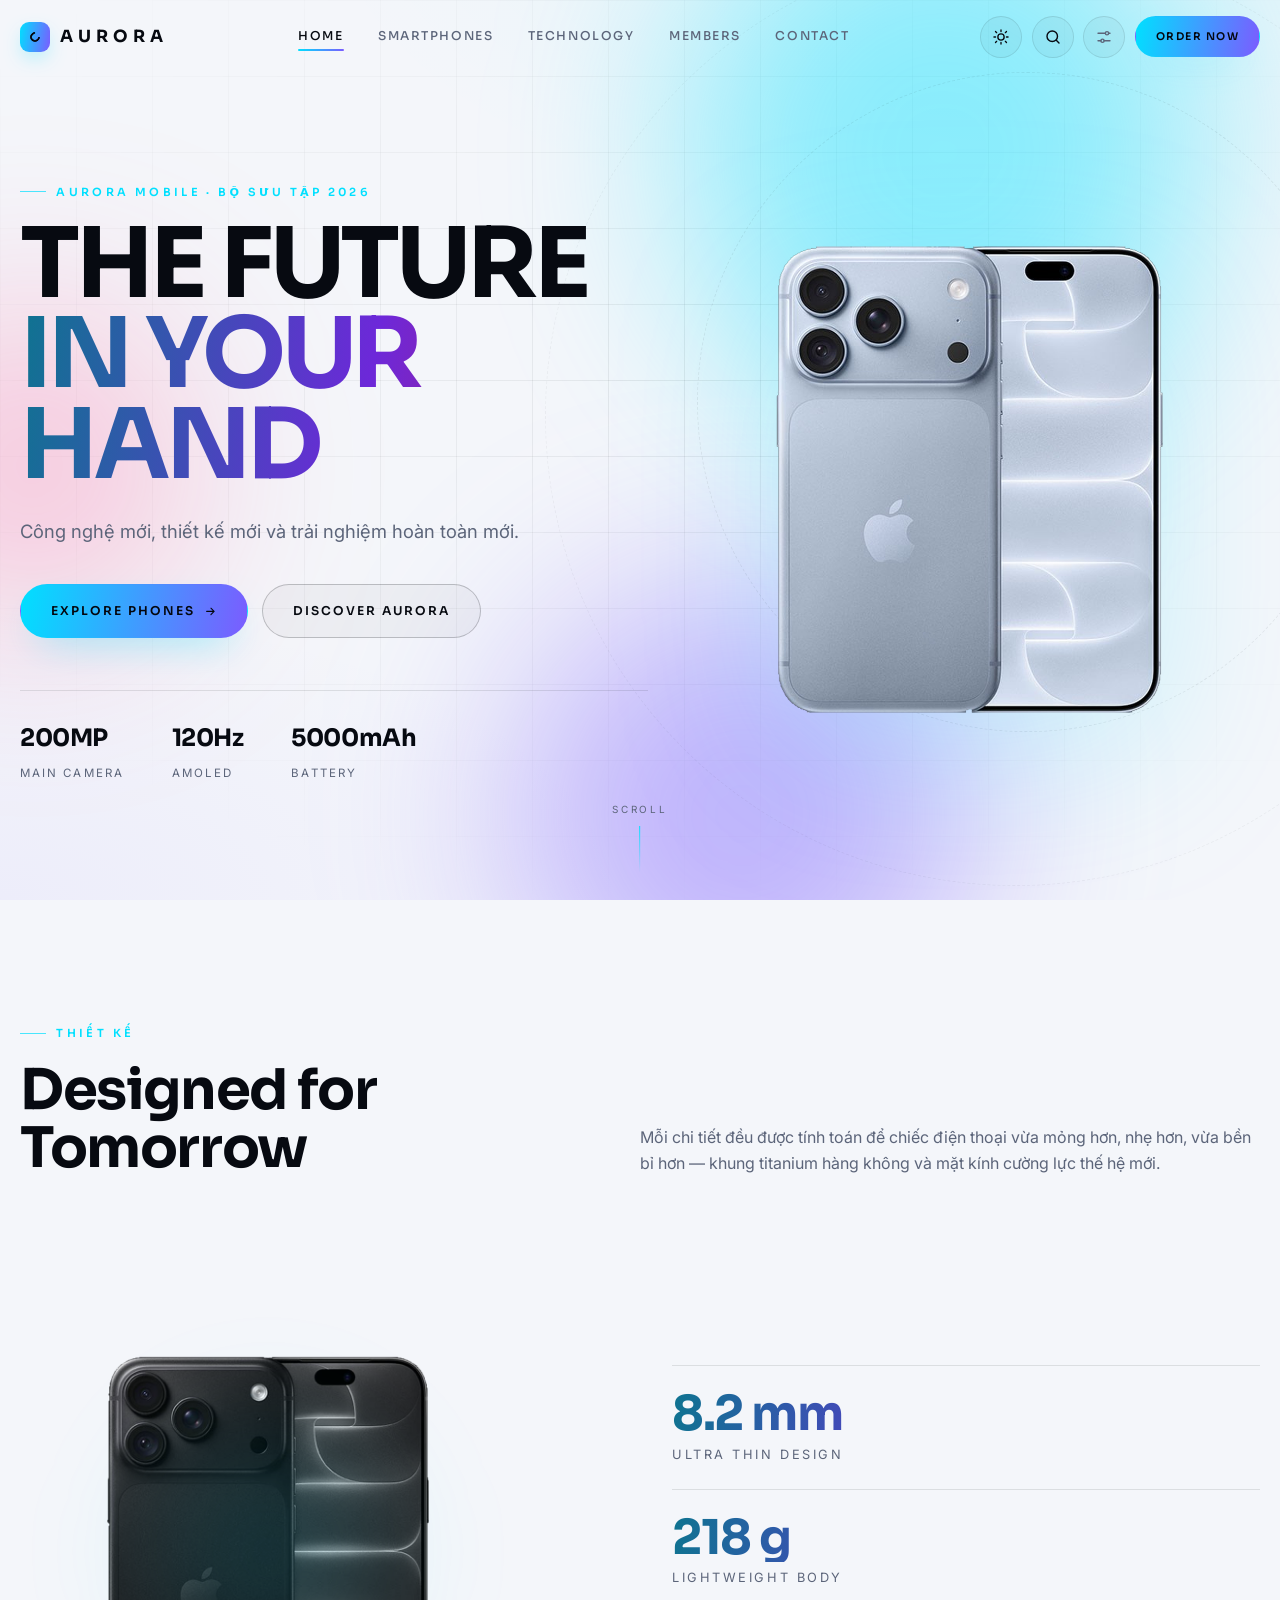
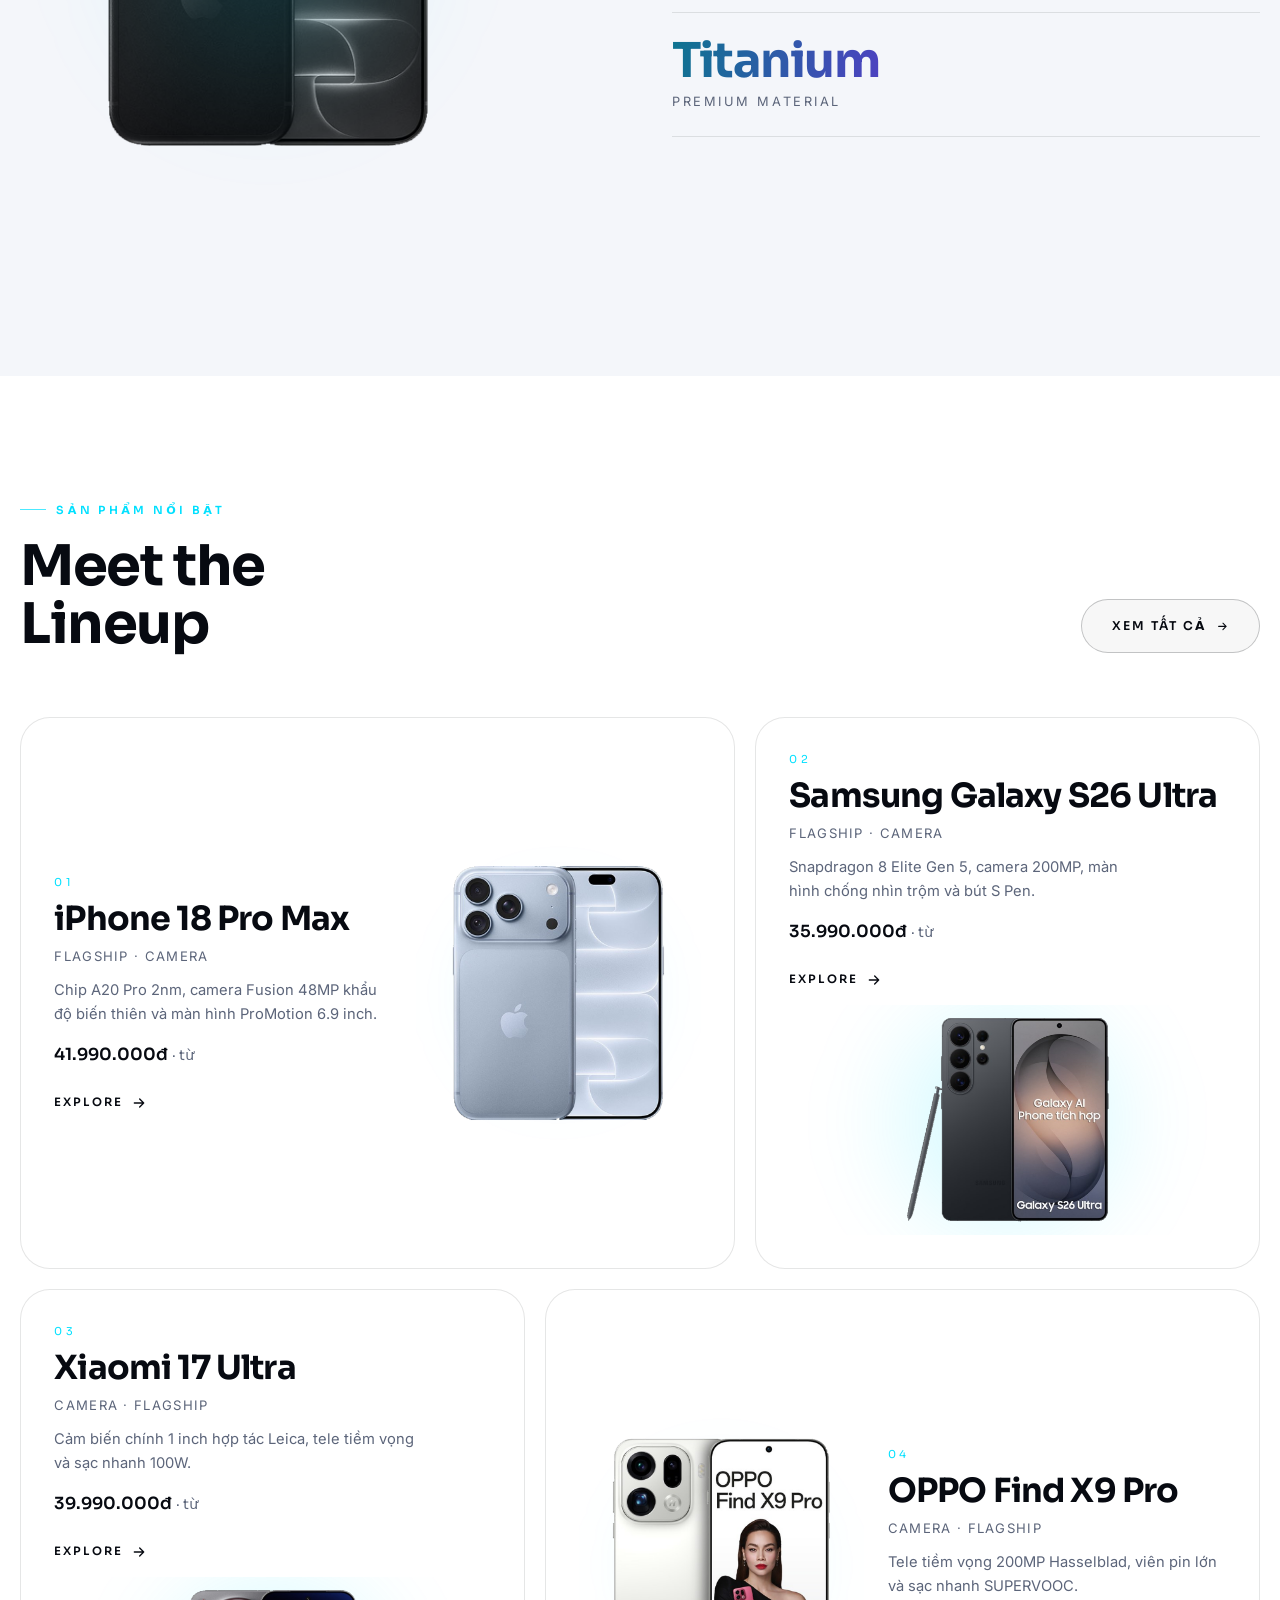
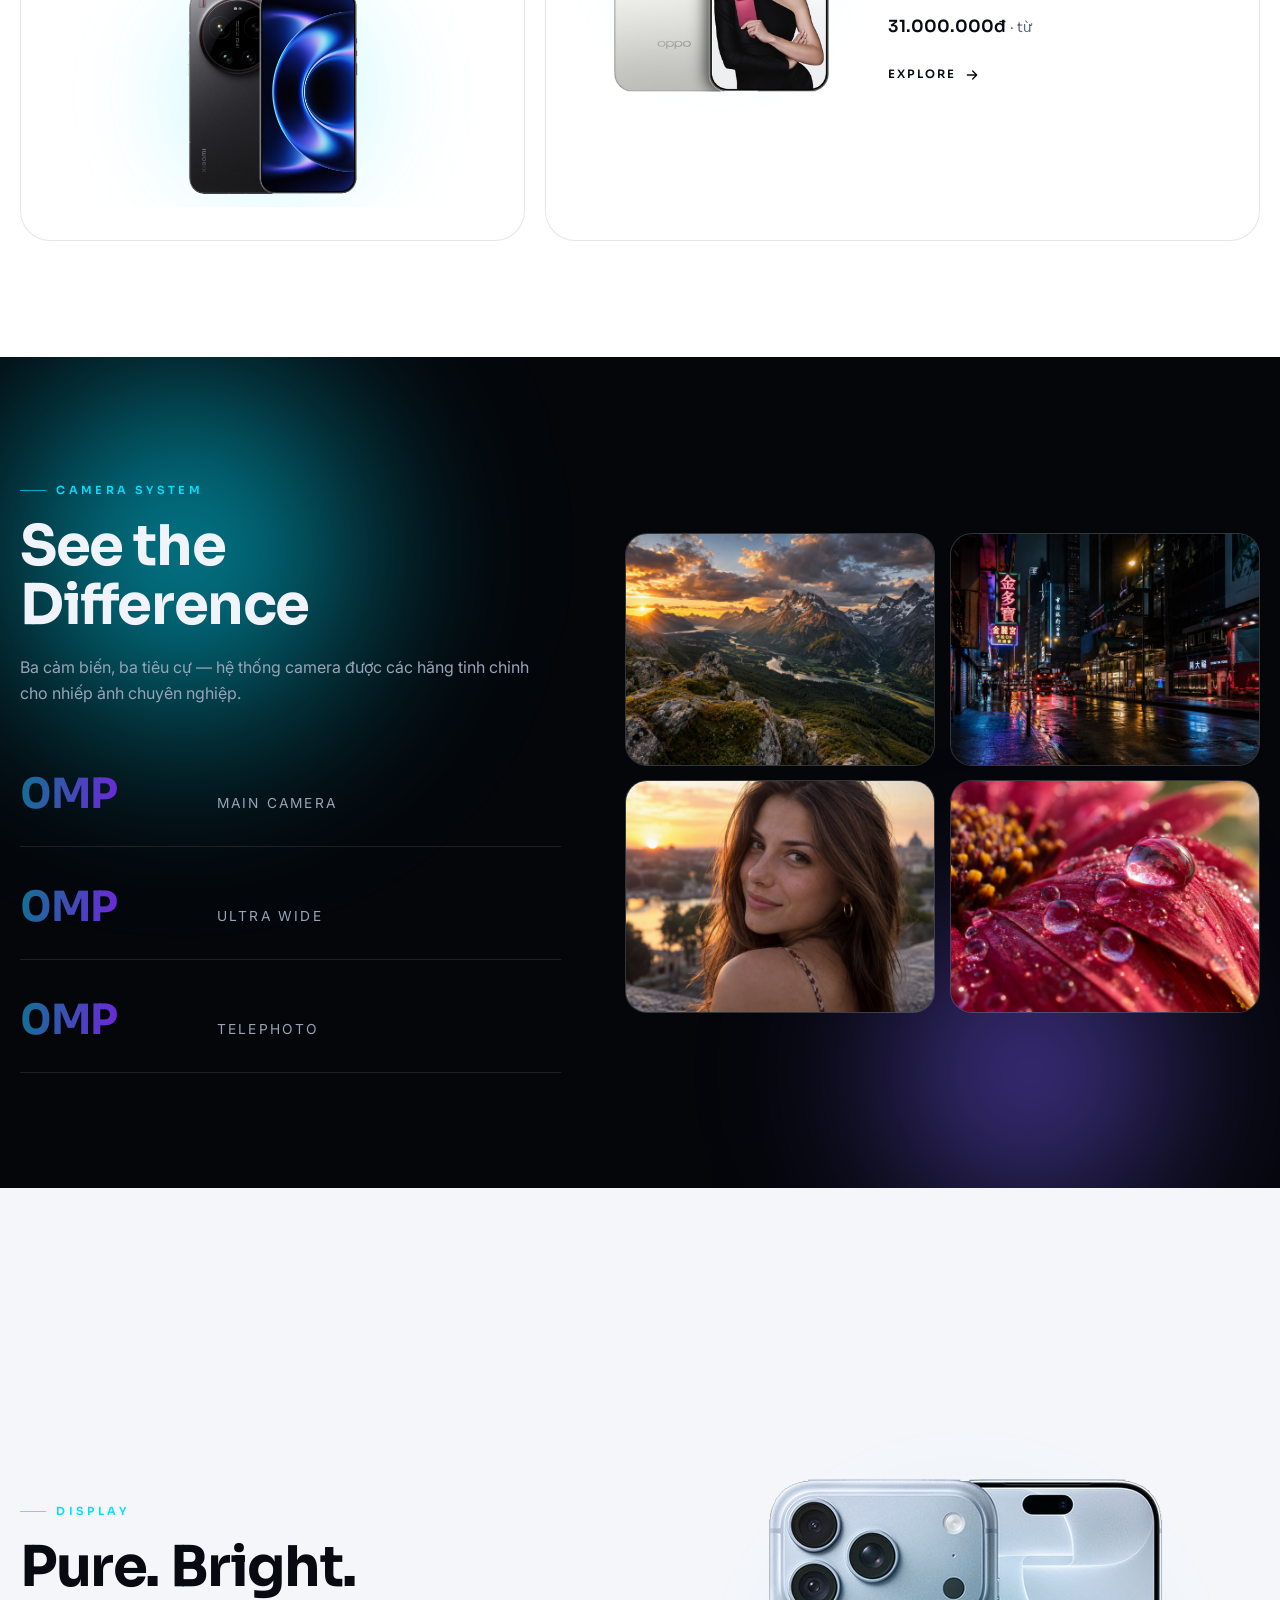
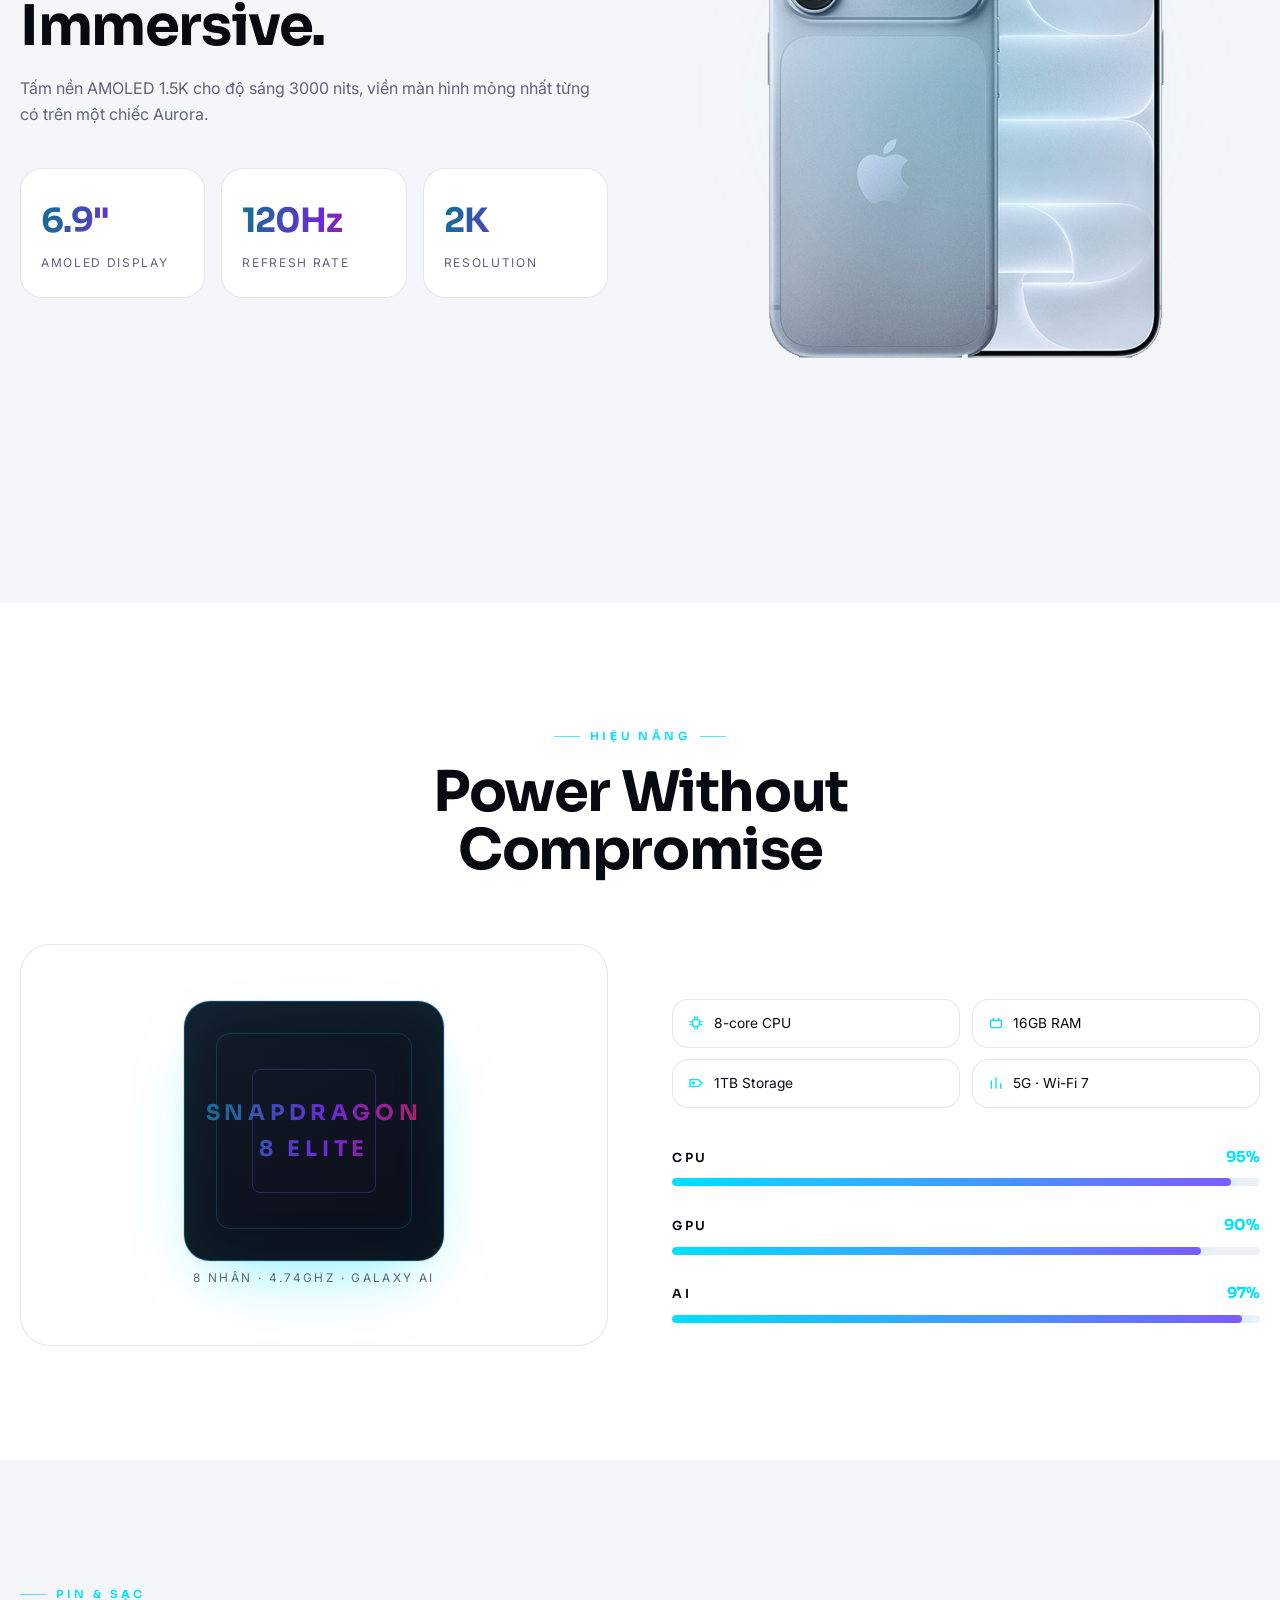
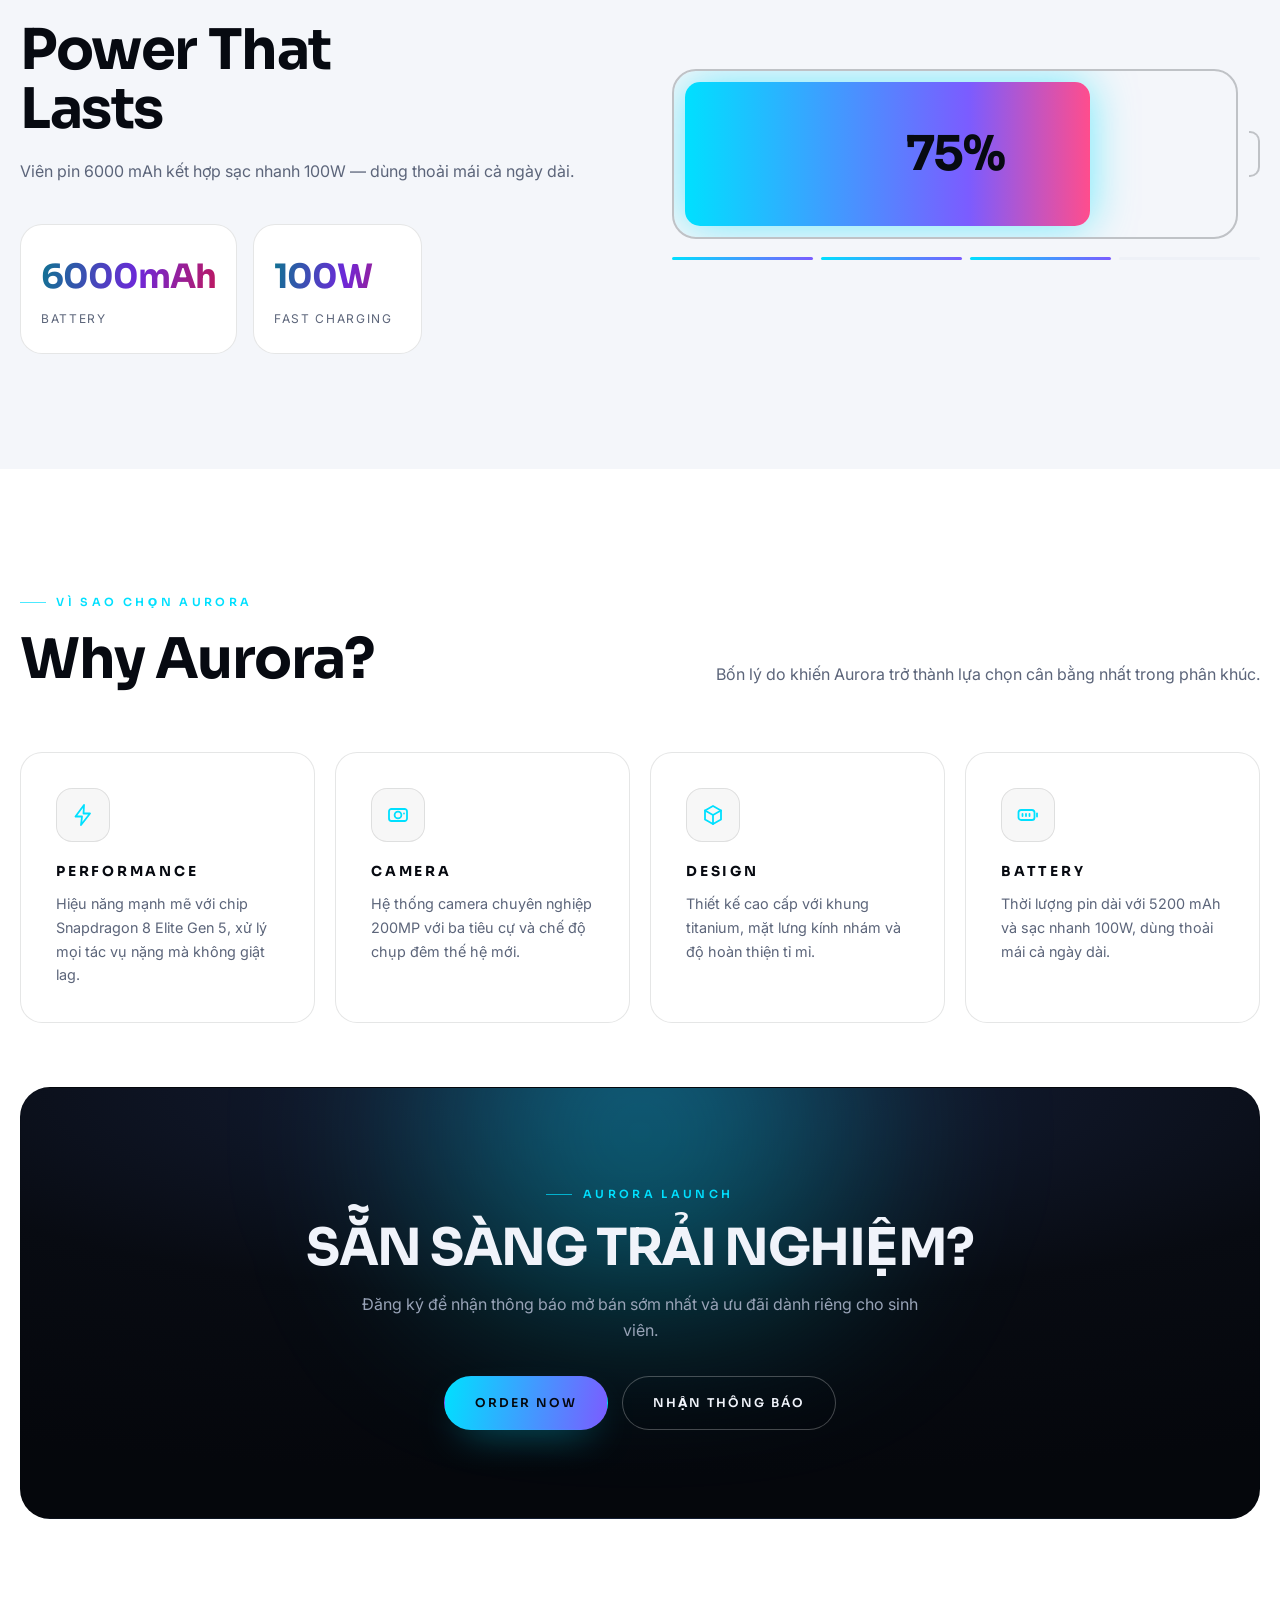
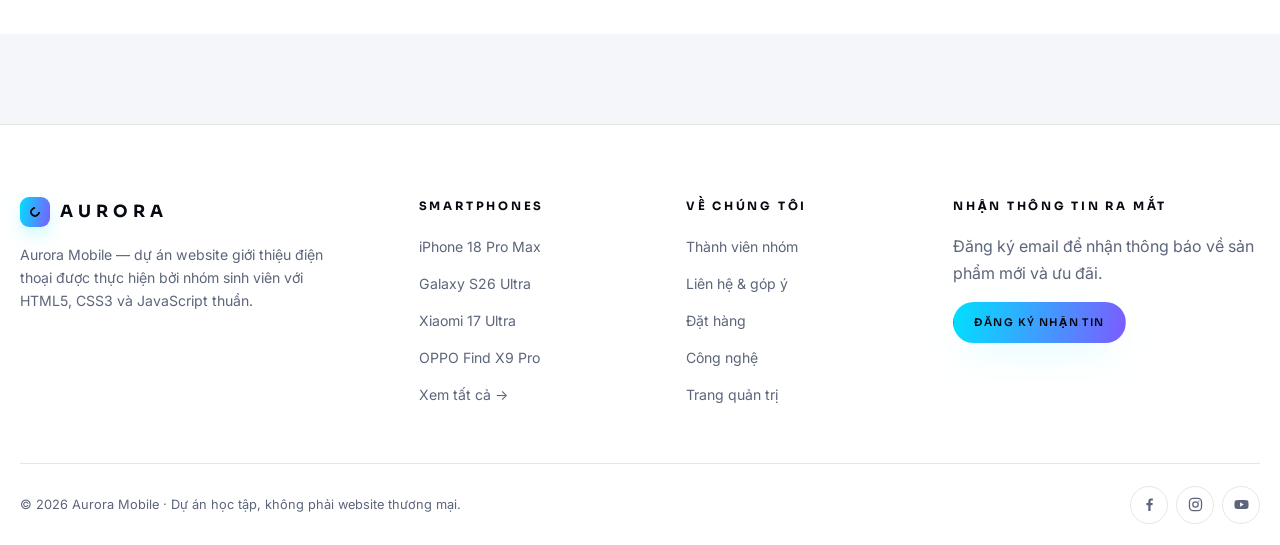
<file: index.html>
<!DOCTYPE html>
<html lang="vi" data-theme="dark">

<head>
  <meta charset="UTF-8">
  <meta name="viewport" content="width=device-width, initial-scale=1">
  <meta name="theme-color" content="#05070c">
  <link rel="icon" href="images/favicon.svg" type="image/svg+xml">
  <meta name="description"
    content="Aurora Mobile — Khám phá công nghệ di động. Bộ sưu tập iPhone, Samsung Galaxy, Xiaomi, OPPO và vivo chính hãng — camera 200MP, màn hình AMOLED 120Hz và sạc nhanh 100W.">
  <title>AURORA MOBILE — Khám phá công nghệ di động</title>

  <!-- Chống nhấp nháy theme: đọc lựa chọn đã lưu TRƯỚC khi trang vẽ -->
  <script>
    (function () {
      try {
        var t = localStorage.getItem('aurora-theme');
        if (t === 'light' || t === 'dark') document.documentElement.setAttribute('data-theme', t);
      } catch (e) { }
    })();
  </script>

  <link rel="preconnect" href="https://fonts.googleapis.com">
  <link rel="preconnect" href="https://fonts.gstatic.com" crossorigin>
  <link
    href="https://fonts.googleapis.com/css2?family=Inter:wght@400;500;600;700&family=Sora:wght@300;400;500;600;700;800&display=swap"
    rel="stylesheet">
  <link rel="stylesheet" href="css/style.css">
</head>

<body data-page="home">

  <!-- ====================================================================
       HEADER
       ==================================================================== -->
  <header class="site-header" id="siteHeader">
    <div class="header-inner">
      <a class="brand" href="index.html" aria-label="Aurora Mobile — Trang chủ">
        <span class="brand__mark" aria-hidden="true"></span>
        <span class="brand__name">Aurora</span>
      </a>

      <nav class="nav" id="primaryNav" aria-label="Điều hướng chính">
        <ul class="nav-list">
          <li><a href="index.html" data-nav="home">Home</a></li>
          <li><a href="products.html" data-nav="products">Smartphones</a></li>
          <li><a href="index.html#technology" data-nav="technology">Technology</a></li>
          <li><a href="members.html" data-nav="members">Members</a></li>
          <li><a href="contact.html" data-nav="contact">Contact</a></li>
        </ul>
      </nav>

      <div class="header-actions">
        <button class="icon-btn theme-toggle" id="themeToggle" type="button" aria-label="Đổi chế độ sáng tối">
          <svg class="ico-sun" viewBox="0 0 24 24" fill="none" stroke="currentColor" stroke-width="1.8"
            stroke-linecap="round">
            <circle cx="12" cy="12" r="4.2" />
            <path
              d="M12 2.6v2.1M12 19.3v2.1M4.7 4.7l1.5 1.5M17.8 17.8l1.5 1.5M2.6 12h2.1M19.3 12h2.1M4.7 19.3l1.5-1.5M17.8 6.2l1.5-1.5" />
          </svg>
          <svg class="ico-moon" viewBox="0 0 24 24" fill="none" stroke="currentColor" stroke-width="1.8"
            stroke-linecap="round" stroke-linejoin="round">
            <path d="M20 14.5A8.5 8.5 0 019.5 4a8.5 8.5 0 1010.5 10.5z" />
          </svg>
        </button>

        <button class="icon-btn" id="searchToggle" type="button" aria-label="Tìm kiếm sản phẩm">
          <svg viewBox="0 0 24 24" fill="none" stroke="currentColor" stroke-width="1.9" stroke-linecap="round">
            <circle cx="11" cy="11" r="7" />
            <path d="M20 20l-3.6-3.6" />
          </svg>
        </button>

        <a class="icon-btn icon-btn--admin" href="admin.html" aria-label="Trang quản trị" title="Trang quản trị">
          <svg viewBox="0 0 24 24" fill="none" stroke="currentColor" stroke-width="1.8" stroke-linecap="round"
            stroke-linejoin="round">
            <path d="M4 7h10M18 7h2M4 17h4M12 17h8" />
            <circle cx="16" cy="7" r="2.2" />
            <circle cx="10" cy="17" r="2.2" />
          </svg>
        </a>

        <a class="btn btn--primary btn--sm btn--order" href="order.html">Order Now</a>

        <button class="hamburger" id="navToggle" type="button" aria-label="Mở menu" aria-expanded="false"
          aria-controls="primaryNav">
          <span></span><span></span><span></span>
        </button>
      </div>
    </div>

    <!-- Thanh tìm kiếm trượt xuống -->
    <div class="header-search" id="headerSearch">
      <div class="container">
        <div class="search-form" role="search">
          <svg viewBox="0 0 24 24" fill="none" stroke="currentColor" stroke-width="1.9" stroke-linecap="round">
            <circle cx="11" cy="11" r="7" />
            <path d="M20 20l-3.6-3.6" />
          </svg>
          <input type="search" id="globalSearch" placeholder="Tìm điện thoại…" autocomplete="off"
            aria-label="Tìm kiếm sản phẩm">
          <button class="icon-btn" id="searchClose" type="button" aria-label="Đóng tìm kiếm">
            <svg viewBox="0 0 24 24" fill="none" stroke="currentColor" stroke-width="2" stroke-linecap="round">
              <path d="M18 6L6 18M6 6l12 12" />
            </svg>
          </button>
        </div>
        <div class="search-results" id="searchResults"></div>
      </div>
    </div>
  </header>

  <main>

    <!-- ==================================================================
         1. HERO
         ================================================================== -->
    <section class="hero" id="home">
      <div class="hero__bg" aria-hidden="true">
        <span class="hero__grid-lines"></span>
        <span class="hero__blob hero__blob--1"></span>
        <span class="hero__blob hero__blob--2"></span>
        <span class="hero__blob hero__blob--3"></span>
        <span class="hero__ring hero__ring--1"></span>
        <span class="hero__ring hero__ring--2"></span>
      </div>

      <div class="container hero__grid">
        <div class="hero__copy">
          <span class="eyebrow anim-rise d-1">Aurora Mobile · Bộ sưu tập 2026</span>

          <h1 class="hero__title anim-rise d-2">
            <span>The Future</span>
            <span class="gradient-text">In Your Hand</span>
          </h1>

          <p class="hero__desc anim-rise d-3">
            Công nghệ mới, thiết kế mới và trải nghiệm hoàn toàn mới.
          </p>

          <div class="hero__actions anim-rise d-4">
            <a class="btn btn--primary" href="products.html">
              Explore Phones
              <svg viewBox="0 0 24 24" fill="none" stroke="currentColor" stroke-width="2" stroke-linecap="round"
                stroke-linejoin="round">
                <path d="M5 12h14M13 6l6 6-6 6" />
              </svg>
            </a>
            <a class="btn btn--ghost" href="#technology">Discover Aurora</a>
          </div>

          <div class="hero__meta anim-rise d-5">
            <div>
              <b><span data-count="200" data-duration="1700">0</span>MP</b>
              <small>Main camera</small>
            </div>
            <div>
              <b><span data-count="120" data-duration="1700">0</span>Hz</b>
              <small>AMOLED</small>
            </div>
            <div>
              <b><span data-count="5000" data-duration="1900">0</span>mAh</b>
              <small>Battery</small>
            </div>
          </div>
        </div>

        <div class="hero__phone anim-pop d-3">
          <!-- ẢNH: images/hero-phone.png — thay bằng ảnh render điện thoại của nhóm -->
          <img src="images/hero-phone.png" alt="iPhone 18 Pro Max" width="900"
            height="1250">
        </div>
      </div>

      <a class="hero__scroll" href="#design">Scroll<i aria-hidden="true"></i></a>
    </section>

    <!-- ==================================================================
         2. DESIGNED FOR TOMORROW
         ================================================================== -->
    <section class="section" id="design">
      <div class="container">
        <div class="section-head">
          <div>
            <span class="eyebrow">Thiết kế</span>
            <h2 class="h-section" data-reveal="up">Designed for<br>Tomorrow</h2>
          </div>
          <p class="lead" data-reveal="up" data-delay="1">
            Mỗi chi tiết đều được tính toán để chiếc điện thoại vừa mỏng hơn, nhẹ hơn, vừa bền bỉ hơn —
            khung titanium hàng không và mặt kính cường lực thế hệ mới.
          </p>
        </div>

        <div class="split">
          <div class="split__media" data-reveal="left">
            <div class="stage">
              <!-- ẢNH: images/iphone-18-pro-max-den.png -->
              <img src="images/iphone-18-pro-max-den.png" alt="iPhone 18 Pro Max khung titanium" width="900"
                height="900" loading="lazy">
            </div>
          </div>

          <div class="split__body" data-reveal="right" data-delay="1">
            <div class="spec-rows">
              <div class="spec-row">
                <b><span data-count="8.2" data-decimals="1" data-duration="1500">0</span> mm</b>
                <span>Ultra Thin Design</span>
              </div>
              <div class="spec-row">
                <b><span data-count="218" data-duration="1500">0</span> g</b>
                <span>Lightweight Body</span>
              </div>
              <div class="spec-row">
                <b>Titanium</b>
                <span>Premium Material</span>
              </div>
            </div>
          </div>
        </div>
      </div>
    </section>

    <!-- ==================================================================
         3. MEET THE AURORA FAMILY
         ================================================================== -->
    <section class="section section--soft" id="family">
      <div class="container">
        <div class="section-head">
          <div>
            <span class="eyebrow">Sản phẩm nổi bật</span>
            <h2 class="h-section" data-reveal="up">Meet the<br>Lineup</h2>
          </div>
          <a class="btn btn--ghost" href="products.html" data-reveal="up" data-delay="1">
            Xem tất cả
            <svg viewBox="0 0 24 24" fill="none" stroke="currentColor" stroke-width="2" stroke-linecap="round"
              stroke-linejoin="round">
              <path d="M5 12h14M13 6l6 6-6 6" />
            </svg>
          </a>
        </div>

        <!-- JS render 4 sản phẩm nổi bật từ mảng PRODUCTS trong js/script.js -->
        <div class="family" id="familyGrid"></div>

        </div>
      </div>
    </section>

    <!-- ==================================================================
         4. CAMERA — SEE THE DIFFERENCE (nền tối toàn màn hình)
         ================================================================== -->
    <section class="section camera dark-scope" id="technology">
      <span class="glow glow--cyan glow--lg glow--top-left" aria-hidden="true"></span>
      <span class="glow glow--violet glow--md glow--bottom-right" aria-hidden="true"></span>

      <div class="container">
        <div class="camera__layout">
          <div class="camera__copy" data-reveal="left">
            <span class="eyebrow">Camera System</span>
            <h2 class="h-section">See the<br>Difference</h2>
            <p class="lead mt-xs">
              Ba cảm biến, ba tiêu cự — hệ thống camera được các hãng tinh chỉnh cho nhiếp ảnh chuyên nghiệp.
            </p>

            <div class="camera__stats">
              <div class="camera__stat">
                <b><span data-count="200" data-duration="1600">0</span>MP</b>
                <span>Main Camera</span>
              </div>
              <div class="camera__stat">
                <b><span data-count="50" data-duration="1600">0</span>MP</b>
                <span>Ultra Wide</span>
              </div>
              <div class="camera__stat">
                <b><span data-count="50" data-duration="1600">0</span>MP</b>
                <span>Telephoto</span>
              </div>
            </div>
          </div>

          <!-- JS tự dựng 4 ảnh từ mảng GALLERY trong js/script.js -->
          <div class="gallery" id="gallery" data-reveal="right" data-delay="1"></div>
        </div>
      </div>
    </section>

    <!-- ==================================================================
         5. DISPLAY — PURE. BRIGHT. IMMERSIVE.
         ================================================================== -->
    <section class="section" id="display">
      <div class="container">
        <div class="display__layout">
          <div class="display__copy" data-reveal="left">
            <span class="eyebrow">Display</span>
            <h2 class="h-section">Pure. Bright.<br>Immersive.</h2>
            <p class="lead mt-xs">
              Tấm nền AMOLED 1.5K cho độ sáng 3000 nits, viền màn hình mỏng nhất từng có trên một chiếc Aurora.
            </p>

            <div class="display__stats">
              <div class="display__stat">
                <b><span data-count="6.9" data-decimals="1" data-duration="1500">0</span>"</b>
                <span>AMOLED Display</span>
              </div>
              <div class="display__stat">
                <b><span data-count="120" data-duration="1500">0</span>Hz</b>
                <span>Refresh Rate</span>
              </div>
              <div class="display__stat">
                <b><span data-count="2" data-duration="1500">0</span>K</b>
                <span>Resolution</span>
              </div>
            </div>
          </div>

          <div class="display__screen stage" data-reveal="zoom" data-delay="1">
            <!-- ẢNH: images/hero-phone.png (màn hình phát sáng) -->
            <img src="images/hero-phone.png" alt="Màn hình AMOLED 144Hz của Aurora" width="900" height="1350"
              loading="lazy">
          </div>
        </div>
      </div>
    </section>

    <!-- ==================================================================
         6. PERFORMANCE — POWER WITHOUT COMPROMISE
         ================================================================== -->
    <section class="section section--soft" id="performance">
      <div class="container">
        <div class="section-head section-head--center">
          <div>
            <span class="eyebrow">Hiệu năng</span>
            <h2 class="h-section" data-reveal="up">Power Without<br>Compromise</h2>
          </div>
        </div>

        <div class="perf__layout">
          <div class="chip-card" data-reveal="left">
            <div class="chip-card__die">
              <span class="chip-card__label">Snapdragon<br>8 Elite</span>
            </div>
            <p class="chip-card__note">8 nhân · 4.74GHz · Galaxy AI</p>
          </div>

          <div class="perf__bars" data-reveal="right" data-delay="1">
            <ul class="chip-list">
              <li>
                <svg viewBox="0 0 24 24" fill="none" stroke="currentColor" stroke-width="2" stroke-linecap="round">
                  <rect x="7" y="7" width="10" height="10" rx="2" />
                  <path d="M10 3v2M14 3v2M10 19v2M14 19v2M3 10h2M3 14h2M19 10h2M19 14h2" />
                </svg>
                8-core CPU
              </li>
              <li>
                <svg viewBox="0 0 24 24" fill="none" stroke="currentColor" stroke-width="2" stroke-linecap="round">
                  <path d="M4 8h16v9a2 2 0 01-2 2H6a2 2 0 01-2-2V8zM8 5v3M16 5v3" />
                </svg>
                16GB RAM
              </li>
              <li>
                <svg viewBox="0 0 24 24" fill="none" stroke="currentColor" stroke-width="2" stroke-linecap="round">
                  <path d="M3 7h13l5 5-5 5H3z" />
                  <circle cx="8" cy="12" r="1.6" />
                </svg>
                1TB Storage
              </li>
              <li>
                <svg viewBox="0 0 24 24" fill="none" stroke="currentColor" stroke-width="2" stroke-linecap="round">
                  <path d="M5 20V9M12 20V4M19 20v-7" />
                </svg>
                5G · Wi-Fi 7
              </li>
            </ul>

            <div class="bars mt-sm">
              <div class="bar" data-bar="95">
                <div class="bar__head">
                  <span class="bar__name">CPU</span>
                  <span class="bar__val">0%</span>
                </div>
                <div class="bar__track"><span class="bar__fill"></span></div>
              </div>

              <div class="bar" data-bar="90">
                <div class="bar__head">
                  <span class="bar__name">GPU</span>
                  <span class="bar__val">0%</span>
                </div>
                <div class="bar__track"><span class="bar__fill"></span></div>
              </div>

              <div class="bar" data-bar="97">
                <div class="bar__head">
                  <span class="bar__name">AI</span>
                  <span class="bar__val">0%</span>
                </div>
                <div class="bar__track"><span class="bar__fill"></span></div>
              </div>
            </div>
          </div>
        </div>
      </div>
    </section>

    <!-- ==================================================================
         7. BATTERY — POWER THAT LASTS
         ================================================================== -->
    <section class="section" id="power">
      <div class="container">
        <div class="battery__layout">
          <div class="battery__copy" data-reveal="left">
            <span class="eyebrow">Pin &amp; Sạc</span>
            <h2 class="h-section">Power That<br>Lasts</h2>
            <p class="lead mt-xs">
              Viên pin 6000 mAh kết hợp sạc nhanh 100W — dùng thoải mái cả ngày dài.
            </p>

            <div class="display__stats grid-2">
              <div class="display__stat">
                <b><span data-count="6000" data-duration="1700">0</span>mAh</b>
                <span>Battery</span>
              </div>
              <div class="display__stat">
                <b><span data-count="100" data-duration="1500">0</span>W</b>
                <span>Fast Charging</span>
              </div>
            </div>
          </div>

          <div class="battery__visual" data-reveal="right" data-delay="1">
            <div class="battery" id="battery">
              <div class="battery__body">
                <div class="battery__fill" id="batteryFill"></div>
                <span class="battery__pct" id="batteryPct">0%</span>
              </div>
              <span class="battery__cap" aria-hidden="true"></span>
            </div>

            <ul class="battery__steps" aria-hidden="true">
              <li></li>
              <li></li>
              <li></li>
              <li></li>
            </ul>
          </div>
        </div>
      </div>
    </section>

    <!-- ==================================================================
         8. WHY AURORA?
         ================================================================== -->
    <section class="section section--soft" id="why">
      <div class="container">
        <div class="section-head">
          <div>
            <span class="eyebrow">Vì sao chọn Aurora</span>
            <h2 class="h-section" data-reveal="up">Why Aurora?</h2>
          </div>
          <p class="lead" data-reveal="up" data-delay="1">
            Bốn lý do khiến Aurora trở thành lựa chọn cân bằng nhất trong phân khúc.
          </p>
        </div>

        <div class="why-grid">
          <article class="why-card" data-reveal="up">
            <span class="why-card__icon">
              <svg viewBox="0 0 24 24" fill="none" stroke="currentColor" stroke-width="1.8" stroke-linecap="round"
                stroke-linejoin="round">
                <path d="M13 2L4.5 13.5H11L10 22l9-11.5h-6.5L13 2z" />
              </svg>
            </span>
            <h3>Performance</h3>
            <p>Hiệu năng mạnh mẽ với chip Snapdragon 8 Elite Gen 5, xử lý mọi tác vụ nặng mà không giật lag.</p>
          </article>

          <article class="why-card" data-reveal="up" data-delay="1">
            <span class="why-card__icon">
              <svg viewBox="0 0 24 24" fill="none" stroke="currentColor" stroke-width="1.8" stroke-linecap="round"
                stroke-linejoin="round">
                <path
                  d="M3 8.5A2.5 2.5 0 015.5 6h13A2.5 2.5 0 0121 8.5v7A2.5 2.5 0 0118.5 18h-13A2.5 2.5 0 013 15.5v-7z" />
                <circle cx="12" cy="12" r="3.4" />
                <path d="M18 10.5v.01" />
              </svg>
            </span>
            <h3>Camera</h3>
            <p>Hệ thống camera chuyên nghiệp 200MP với ba tiêu cự và chế độ chụp đêm thế hệ mới.</p>
          </article>

          <article class="why-card" data-reveal="up" data-delay="2">
            <span class="why-card__icon">
              <svg viewBox="0 0 24 24" fill="none" stroke="currentColor" stroke-width="1.8" stroke-linecap="round"
                stroke-linejoin="round">
                <path d="M12 3l8 4.5v9L12 21l-8-4.5v-9L12 3z" />
                <path d="M12 12l8-4.5M12 12v9M12 12L4 7.5" />
              </svg>
            </span>
            <h3>Design</h3>
            <p>Thiết kế cao cấp với khung titanium, mặt lưng kính nhám và độ hoàn thiện tỉ mỉ.</p>
          </article>

          <article class="why-card" data-reveal="up" data-delay="3">
            <span class="why-card__icon">
              <svg viewBox="0 0 24 24" fill="none" stroke="currentColor" stroke-width="1.8" stroke-linecap="round"
                stroke-linejoin="round">
                <rect x="2.5" y="7" width="16" height="10" rx="2.6" />
                <path d="M21 10.5v3" />
                <path d="M6.5 11v2M10 11v2M13.5 11v2" />
              </svg>
            </span>
            <h3>Battery</h3>
            <p>Thời lượng pin dài với 5200 mAh và sạc nhanh 100W, dùng thoải mái cả ngày dài.</p>
          </article>
        </div>

        <div class="cta-band mt-lg" data-reveal="up">
          <span class="eyebrow">Aurora Launch</span>
          <h2>Sẵn sàng trải nghiệm?</h2>
          <p>Đăng ký để nhận thông báo mở bán sớm nhất và ưu đãi dành riêng cho sinh viên.</p>
          <div class="hero__actions center-x">
            <a class="btn btn--primary" href="order.html">Order Now</a>
            <button class="btn btn--ghost btn--on-dark" type="button" data-open-modal="notify">Nhận thông báo</button>
          </div>
        </div>
      </div>
    </section>

  </main>

  <!-- ====================================================================
       FOOTER
       ==================================================================== -->
  <footer class="site-footer">
    <div class="container">
      <div class="footer-grid">
        <div class="footer-brand">
          <a class="brand" href="index.html">
            <span class="brand__mark" aria-hidden="true"></span>
            <span class="brand__name">Aurora</span>
          </a>
          <p>Aurora Mobile — dự án website giới thiệu điện thoại được thực hiện bởi nhóm sinh viên với HTML5, CSS3 và
            JavaScript thuần.</p>
        </div>

        <div class="footer-col">
          <h4>Smartphones</h4>
          <ul>
            <li><a href="product-detail.html?id=iphone-18-pro-max">iPhone 18 Pro Max</a></li>
            <li><a href="product-detail.html?id=galaxy-s26-ultra">Galaxy S26 Ultra</a></li>
            <li><a href="product-detail.html?id=xiaomi-17-ultra">Xiaomi 17 Ultra</a></li>
            <li><a href="product-detail.html?id=oppo-find-x9-pro">OPPO Find X9 Pro</a></li>
            <li><a href="products.html">Xem tất cả →</a></li>
          </ul>
        </div>

        <div class="footer-col">
          <h4>Về chúng tôi</h4>
          <ul>
            <li><a href="members.html">Thành viên nhóm</a></li>
            <li><a href="contact.html">Liên hệ &amp; góp ý</a></li>
            <li><a href="order.html">Đặt hàng</a></li>
            <li><a href="index.html#technology">Công nghệ</a></li>
            <li><a href="admin.html">Trang quản trị</a></li>
          </ul>
        </div>

        <div class="footer-col">
          <h4>Nhận thông tin ra mắt</h4>
          <p class="muted">Đăng ký email để nhận thông báo về sản phẩm mới và ưu đãi.</p>
          <div class="newsletter">
            <button class="btn btn--primary btn--sm" type="button" data-open-modal="notify">Đăng ký nhận tin</button>
          </div>
        </div>
      </div>

      <div class="footer-bottom">
        <span>© 2026 Aurora Mobile · Dự án học tập, không phải website thương mại.</span>
        <div class="footer-social">
          <a href="contact.html" aria-label="Facebook">
            <svg viewBox="0 0 24 24" fill="currentColor">
              <path
                d="M13.5 21v-8h2.7l.4-3.1h-3.1V7.9c0-.9.25-1.5 1.55-1.5h1.65V3.6A22 22 0 0014.3 3.5c-2.4 0-4 1.45-4 4.1v2.3H7.6V13h2.7v8h3.2z" />
            </svg>
          </a>
          <a href="contact.html" aria-label="Instagram">
            <svg viewBox="0 0 24 24" fill="none" stroke="currentColor" stroke-width="1.8">
              <rect x="3.5" y="3.5" width="17" height="17" rx="5" />
              <circle cx="12" cy="12" r="3.8" />
              <path d="M16.8 7.2v.01" stroke-linecap="round" />
            </svg>
          </a>
          <a href="contact.html" aria-label="YouTube">
            <svg viewBox="0 0 24 24" fill="currentColor">
              <path
                d="M21.6 7.9a2.5 2.5 0 00-1.75-1.77C18.25 5.7 12 5.7 12 5.7s-6.25 0-7.85.43A2.5 2.5 0 002.4 7.9 26 26 0 002 12a26 26 0 00.4 4.1 2.5 2.5 0 001.75 1.77c1.6.43 7.85.43 7.85.43s6.25 0 7.85-.43a2.5 2.5 0 001.75-1.77A26 26 0 0022 12a26 26 0 00-.4-4.1zM10 15.1V8.9l5.2 3.1-5.2 3.1z" />
            </svg>
          </a>
        </div>
      </div>
    </div>
  </footer>

  <!-- Nút cuộn lên đầu trang + vòng tiến trình -->
  <button class="to-top" id="toTop" type="button" aria-label="Về đầu trang">
    <svg class="to-top__ring" viewBox="0 0 52 52" aria-hidden="true">
      <circle class="track" cx="26" cy="26" r="26"></circle>
      <circle class="bar" cx="26" cy="26" r="26"></circle>
    </svg>
    <svg viewBox="0 0 24 24" fill="none" stroke="currentColor" stroke-width="2" stroke-linecap="round"
      stroke-linejoin="round">
      <path d="M12 19V5M6 11l6-6 6 6" />
    </svg>
  </button>

  <!-- Toast -->
  <div class="toast-stack" id="toastStack" aria-live="polite" aria-atomic="false"></div>

  <!-- ====================================================================
       LIGHTBOX (xem ảnh gallery)
       ==================================================================== -->
  <div class="lightbox" id="lightbox" role="dialog" aria-modal="true" aria-label="Xem ảnh lớn" aria-hidden="true">
    <figure class="lightbox__figure">
      <button class="lightbox__close" type="button" aria-label="Đóng">
        <svg viewBox="0 0 24 24" fill="none" stroke="currentColor" stroke-width="2" stroke-linecap="round">
          <path d="M18 6L6 18M6 6l12 12" />
        </svg>
      </button>
      <img class="lightbox__img" id="lightboxImg" src="images/camera-01.jpg" alt="">
      <figcaption class="lightbox__cap">
        <span id="lightboxTitle">Golden Hour</span>
        <span class="lightbox__count"><span id="lightboxMeta"></span> · <span id="lightboxCount">1 / 4</span></span>
      </figcaption>
    </figure>
  </div>

  <!-- ====================================================================
       MODAL đăng ký nhận thông báo
       ==================================================================== -->
  <div class="modal" id="notifyModal" role="dialog" aria-modal="true" aria-labelledby="notifyTitle" aria-hidden="true">
    <div class="modal__dialog">
      <button class="modal__close" type="button" aria-label="Đóng">
        <svg viewBox="0 0 24 24" fill="none" stroke="currentColor" stroke-width="2" stroke-linecap="round">
          <path d="M18 6L6 18M6 6l12 12" />
        </svg>
      </button>

      <span class="modal__eyebrow">Aurora Launch</span>
      <h2 class="modal__title" id="notifyTitle">Nhận thông báo mở bán</h2>
      <p class="modal__desc">Để lại email, chúng tôi sẽ thông báo cho bạn ngay khi có sản phẩm mới lên kệ.</p>

      <form id="notifyForm" novalidate>
        <div class="form-grid form-grid--single">
          <div class="field">
            <label for="n-email">Email <span class="req">*</span></label>
            <input class="input" type="email" id="n-email" name="n-email" placeholder="ban@example.com"
              autocomplete="email">
            <p class="msg" role="alert"></p>
          </div>
        </div>

        <button class="btn btn--primary btn--block mt-md" type="submit">Đăng ký</button>
      </form>
    </div>
  </div>

  <script src="js/script.js"></script>
</body>

</html>
</file>
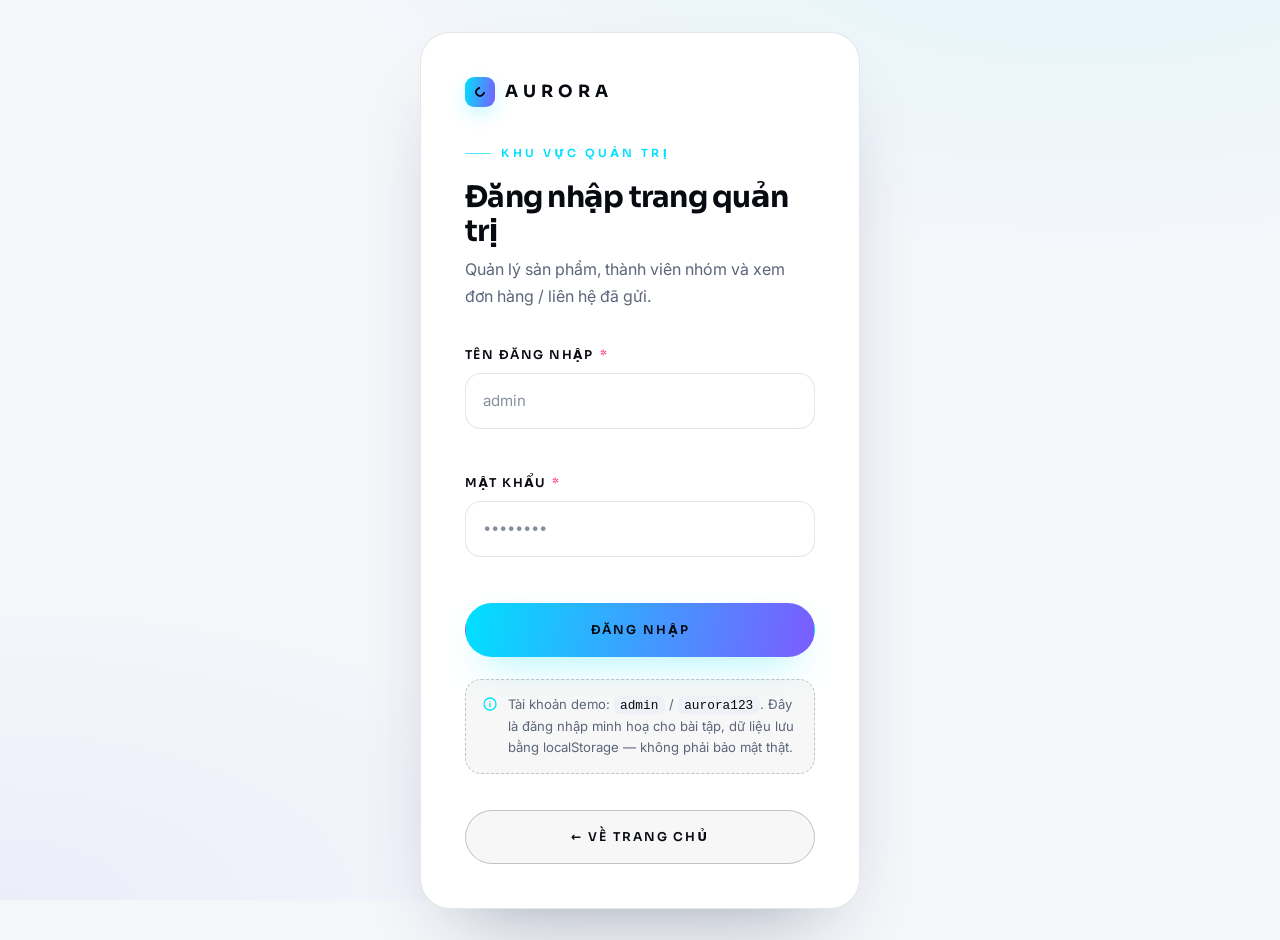
<file: admin.html>
<!DOCTYPE html>
<html lang="vi" data-theme="dark">

<head>
  <meta charset="UTF-8">
  <meta name="viewport" content="width=device-width, initial-scale=1">
  <meta name="theme-color" content="#05070c">
  <meta name="robots" content="noindex">
  <meta name="description" content="Trang quản trị Aurora Mobile — dashboard thống kê, quản lý sản phẩm và thành viên.">
  <title>Admin — AURORA MOBILE</title>

  <script>
    (function () {
      try {
        var t = localStorage.getItem('aurora-theme');
        if (t === 'light' || t === 'dark') document.documentElement.setAttribute('data-theme', t);
      } catch (e) { }
    })();
  </script>

  <link rel="icon" href="images/favicon.svg" type="image/svg+xml">
  <link rel="preconnect" href="https://fonts.googleapis.com">
  <link rel="preconnect" href="https://fonts.gstatic.com" crossorigin>
  <link
    href="https://fonts.googleapis.com/css2?family=Inter:wght@400;500;600;700&family=Sora:wght@300;400;500;600;700;800&display=swap"
    rel="stylesheet">
  <link rel="stylesheet" href="css/style.css">
</head>

<body data-page="admin">

  <!-- ====================================================================
       1. MÀN HÌNH ĐĂNG NHẬP
       ==================================================================== -->
  <div class="admin-login" id="adminLogin">
    <div class="login-card">
      <a class="brand" href="index.html" aria-label="Aurora Mobile — Trang chủ">
        <span class="brand__mark" aria-hidden="true"></span>
        <span class="brand__name">Aurora</span>
      </a>

      <span class="eyebrow">Khu vực quản trị</span>
      <h1>Đăng nhập trang quản trị</h1>
      <p class="muted">Quản lý sản phẩm, thành viên nhóm và xem đơn hàng / liên hệ đã gửi.</p>

      <form id="loginForm" class="mt-sm" novalidate>
        <div class="form-grid form-grid--single">
          <div class="field">
            <label for="l-user">Tên đăng nhập <span class="req">*</span></label>
            <input class="input" type="text" id="l-user" name="l-user" placeholder="admin" autocomplete="username">
            <p class="msg" role="alert"></p>
          </div>

          <div class="field">
            <label for="l-pass">Mật khẩu <span class="req">*</span></label>
            <input class="input" type="password" id="l-pass" name="l-pass" placeholder="••••••••"
              autocomplete="current-password">
            <p class="msg" role="alert"></p>
          </div>
        </div>

        <button class="btn btn--primary btn--block mt-md" type="submit">Đăng nhập</button>
      </form>

      <p class="login-hint">
        <svg viewBox="0 0 24 24" fill="none" stroke="currentColor" stroke-width="1.9" stroke-linecap="round"
          stroke-linejoin="round">
          <circle cx="12" cy="12" r="9" />
          <path d="M12 16v-5M12 8v.01" />
        </svg>
        <span>
          Tài khoản demo: <code>admin</code> / <code>aurora123</code>.
          Đây là đăng nhập minh hoạ cho bài tập, dữ liệu lưu bằng localStorage — không phải bảo mật thật.
        </span>
      </p>

      <div class="mt-sm">
        <a class="btn btn--ghost btn--block" href="index.html">← Về trang chủ</a>
      </div>
    </div>
  </div>

  <!-- ====================================================================
       2. ỨNG DỤNG QUẢN TRỊ
       ==================================================================== -->
  <div class="admin-shell" id="adminShell" hidden>

    <!-- Sidebar -->
    <aside class="admin-side">
      <a class="brand" href="index.html" aria-label="Aurora Mobile">
        <span class="brand__mark" aria-hidden="true"></span>
        <span class="brand__name">Aurora</span>
      </a>

      <div class="admin-side__navwrap">
        <p class="admin-side__label">Quản lý</p>
        <nav class="admin-nav" id="adminNav" aria-label="Điều hướng quản trị">
          <button type="button" data-tab="dashboard" class="is-active">
            <svg viewBox="0 0 24 24" fill="none" stroke="currentColor" stroke-width="1.9" stroke-linecap="round"
              stroke-linejoin="round">
              <rect x="3.5" y="3.5" width="7" height="7" rx="2" />
              <rect x="13.5" y="3.5" width="7" height="7" rx="2" />
              <rect x="3.5" y="13.5" width="7" height="7" rx="2" />
              <rect x="13.5" y="13.5" width="7" height="7" rx="2" />
            </svg>
            Dashboard
          </button>

          <button type="button" data-tab="products">
            <svg viewBox="0 0 24 24" fill="none" stroke="currentColor" stroke-width="1.9" stroke-linecap="round"
              stroke-linejoin="round">
              <rect x="6" y="2.5" width="12" height="19" rx="3" />
              <path d="M11 18.5h2" />
            </svg>
            Sản phẩm
            <span class="admin-nav__count" id="navCountProducts">0</span>
          </button>

          <button type="button" data-tab="members">
            <svg viewBox="0 0 24 24" fill="none" stroke="currentColor" stroke-width="1.9" stroke-linecap="round"
              stroke-linejoin="round">
              <circle cx="9" cy="8" r="3.4" />
              <path d="M3 20c0-3.3 2.7-6 6-6s6 2.7 6 6" />
              <path d="M16 5.2a3.4 3.4 0 010 5.6M18 20c0-2.2-.8-4.2-2.2-5.6" />
            </svg>
            Thành viên
            <span class="admin-nav__count" id="navCountMembers">0</span>
          </button>

          <button type="button" data-tab="inbox">
            <svg viewBox="0 0 24 24" fill="none" stroke="currentColor" stroke-width="1.9" stroke-linecap="round"
              stroke-linejoin="round">
              <path d="M3.5 6.5h17v11a2 2 0 01-2 2h-13a2 2 0 01-2-2v-11z" />
              <path d="M3.5 7.5l8.5 6 8.5-6" />
            </svg>
            Đơn hàng &amp; liên hệ
            <span class="admin-nav__count" id="navCountInbox">0</span>
          </button>
        </nav>
      </div>

      <div class="admin-side__foot">
        <a class="btn btn--ghost btn--sm" href="index.html" aria-label="Xem website">
          <svg viewBox="0 0 24 24" fill="none" stroke="currentColor" stroke-width="1.9" stroke-linecap="round"
            stroke-linejoin="round">
            <path d="M14 4h6v6" />
            <path d="M20 4l-8.5 8.5" />
            <path d="M18 14v4a2 2 0 01-2 2H6a2 2 0 01-2-2V8a2 2 0 012-2h4" />
          </svg>
          <span class="btn__label">Xem website</span>
        </a>

        <button class="btn btn--ghost btn--sm theme-toggle" id="themeToggle" type="button"
          aria-label="Đổi chế độ sáng tối">
          <svg class="ico-sun" viewBox="0 0 24 24" fill="none" stroke="currentColor" stroke-width="1.8"
            stroke-linecap="round">
            <circle cx="12" cy="12" r="4.2" />
            <path
              d="M12 2.6v2.1M12 19.3v2.1M4.7 4.7l1.5 1.5M17.8 17.8l1.5 1.5M2.6 12h2.1M19.3 12h2.1M4.7 19.3l1.5-1.5M17.8 6.2l1.5-1.5" />
          </svg>
          <svg class="ico-moon" viewBox="0 0 24 24" fill="none" stroke="currentColor" stroke-width="1.8"
            stroke-linecap="round" stroke-linejoin="round">
            <path d="M20 14.5A8.5 8.5 0 019.5 4a8.5 8.5 0 1010.5 10.5z" />
          </svg>
          <span class="btn__label">Đổi giao diện</span>
        </button>

        <button class="btn btn--ghost btn--sm" type="button" id="logoutBtn" aria-label="Đăng xuất">
          <svg viewBox="0 0 24 24" fill="none" stroke="currentColor" stroke-width="1.9" stroke-linecap="round"
            stroke-linejoin="round">
            <path d="M15 4h3a2 2 0 012 2v12a2 2 0 01-2 2h-3" />
            <path d="M10 16l-4-4 4-4" />
            <path d="M6 12h9" />
          </svg>
          <span class="btn__label">Đăng xuất</span>
        </button>
      </div>
    </aside>

    <!-- Nội dung -->
    <div class="admin-main">
      <header class="admin-top">
        <div class="admin-top__title">
          <span id="adminTitle">Dashboard</span>
          <span class="admin-top__sub" id="adminSub">Tổng quan hệ thống Aurora Mobile</span>
        </div>
        <div class="admin-top__actions" id="adminActions"></div>
      </header>

      <!-- ---------------------------- DASHBOARD ---------------------------- -->
      <section class="admin-panel" id="tab-dashboard" data-panel="dashboard">
        <div class="stat-grid" id="statGrid"></div>

        <div class="admin-grid-2">
          <div class="chart">
            <div class="admin-section-title">Sản phẩm theo danh mục</div>
            <div class="chart__rows" id="chartCategory"></div>
          </div>

          <div class="chart">
            <div class="admin-section-title">Giá niêm yết theo sản phẩm <span>(256GB)</span></div>
            <div class="chart__rows" id="chartPrice"></div>
          </div>
        </div>

        <div class="admin-grid-2">
          <div class="chart">
            <div class="admin-section-title">Đơn hàng theo sản phẩm</div>
            <div class="chart__rows" id="chartOrders"></div>
          </div>

          <div class="chart">
            <div class="admin-section-title">Liên hệ theo chủ đề</div>
            <div class="chart__rows" id="chartTopics"></div>
          </div>
        </div>
      </section>

      <!-- ---------------------------- SẢN PHẨM ----------------------------- -->
      <section class="admin-panel" id="tab-products" data-panel="products" hidden>
        <div class="admin-toolbar">
          <label class="field-inline">
            <span class="sr-only">Tìm sản phẩm</span>
            <svg viewBox="0 0 24 24" fill="none" stroke="currentColor" stroke-width="2" stroke-linecap="round">
              <circle cx="11" cy="11" r="7" />
              <path d="M20 20l-3.6-3.6" />
            </svg>
            <input type="search" id="adminProductSearch" placeholder="Tìm theo tên hoặc danh mục…" autocomplete="off">
          </label>

          <div class="admin-toolbar__spacer"></div>

          <button class="btn btn--ghost btn--sm" type="button" id="resetProducts">Khôi phục dữ liệu gốc</button>
          <button class="btn btn--primary btn--sm" type="button" id="addProduct">+ Thêm sản phẩm</button>
        </div>

        <div class="table-wrap">
          <table class="data-table">
            <thead>
              <tr>
                <th>Ảnh</th>
                <th>Sản phẩm</th>
                <th>Danh mục</th>
                <th>Giá (256GB)</th>
                <th>Nhãn</th>
                <th class="ta-r">Hành động</th>
              </tr>
            </thead>
            <tbody id="productRows"></tbody>
          </table>
        </div>

        <p class="field__hint" id="productCount"></p>
      </section>

      <!-- --------------------------- THÀNH VIÊN ---------------------------- -->
      <section class="admin-panel" id="tab-members" data-panel="members" hidden>
        <div class="admin-toolbar">
          <div class="admin-section-title">Danh sách thành viên nhóm</div>
          <div class="admin-toolbar__spacer"></div>
          <button class="btn btn--ghost btn--sm" type="button" id="resetMembers">Khôi phục dữ liệu gốc</button>
          <button class="btn btn--primary btn--sm" type="button" id="addMember">+ Thêm thành viên</button>
        </div>

        <div class="table-wrap">
          <table class="data-table">
            <thead>
              <tr>
                <th>Ảnh</th>
                <th>Mã SV</th>
                <th>Họ tên</th>
                <th>Vai trò</th>
                <th>Sở thích</th>
                <th class="ta-r">Hành động</th>
              </tr>
            </thead>
            <tbody id="memberRows"></tbody>
          </table>
        </div>

        <p class="field__hint">
          Thay đổi ở đây được lưu vào localStorage và hiển thị ngay trên trang
          <a href="members.html">Members</a>.
        </p>
      </section>

      <!-- ----------------------- ĐƠN HÀNG & LIÊN HỆ ------------------------ -->
      <section class="admin-panel" id="tab-inbox" data-panel="inbox" hidden>
        <div class="admin-toolbar">
          <div class="admin-section-title">Đơn hàng đã nhận <span id="orderCount"></span></div>
          <div class="admin-toolbar__spacer"></div>
          <button class="btn btn--ghost btn--sm" type="button" id="clearOrders">Xoá tất cả đơn</button>
        </div>
        <div class="inbox-list" id="orderList"></div>

        <div class="admin-toolbar mt-sm">
          <div class="admin-section-title">Liên hệ đã nhận <span id="contactCount"></span></div>
          <div class="admin-toolbar__spacer"></div>
          <button class="btn btn--ghost btn--sm" type="button" id="clearContacts">Xoá tất cả liên hệ</button>
        </div>
        <div class="inbox-list" id="contactList"></div>

        <p class="field__hint">
          Dữ liệu sinh ra khi khách gửi form ở trang <a href="order.html">Order</a> và
          <a href="contact.html">Contact</a>.
        </p>
      </section>
    </div>
  </div>

  <!-- ====================================================================
       3. MODAL: THÊM / SỬA SẢN PHẨM
       ==================================================================== -->
  <div class="modal" id="productModal" role="dialog" aria-modal="true" aria-labelledby="productModalTitle"
    aria-hidden="true">
    <div class="modal__dialog modal__dialog--wide">
      <button class="modal__close" type="button" data-close-modal aria-label="Đóng">
        <svg viewBox="0 0 24 24" fill="none" stroke="currentColor" stroke-width="2" stroke-linecap="round">
          <path d="M18 6L6 18M6 6l12 12" />
        </svg>
      </button>

      <div class="modal__head">
        <div>
          <span class="modal__eyebrow">Quản lý sản phẩm</span>
          <h2 class="modal__title" id="productModalTitle">Thêm sản phẩm</h2>
        </div>
      </div>

      <form id="productForm" novalidate>
        <div class="form-grid">
          <div class="field">
            <label for="p-name">Tên sản phẩm <span class="req">*</span></label>
            <input class="input" type="text" id="p-name" name="p-name" placeholder="Aurora X2">
            <p class="msg" role="alert"></p>
          </div>

          <div class="field">
            <label for="p-tagline">Nhãn danh mục <span class="req">*</span></label>
            <input class="input" type="text" id="p-tagline" name="p-tagline" placeholder="Flagship Performance">
            <p class="msg" role="alert"></p>
          </div>

          <div class="field field--full">
            <label for="p-desc">Mô tả ngắn <span class="req">*</span></label>
            <input class="input" type="text" id="p-desc" name="p-desc"
              placeholder="Hiệu năng đỉnh cao trong thân máy mỏng nhẹ.">
            <p class="msg" role="alert"></p>
          </div>

          <div class="field">
            <label for="p-price">Giá bản 256GB (đ) <span class="req">*</span></label>
            <input class="input" type="text" id="p-price" name="p-price" inputmode="numeric" placeholder="16990000">
            <p class="msg" role="alert"></p>
          </div>

          <div class="field">
            <label for="p-oldPrice">Giá gạch ngang (đ)</label>
            <input class="input" type="text" id="p-oldPrice" name="p-oldPrice" inputmode="numeric"
              placeholder="18990000">
            <p class="msg" role="alert"></p>
          </div>

          <div class="field">
            <label for="p-badge">Nhãn nổi bật</label>
            <input class="input" type="text" id="p-badge" name="p-badge" placeholder="Mới / Bán chạy / …">
            <p class="msg" role="alert"></p>
          </div>

          <div class="field">
            <label for="p-featured">Điểm ưu tiên (Featured)</label>
            <input class="input" type="text" id="p-featured" name="p-featured" inputmode="numeric" placeholder="5">
            <p class="msg" role="alert"></p>
          </div>

          <div class="field field--full">
            <label for="p-img">Ảnh sản phẩm <span class="req">*</span></label>
            <select class="select" id="p-img" name="p-img"></select>
            <p class="msg" role="alert"></p>
          </div>

          <div class="field field--full">
            <label>Danh mục (chọn ít nhất 1) <span class="req">*</span></label>
            <div class="opt-group" id="p-catGroup">
              <div class="check-group" id="p-categories"></div>
              <p class="group-error" role="alert"></p>
            </div>
          </div>

          <div class="field">
            <label for="p-display">Thông số màn hình <span class="req">*</span></label>
            <input class="input" type="text" id="p-display" name="p-display" placeholder='6.8" AMOLED 144Hz'>
            <p class="msg" role="alert"></p>
          </div>

          <div class="field">
            <label for="p-camera">Thông số camera <span class="req">*</span></label>
            <input class="input" type="text" id="p-camera" name="p-camera" placeholder="200MP + 50MP + 64MP">
            <p class="msg" role="alert"></p>
          </div>

          <div class="field">
            <label for="p-battery">Thông số pin <span class="req">*</span></label>
            <input class="input" type="text" id="p-battery" name="p-battery" placeholder="5200 mAh · 100W">
            <p class="msg" role="alert"></p>
          </div>

          <div class="field field--full">
            <div class="field__foot">
              <label for="p-detail">Bảng thông số kỹ thuật</label>
              <span class="field__hint">Mỗi dòng một thông số, dạng <code>Tên: Giá trị</code></span>
            </div>
            <textarea class="textarea" id="p-detail" name="p-detail"
              placeholder="Màn hình: 6.9 inch AMOLED, 120Hz&#10;Chip xử lý: Snapdragon 8 Elite Gen 5"></textarea>
          </div>
        </div>

        <div class="hero__actions mt-md">
          <button class="btn btn--primary" type="submit" id="productSubmitBtn">Lưu sản phẩm</button>
          <button class="btn btn--ghost" type="button" data-close-modal>Huỷ</button>
        </div>
      </form>
    </div>
  </div>

  <!-- ====================================================================
       4. MODAL: THÊM / SỬA THÀNH VIÊN
       ==================================================================== -->
  <div class="modal" id="memberModal" role="dialog" aria-modal="true" aria-labelledby="memberModalTitle"
    aria-hidden="true">
    <div class="modal__dialog modal__dialog--wide">
      <button class="modal__close" type="button" data-close-modal aria-label="Đóng">
        <svg viewBox="0 0 24 24" fill="none" stroke="currentColor" stroke-width="2" stroke-linecap="round">
          <path d="M18 6L6 18M6 6l12 12" />
        </svg>
      </button>

      <div class="modal__head">
        <div>
          <span class="modal__eyebrow">Quản lý thành viên</span>
          <h2 class="modal__title" id="memberModalTitle">Thêm thành viên</h2>
        </div>
      </div>

      <form id="memberForm" novalidate>
        <div class="form-grid">
          <div class="field">
            <label for="m-code">Mã sinh viên <span class="req">*</span></label>
            <input class="input" type="text" id="m-code" name="m-code" inputmode="numeric" placeholder="22520005">
            <p class="msg" role="alert"></p>
          </div>

          <div class="field">
            <label for="m-name">Họ và tên <span class="req">*</span></label>
            <input class="input" type="text" id="m-name" name="m-name" placeholder="Nguyễn Văn A">
            <p class="msg" role="alert"></p>
          </div>

          <div class="field field--full">
            <label for="m-role">Vai trò <span class="req">*</span></label>
            <input class="input" type="text" id="m-role" name="m-role" placeholder="Thiết kế giao diện">
            <p class="msg" role="alert"></p>
          </div>

          <div class="field field--full">
            <label for="m-hobbies">Sở thích <span class="req">*</span></label>
            <input class="input" type="text" id="m-hobbies" name="m-hobbies"
              placeholder="Công nghệ, Nhiếp ảnh, Âm nhạc">
            <p class="msg" role="alert"></p>
          </div>

          <div class="field field--full">
            <label for="m-photo">Ảnh thành viên <span class="req">*</span></label>
            <select class="select" id="m-photo" name="m-photo"></select>
            <p class="msg" role="alert"></p>
          </div>

          <div class="field field--full">
            <label for="m-bio">Giới thiệu ngắn <span class="req">*</span></label>
            <textarea class="textarea textarea--sm" id="m-bio" name="m-bio"
              placeholder="Mô tả ngắn về thành viên (tối thiểu 20 ký tự)…"></textarea>
            <p class="msg" role="alert"></p>
          </div>
        </div>

        <div class="hero__actions mt-md">
          <button class="btn btn--primary" type="submit" id="memberSubmitBtn">Lưu thành viên</button>
          <button class="btn btn--ghost" type="button" data-close-modal>Huỷ</button>
        </div>
      </form>
    </div>
  </div>

  <!-- ====================================================================
       5. MODAL XÁC NHẬN
       ==================================================================== -->
  <div class="modal" id="confirmModal" role="dialog" aria-modal="true" aria-labelledby="confirmTitle"
    aria-hidden="true">
    <div class="modal__dialog">
      <span class="modal__eyebrow">Xác nhận</span>
      <h2 class="modal__title" id="confirmTitle">Bạn chắc chắn?</h2>
      <p class="modal__desc" id="confirmText">Hành động này không thể hoàn tác.</p>

      <div class="hero__actions">
        <button class="btn btn--primary" type="button" id="confirmYes">Đồng ý xoá</button>
        <button class="btn btn--ghost" type="button" data-close-modal>Huỷ</button>
      </div>
    </div>
  </div>

  <div class="toast-stack" id="toastStack" aria-live="polite" aria-atomic="false"></div>

  <script src="js/script.js"></script>
  <script src="js/admin.js"></script>
</body>

</html>
</file>
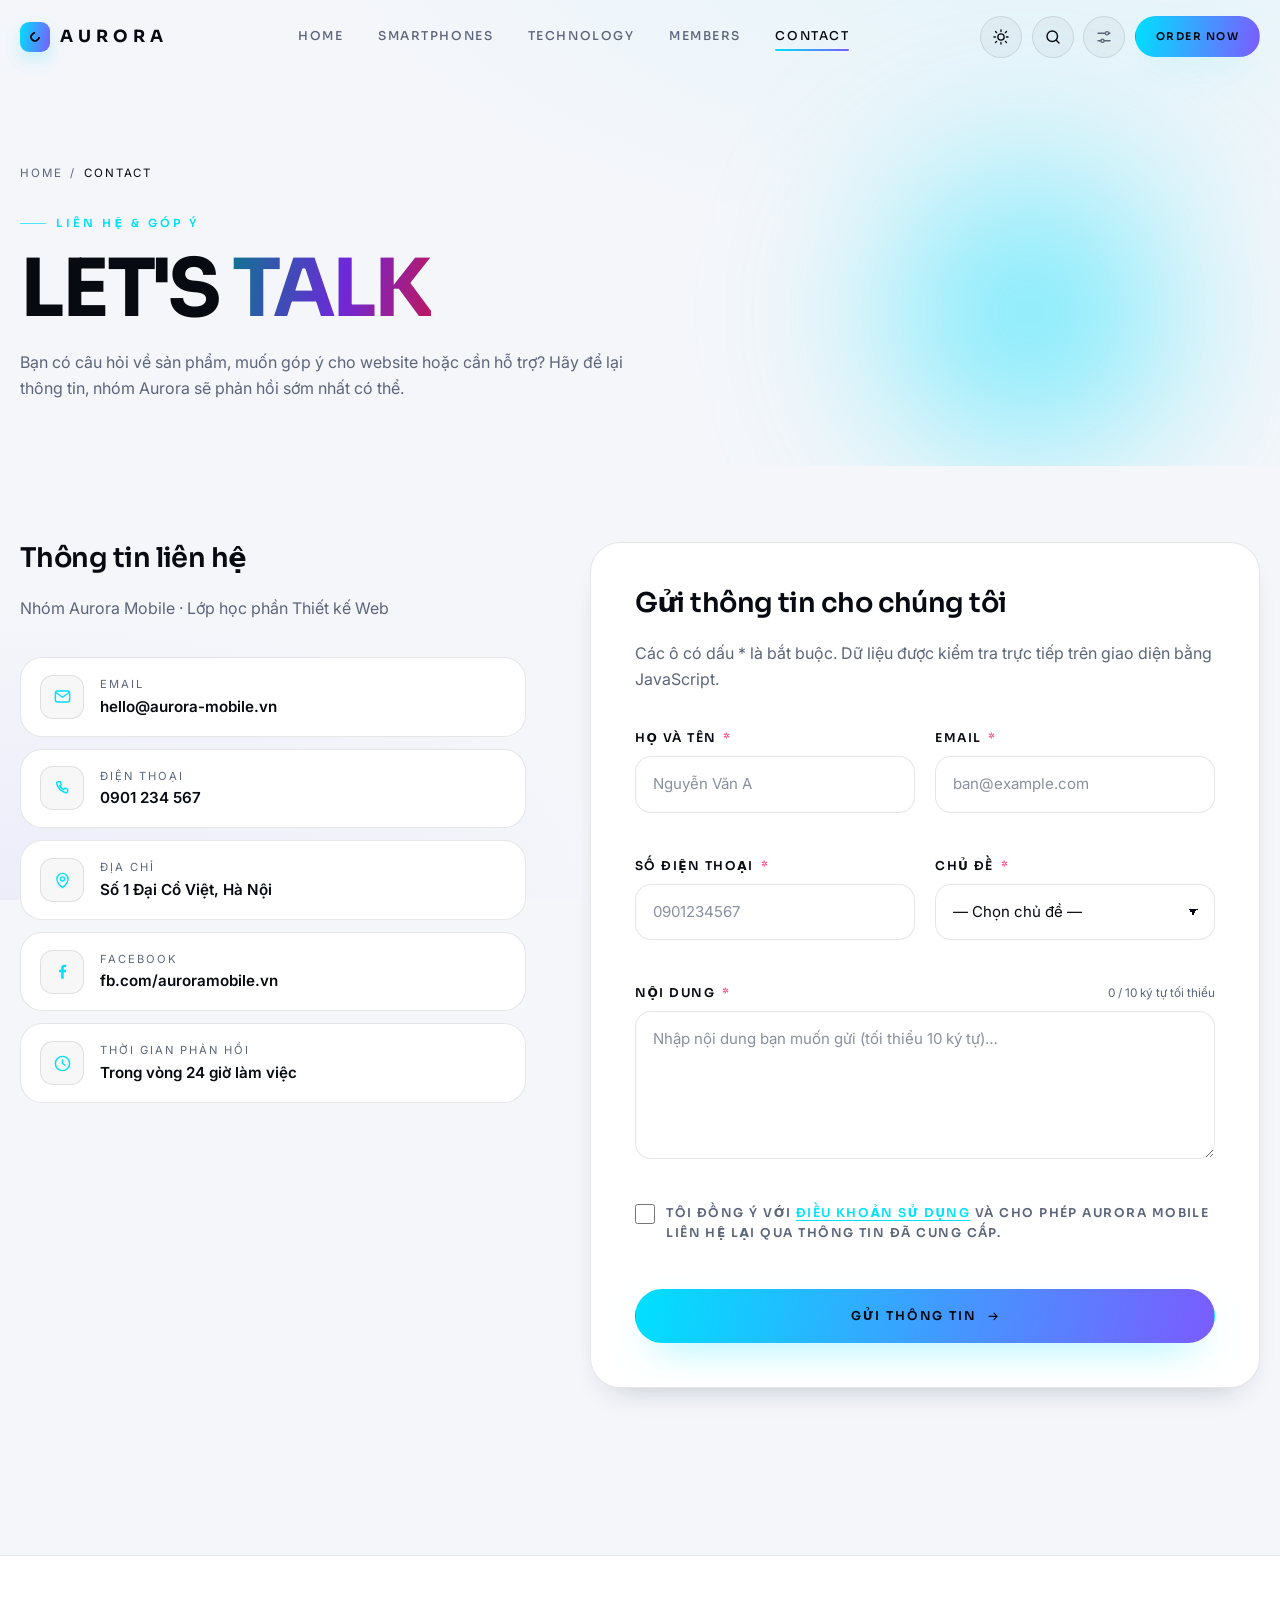
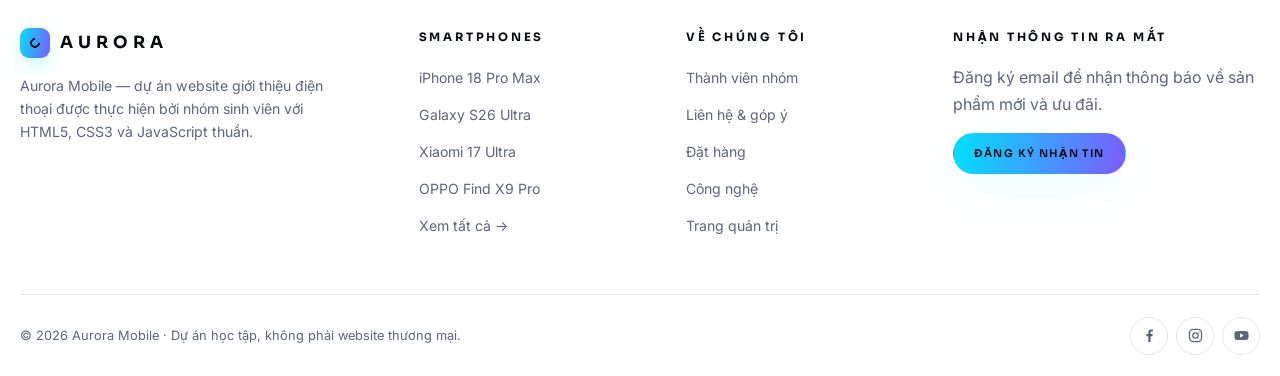
<file: contact.html>
<!DOCTYPE html>
<html lang="vi" data-theme="dark">

<head>
  <meta charset="UTF-8">
  <meta name="viewport" content="width=device-width, initial-scale=1">
  <meta name="theme-color" content="#05070c">
  <link rel="icon" href="images/favicon.svg" type="image/svg+xml">
  <meta name="description"
    content="Liên hệ nhóm Aurora Mobile — form gửi thông tin liên hệ và góp ý với kiểm tra dữ liệu bằng JavaScript: họ tên, email, số điện thoại, chủ đề, nội dung.">
  <title>Contact — AURORA MOBILE</title>

  <script>
    (function () {
      try {
        var t = localStorage.getItem('aurora-theme');
        if (t === 'light' || t === 'dark') document.documentElement.setAttribute('data-theme', t);
      } catch (e) { }
    })();
  </script>

  <link rel="preconnect" href="https://fonts.googleapis.com">
  <link rel="preconnect" href="https://fonts.gstatic.com" crossorigin>
  <link
    href="https://fonts.googleapis.com/css2?family=Inter:wght@400;500;600;700&family=Sora:wght@300;400;500;600;700;800&display=swap"
    rel="stylesheet">
  <link rel="stylesheet" href="css/style.css">
</head>

<body data-page="contact">

  <!-- HEADER -->
  <header class="site-header" id="siteHeader">
    <div class="header-inner">
      <a class="brand" href="index.html" aria-label="Aurora Mobile — Trang chủ">
        <span class="brand__mark" aria-hidden="true"></span>
        <span class="brand__name">Aurora</span>
      </a>

      <nav class="nav" id="primaryNav" aria-label="Điều hướng chính">
        <ul class="nav-list">
          <li><a href="index.html" data-nav="home">Home</a></li>
          <li><a href="products.html" data-nav="products">Smartphones</a></li>
          <li><a href="index.html#technology" data-nav="technology">Technology</a></li>
          <li><a href="members.html" data-nav="members">Members</a></li>
          <li><a href="contact.html" data-nav="contact">Contact</a></li>
        </ul>
      </nav>

      <div class="header-actions">
        <button class="icon-btn theme-toggle" id="themeToggle" type="button" aria-label="Đổi chế độ sáng tối">
          <svg class="ico-sun" viewBox="0 0 24 24" fill="none" stroke="currentColor" stroke-width="1.8"
            stroke-linecap="round">
            <circle cx="12" cy="12" r="4.2" />
            <path
              d="M12 2.6v2.1M12 19.3v2.1M4.7 4.7l1.5 1.5M17.8 17.8l1.5 1.5M2.6 12h2.1M19.3 12h2.1M4.7 19.3l1.5-1.5M17.8 6.2l1.5-1.5" />
          </svg>
          <svg class="ico-moon" viewBox="0 0 24 24" fill="none" stroke="currentColor" stroke-width="1.8"
            stroke-linecap="round" stroke-linejoin="round">
            <path d="M20 14.5A8.5 8.5 0 019.5 4a8.5 8.5 0 1010.5 10.5z" />
          </svg>
        </button>

        <button class="icon-btn" id="searchToggle" type="button" aria-label="Tìm kiếm sản phẩm">
          <svg viewBox="0 0 24 24" fill="none" stroke="currentColor" stroke-width="1.9" stroke-linecap="round">
            <circle cx="11" cy="11" r="7" />
            <path d="M20 20l-3.6-3.6" />
          </svg>
        </button>

        <a class="icon-btn icon-btn--admin" href="admin.html" aria-label="Trang quản trị" title="Trang quản trị">
          <svg viewBox="0 0 24 24" fill="none" stroke="currentColor" stroke-width="1.8" stroke-linecap="round" stroke-linejoin="round"><path d="M4 7h10M18 7h2M4 17h4M12 17h8"/><circle cx="16" cy="7" r="2.2"/><circle cx="10" cy="17" r="2.2"/></svg>
        </a>

        <a class="btn btn--primary btn--sm btn--order" href="order.html">Order Now</a>

        <button class="hamburger" id="navToggle" type="button" aria-label="Mở menu" aria-expanded="false"
          aria-controls="primaryNav">
          <span></span><span></span><span></span>
        </button>
      </div>
    </div>

    <div class="header-search" id="headerSearch">
      <div class="container">
        <div class="search-form" role="search">
          <svg viewBox="0 0 24 24" fill="none" stroke="currentColor" stroke-width="1.9" stroke-linecap="round">
            <circle cx="11" cy="11" r="7" />
            <path d="M20 20l-3.6-3.6" />
          </svg>
          <input type="search" id="globalSearch" placeholder="Tìm điện thoại…" autocomplete="off"
            aria-label="Tìm kiếm sản phẩm">
          <button class="icon-btn" id="searchClose" type="button" aria-label="Đóng tìm kiếm">
            <svg viewBox="0 0 24 24" fill="none" stroke="currentColor" stroke-width="2" stroke-linecap="round">
              <path d="M18 6L6 18M6 6l12 12" />
            </svg>
          </button>
        </div>
        <div class="search-results" id="searchResults"></div>
      </div>
    </div>
  </header>

  <main>

    <!-- PAGE HERO -->
    <section class="page-hero">
      <span class="glow glow--cyan glow--md glow--bottom-right" aria-hidden="true"></span>
      <div class="container">
        <nav class="breadcrumb" aria-label="Breadcrumb">
          <a href="index.html">Home</a>
          <span aria-hidden="true">/</span>
          <span aria-current="page">Contact</span>
        </nav>

        <span class="eyebrow">Liên hệ &amp; góp ý</span>
        <h1 class="page-hero__title">Let's <span class="gradient-text">Talk</span></h1>
        <p class="lead mt-xs">
          Bạn có câu hỏi về sản phẩm, muốn góp ý cho website hoặc cần hỗ trợ?
          Hãy để lại thông tin, nhóm Aurora sẽ phản hồi sớm nhất có thể.
        </p>
      </div>
    </section>

    <!-- NỘI DUNG LIÊN HỆ -->
    <section class="section section--tight" id="contact">
      <div class="container">
        <div class="form-layout">

          <!-- CỘT TRÁI: THÔNG TIN LIÊN HỆ -->
          <aside data-reveal="left">
            <h2 class="h-sub">Thông tin liên hệ</h2>
            <p class="muted mt-xs">Nhóm Aurora Mobile · Lớp học phần Thiết kế Web</p>

            <div class="info-list mt-sm">
              <a class="info-item" href="mailto:hello@aurora-mobile.vn">
                <span class="info-item__icon">
                  <svg viewBox="0 0 24 24" fill="none" stroke="currentColor" stroke-width="1.8" stroke-linecap="round"
                    stroke-linejoin="round">
                    <rect x="3" y="5" width="18" height="14" rx="2.6" />
                    <path d="M3.5 7l8.5 6 8.5-6" />
                  </svg>
                </span>
                <span>
                  <span class="info-item__label">Email</span>
                  <span class="info-item__value">hello@aurora-mobile.vn</span>
                </span>
              </a>

              <a class="info-item" href="tel:+84901234567">
                <span class="info-item__icon">
                  <svg viewBox="0 0 24 24" fill="none" stroke="currentColor" stroke-width="1.8" stroke-linecap="round"
                    stroke-linejoin="round">
                    <path
                      d="M6.6 3.5h2.5l1.4 3.6-2 1.3a12 12 0 005.1 5.1l1.3-2 3.6 1.4v2.5a2 2 0 01-2.2 2A16.5 16.5 0 014.6 5.7a2 2 0 012-2.2z" />
                  </svg>
                </span>
                <span>
                  <span class="info-item__label">Điện thoại</span>
                  <span class="info-item__value">0901 234 567</span>
                </span>
              </a>

              <div class="info-item">
                <span class="info-item__icon">
                  <svg viewBox="0 0 24 24" fill="none" stroke="currentColor" stroke-width="1.8" stroke-linecap="round"
                    stroke-linejoin="round">
                    <path d="M12 21s7-5.6 7-11a7 7 0 10-14 0c0 5.4 7 11 7 11z" />
                    <circle cx="12" cy="10" r="2.6" />
                  </svg>
                </span>
                <span>
                  <span class="info-item__label">Địa chỉ</span>
                  <span class="info-item__value">Số 1 Đại Cồ Việt, Hà Nội</span>
                </span>
              </div>

              <a class="info-item" href="contact.html">
                <span class="info-item__icon">
                  <svg viewBox="0 0 24 24" fill="currentColor">
                    <path
                      d="M13.5 21v-8h2.7l.4-3.1h-3.1V7.9c0-.9.25-1.5 1.55-1.5h1.65V3.6A22 22 0 0014.3 3.5c-2.4 0-4 1.45-4 4.1v2.3H7.6V13h2.7v8h3.2z" />
                  </svg>
                </span>
                <span>
                  <span class="info-item__label">Facebook</span>
                  <span class="info-item__value">fb.com/auroramobile.vn</span>
                </span>
              </a>

              <div class="info-item">
                <span class="info-item__icon">
                  <svg viewBox="0 0 24 24" fill="none" stroke="currentColor" stroke-width="1.8" stroke-linecap="round"
                    stroke-linejoin="round">
                    <circle cx="12" cy="12" r="9" />
                    <path d="M12 7.5V12l3.2 2" />
                  </svg>
                </span>
                <span>
                  <span class="info-item__label">Thời gian phản hồi</span>
                  <span class="info-item__value">Trong vòng 24 giờ làm việc</span>
                </span>
              </div>
            </div>
          </aside>

          <!-- CỘT PHẢI: FORM LIÊN HỆ -->
          <div class="form-card" data-reveal="right" data-delay="1">
            <h2 class="h-sub">Gửi thông tin cho chúng tôi</h2>
            <p class="muted mt-xs">Các ô có dấu <span class="req">*</span> là bắt buộc. Dữ liệu được kiểm tra
              trực tiếp trên giao diện bằng JavaScript.</p>

            <!-- novalidate: tắt kiểm tra mặc định của HTML để dùng JavaScript -->
            <form id="contactForm" class="mt-sm" novalidate>
              <div class="form-grid">

                <div class="field">
                  <label for="c-name">Họ và tên <span class="req">*</span></label>
                  <input class="input" type="text" id="c-name" name="c-name" placeholder="Nguyễn Văn A"
                    autocomplete="name">
                  <p class="msg" role="alert"></p>
                </div>

                <div class="field">
                  <label for="c-email">Email <span class="req">*</span></label>
                  <input class="input" type="email" id="c-email" name="c-email" placeholder="ban@example.com"
                    autocomplete="email">
                  <p class="msg" role="alert"></p>
                </div>

                <div class="field">
                  <label for="c-phone">Số điện thoại <span class="req">*</span></label>
                  <input class="input" type="tel" id="c-phone" name="c-phone" placeholder="0901234567"
                    autocomplete="tel">
                  <p class="msg" role="alert"></p>
                </div>

                <div class="field">
                  <label for="c-topic">Chủ đề <span class="req">*</span></label>
                  <select class="select" id="c-topic" name="c-topic">
                    <option value="">— Chọn chủ đề —</option>
                    <option value="tu-van">Tư vấn sản phẩm</option>
                    <option value="gop-y">Góp ý website</option>
                    <option value="ho-tro">Hỗ trợ</option>
                    <option value="khac">Khác</option>
                  </select>
                  <p class="msg" role="alert"></p>
                </div>

                <div class="field field--full">
                  <div class="field__foot">
                    <label for="c-message">Nội dung <span class="req">*</span></label>
                    <span class="counter" id="c-message-count">0 / 10 ký tự tối thiểu</span>
                  </div>
                  <textarea class="textarea" id="c-message" name="c-message"
                    placeholder="Nhập nội dung bạn muốn gửi (tối thiểu 10 ký tự)…"></textarea>
                  <p class="msg" role="alert"></p>
                </div>

                <div class="field field--full">
                  <label class="check" for="c-agree">
                    <input type="checkbox" id="c-agree" name="c-agree">
                    <span>Tôi đồng ý với <a href="#contact">điều khoản sử dụng</a> và cho phép Aurora Mobile liên hệ lại
                      qua thông tin đã cung cấp.</span>
                  </label>
                  <p class="msg" role="alert"></p>
                </div>

              </div>

              <button class="btn btn--primary btn--block mt-md" type="submit">
                Gửi thông tin
                <svg viewBox="0 0 24 24" fill="none" stroke="currentColor" stroke-width="2" stroke-linecap="round"
                  stroke-linejoin="round">
                  <path d="M4 12h15M13 6l6 6-6 6" />
                </svg>
              </button>
            </form>
          </div>

        </div>
      </div>
    </section>

  </main>

  <!-- FOOTER -->
  <footer class="site-footer">
    <div class="container">
      <div class="footer-grid">
        <div class="footer-brand">
          <a class="brand" href="index.html">
            <span class="brand__mark" aria-hidden="true"></span>
            <span class="brand__name">Aurora</span>
          </a>
          <p>Aurora Mobile — dự án website giới thiệu điện thoại được thực hiện bởi nhóm sinh viên với HTML5, CSS3 và
            JavaScript thuần.</p>
        </div>

        <div class="footer-col">
          <h4>Smartphones</h4>
          <ul>
            <li><a href="product-detail.html?id=iphone-18-pro-max">iPhone 18 Pro Max</a></li>
            <li><a href="product-detail.html?id=galaxy-s26-ultra">Galaxy S26 Ultra</a></li>
            <li><a href="product-detail.html?id=xiaomi-17-ultra">Xiaomi 17 Ultra</a></li>
            <li><a href="product-detail.html?id=oppo-find-x9-pro">OPPO Find X9 Pro</a></li>
            <li><a href="products.html">Xem tất cả →</a></li>
          </ul>
        </div>

        <div class="footer-col">
          <h4>Về chúng tôi</h4>
          <ul>
            <li><a href="members.html">Thành viên nhóm</a></li>
            <li><a href="contact.html">Liên hệ &amp; góp ý</a></li>
            <li><a href="order.html">Đặt hàng</a></li>
            <li><a href="index.html#technology">Công nghệ</a></li>
            <li><a href="admin.html">Trang quản trị</a></li>
          </ul>
        </div>

        <div class="footer-col">
          <h4>Nhận thông tin ra mắt</h4>
          <p class="muted">Đăng ký email để nhận thông báo về sản phẩm mới và ưu đãi.</p>
          <div class="newsletter">
            <button class="btn btn--primary btn--sm" type="button" data-open-modal="notify">Đăng ký nhận tin</button>
          </div>
        </div>
      </div>

      <div class="footer-bottom">
        <span>© 2026 Aurora Mobile · Dự án học tập, không phải website thương mại.</span>
        <div class="footer-social">
          <a href="contact.html" aria-label="Facebook">
            <svg viewBox="0 0 24 24" fill="currentColor">
              <path
                d="M13.5 21v-8h2.7l.4-3.1h-3.1V7.9c0-.9.25-1.5 1.55-1.5h1.65V3.6A22 22 0 0014.3 3.5c-2.4 0-4 1.45-4 4.1v2.3H7.6V13h2.7v8h3.2z" />
            </svg>
          </a>
          <a href="contact.html" aria-label="Instagram">
            <svg viewBox="0 0 24 24" fill="none" stroke="currentColor" stroke-width="1.8">
              <rect x="3.5" y="3.5" width="17" height="17" rx="5" />
              <circle cx="12" cy="12" r="3.8" />
              <path d="M16.8 7.2v.01" stroke-linecap="round" />
            </svg>
          </a>
          <a href="contact.html" aria-label="YouTube">
            <svg viewBox="0 0 24 24" fill="currentColor">
              <path
                d="M21.6 7.9a2.5 2.5 0 00-1.75-1.77C18.25 5.7 12 5.7 12 5.7s-6.25 0-7.85.43A2.5 2.5 0 002.4 7.9 26 26 0 002 12a26 26 0 00.4 4.1 2.5 2.5 0 001.75 1.77c1.6.43 7.85.43 7.85.43s6.25 0 7.85-.43a2.5 2.5 0 001.75-1.77A26 26 0 0022 12a26 26 0 00-.4-4.1zM10 15.1V8.9l5.2 3.1-5.2 3.1z" />
            </svg>
          </a>
        </div>
      </div>
    </div>
  </footer>

  <button class="to-top" id="toTop" type="button" aria-label="Về đầu trang">
    <svg class="to-top__ring" viewBox="0 0 52 52" aria-hidden="true">
      <circle class="track" cx="26" cy="26" r="26"></circle>
      <circle class="bar" cx="26" cy="26" r="26"></circle>
    </svg>
    <svg viewBox="0 0 24 24" fill="none" stroke="currentColor" stroke-width="2" stroke-linecap="round"
      stroke-linejoin="round">
      <path d="M12 19V5M6 11l6-6 6 6" />
    </svg>
  </button>

  <div class="toast-stack" id="toastStack" aria-live="polite" aria-atomic="false"></div>

  <!-- MODAL nhận thông báo -->
  <div class="modal" id="notifyModal" role="dialog" aria-modal="true" aria-labelledby="notifyTitle" aria-hidden="true">
    <div class="modal__dialog">
      <button class="modal__close" type="button" aria-label="Đóng">
        <svg viewBox="0 0 24 24" fill="none" stroke="currentColor" stroke-width="2" stroke-linecap="round">
          <path d="M18 6L6 18M6 6l12 12" />
        </svg>
      </button>

      <span class="modal__eyebrow">Aurora Launch</span>
      <h2 class="modal__title" id="notifyTitle">Nhận thông báo mở bán</h2>
      <p class="modal__desc">Để lại email, chúng tôi sẽ thông báo cho bạn ngay khi sản phẩm mới chính thức mở bán.</p>

      <form id="notifyForm" novalidate>
        <div class="form-grid form-grid--single">
          <div class="field">
            <label for="n-email">Email <span class="req">*</span></label>
            <input class="input" type="email" id="n-email" name="n-email" placeholder="ban@example.com"
              autocomplete="email">
            <p class="msg" role="alert"></p>
          </div>
        </div>

        <button class="btn btn--primary btn--block mt-md" type="submit">Đăng ký</button>
      </form>
    </div>
  </div>

  <script src="js/script.js"></script>
</body>

</html>
</file>
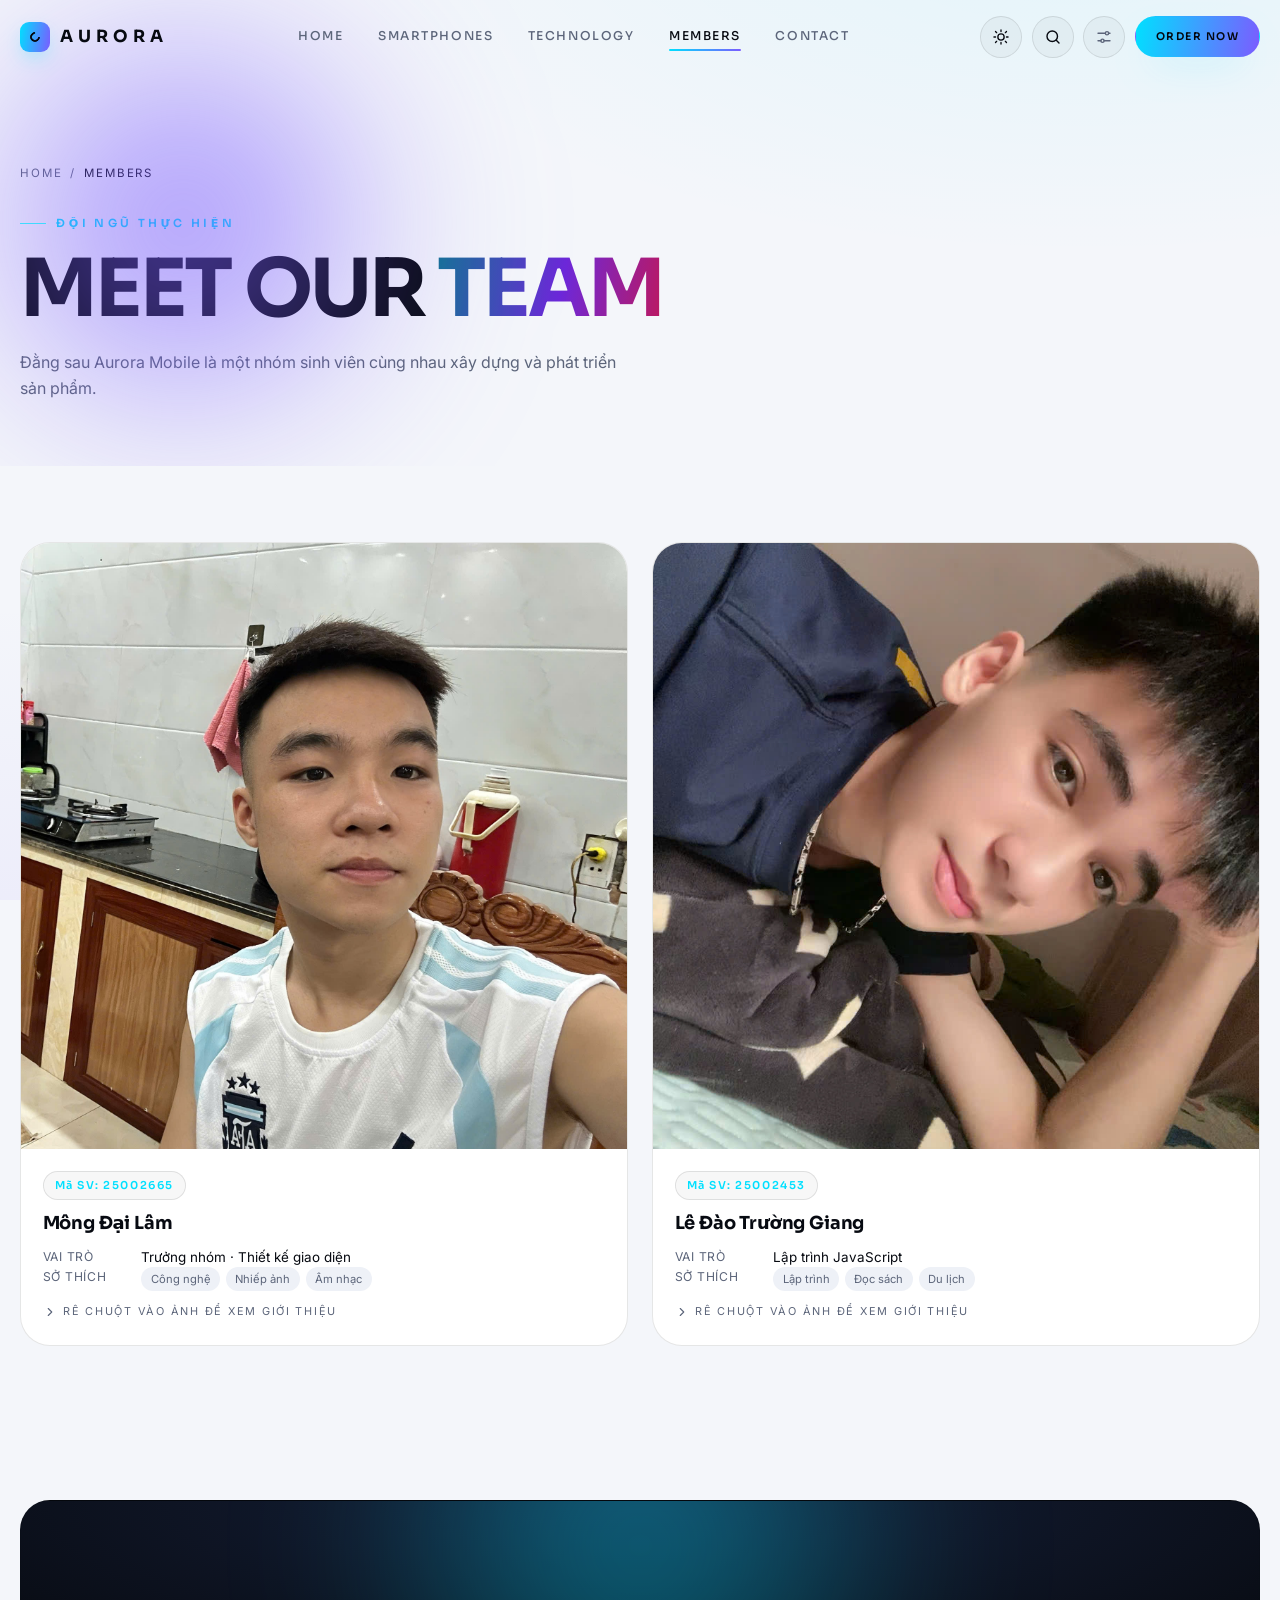
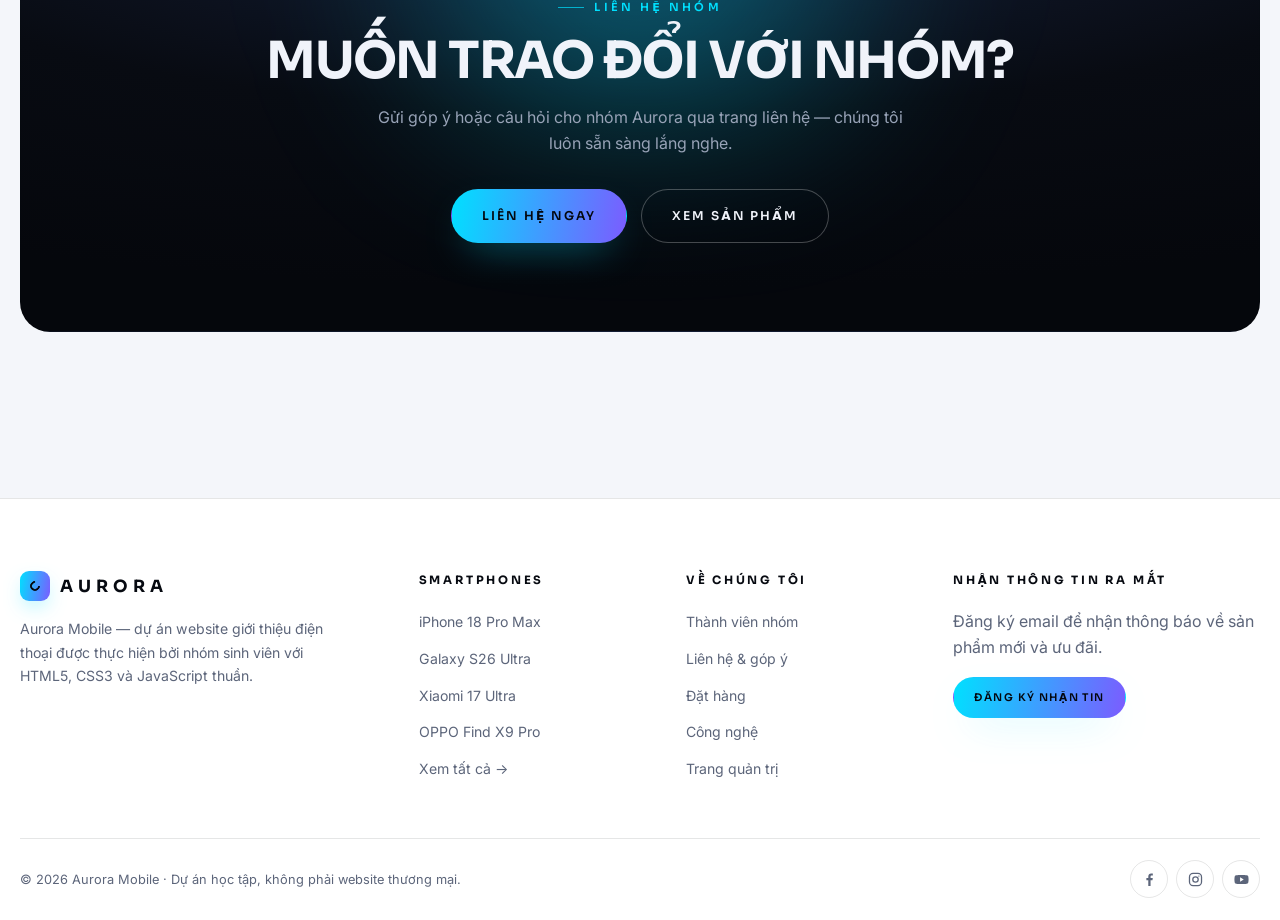
<file: members.html>
<!DOCTYPE html>
<html lang="vi" data-theme="dark">

<head>
  <meta charset="UTF-8">
  <meta name="viewport" content="width=device-width, initial-scale=1">
  <meta name="theme-color" content="#05070c">
  <link rel="icon" href="images/favicon.svg" type="image/svg+xml">
  <meta name="description"
    content="Meet our team — danh sách thành viên nhóm thực hiện dự án website Aurora Mobile: ảnh, mã sinh viên, họ tên, sở thích, vai trò và giới thiệu.">
  <title>Members — AURORA MOBILE</title>

  <script>
    (function () {
      try {
        var t = localStorage.getItem('aurora-theme');
        if (t === 'light' || t === 'dark') document.documentElement.setAttribute('data-theme', t);
      } catch (e) { }
    })();
  </script>

  <link rel="preconnect" href="https://fonts.googleapis.com">
  <link rel="preconnect" href="https://fonts.gstatic.com" crossorigin>
  <link
    href="https://fonts.googleapis.com/css2?family=Inter:wght@400;500;600;700&family=Sora:wght@300;400;500;600;700;800&display=swap"
    rel="stylesheet">
  <link rel="stylesheet" href="css/style.css">
</head>

<body data-page="members">

  <!-- HEADER -->
  <header class="site-header" id="siteHeader">
    <div class="header-inner">
      <a class="brand" href="index.html" aria-label="Aurora Mobile — Trang chủ">
        <span class="brand__mark" aria-hidden="true"></span>
        <span class="brand__name">Aurora</span>
      </a>

      <nav class="nav" id="primaryNav" aria-label="Điều hướng chính">
        <ul class="nav-list">
          <li><a href="index.html" data-nav="home">Home</a></li>
          <li><a href="products.html" data-nav="products">Smartphones</a></li>
          <li><a href="index.html#technology" data-nav="technology">Technology</a></li>
          <li><a href="members.html" data-nav="members">Members</a></li>
          <li><a href="contact.html" data-nav="contact">Contact</a></li>
        </ul>
      </nav>

      <div class="header-actions">
        <button class="icon-btn theme-toggle" id="themeToggle" type="button" aria-label="Đổi chế độ sáng tối">
          <svg class="ico-sun" viewBox="0 0 24 24" fill="none" stroke="currentColor" stroke-width="1.8"
            stroke-linecap="round">
            <circle cx="12" cy="12" r="4.2" />
            <path
              d="M12 2.6v2.1M12 19.3v2.1M4.7 4.7l1.5 1.5M17.8 17.8l1.5 1.5M2.6 12h2.1M19.3 12h2.1M4.7 19.3l1.5-1.5M17.8 6.2l1.5-1.5" />
          </svg>
          <svg class="ico-moon" viewBox="0 0 24 24" fill="none" stroke="currentColor" stroke-width="1.8"
            stroke-linecap="round" stroke-linejoin="round">
            <path d="M20 14.5A8.5 8.5 0 019.5 4a8.5 8.5 0 1010.5 10.5z" />
          </svg>
        </button>

        <button class="icon-btn" id="searchToggle" type="button" aria-label="Tìm kiếm sản phẩm">
          <svg viewBox="0 0 24 24" fill="none" stroke="currentColor" stroke-width="1.9" stroke-linecap="round">
            <circle cx="11" cy="11" r="7" />
            <path d="M20 20l-3.6-3.6" />
          </svg>
        </button>

        <a class="icon-btn icon-btn--admin" href="admin.html" aria-label="Trang quản trị" title="Trang quản trị">
          <svg viewBox="0 0 24 24" fill="none" stroke="currentColor" stroke-width="1.8" stroke-linecap="round" stroke-linejoin="round"><path d="M4 7h10M18 7h2M4 17h4M12 17h8"/><circle cx="16" cy="7" r="2.2"/><circle cx="10" cy="17" r="2.2"/></svg>
        </a>

        <a class="btn btn--primary btn--sm btn--order" href="order.html">Order Now</a>

        <button class="hamburger" id="navToggle" type="button" aria-label="Mở menu" aria-expanded="false"
          aria-controls="primaryNav">
          <span></span><span></span><span></span>
        </button>
      </div>
    </div>

    <div class="header-search" id="headerSearch">
      <div class="container">
        <div class="search-form" role="search">
          <svg viewBox="0 0 24 24" fill="none" stroke="currentColor" stroke-width="1.9" stroke-linecap="round">
            <circle cx="11" cy="11" r="7" />
            <path d="M20 20l-3.6-3.6" />
          </svg>
          <input type="search" id="globalSearch" placeholder="Tìm điện thoại…" autocomplete="off"
            aria-label="Tìm kiếm sản phẩm">
          <button class="icon-btn" id="searchClose" type="button" aria-label="Đóng tìm kiếm">
            <svg viewBox="0 0 24 24" fill="none" stroke="currentColor" stroke-width="2" stroke-linecap="round">
              <path d="M18 6L6 18M6 6l12 12" />
            </svg>
          </button>
        </div>
        <div class="search-results" id="searchResults"></div>
      </div>
    </div>
  </header>

  <main>

    <!-- PAGE HERO -->
    <section class="page-hero">
      <span class="glow glow--violet glow--lg glow--top-left" aria-hidden="true"></span>
      <div class="container">
        <nav class="breadcrumb" aria-label="Breadcrumb">
          <a href="index.html">Home</a>
          <span aria-hidden="true">/</span>
          <span aria-current="page">Members</span>
        </nav>

        <span class="eyebrow">Đội ngũ thực hiện</span>
        <h1 class="page-hero__title">Meet Our <span class="gradient-text">Team</span></h1>
        <p class="lead mt-xs">
          Đằng sau Aurora Mobile là một nhóm sinh viên cùng nhau xây dựng và phát triển sản phẩm.
        </p>
      </div>
    </section>

    <!-- DANH SÁCH THÀNH VIÊN -->
    <section class="section section--tight" id="team">
      <div class="container">

        <!-- JS render profile card từ mảng MEMBERS trong js/script.js -->
        <div class="team" id="teamGrid"></div>

        <!-- Ghi chú giúp nhóm thay thông tin thật -->
        
      </div>
    </section>

    <!-- CTA -->
    <section class="section section--tight">
      <div class="container">
        <div class="cta-band" data-reveal="up">
          <span class="eyebrow">Liên hệ nhóm</span>
          <h2>Muốn trao đổi với nhóm?</h2>
          <p>Gửi góp ý hoặc câu hỏi cho nhóm Aurora qua trang liên hệ — chúng tôi luôn sẵn sàng lắng nghe.</p>
          <div class="hero__actions center-x">
            <a class="btn btn--primary" href="contact.html">Liên hệ ngay</a>
            <a class="btn btn--ghost btn--on-dark" href="products.html">Xem sản phẩm</a>
          </div>
        </div>
      </div>
    </section>

  </main>

  <!-- FOOTER -->
  <footer class="site-footer">
    <div class="container">
      <div class="footer-grid">
        <div class="footer-brand">
          <a class="brand" href="index.html">
            <span class="brand__mark" aria-hidden="true"></span>
            <span class="brand__name">Aurora</span>
          </a>
          <p>Aurora Mobile — dự án website giới thiệu điện thoại được thực hiện bởi nhóm sinh viên với HTML5, CSS3 và
            JavaScript thuần.</p>
        </div>

        <div class="footer-col">
          <h4>Smartphones</h4>
          <ul>
            <li><a href="product-detail.html?id=iphone-18-pro-max">iPhone 18 Pro Max</a></li>
            <li><a href="product-detail.html?id=galaxy-s26-ultra">Galaxy S26 Ultra</a></li>
            <li><a href="product-detail.html?id=xiaomi-17-ultra">Xiaomi 17 Ultra</a></li>
            <li><a href="product-detail.html?id=oppo-find-x9-pro">OPPO Find X9 Pro</a></li>
            <li><a href="products.html">Xem tất cả →</a></li>
          </ul>
        </div>

        <div class="footer-col">
          <h4>Về chúng tôi</h4>
          <ul>
            <li><a href="members.html">Thành viên nhóm</a></li>
            <li><a href="contact.html">Liên hệ &amp; góp ý</a></li>
            <li><a href="order.html">Đặt hàng</a></li>
            <li><a href="index.html#technology">Công nghệ</a></li>
            <li><a href="admin.html">Trang quản trị</a></li>
          </ul>
        </div>

        <div class="footer-col">
          <h4>Nhận thông tin ra mắt</h4>
          <p class="muted">Đăng ký email để nhận thông báo về sản phẩm mới và ưu đãi.</p>
          <div class="newsletter">
            <button class="btn btn--primary btn--sm" type="button" data-open-modal="notify">Đăng ký nhận tin</button>
          </div>
        </div>
      </div>

      <div class="footer-bottom">
        <span>© 2026 Aurora Mobile · Dự án học tập, không phải website thương mại.</span>
        <div class="footer-social">
          <a href="contact.html" aria-label="Facebook">
            <svg viewBox="0 0 24 24" fill="currentColor">
              <path
                d="M13.5 21v-8h2.7l.4-3.1h-3.1V7.9c0-.9.25-1.5 1.55-1.5h1.65V3.6A22 22 0 0014.3 3.5c-2.4 0-4 1.45-4 4.1v2.3H7.6V13h2.7v8h3.2z" />
            </svg>
          </a>
          <a href="contact.html" aria-label="Instagram">
            <svg viewBox="0 0 24 24" fill="none" stroke="currentColor" stroke-width="1.8">
              <rect x="3.5" y="3.5" width="17" height="17" rx="5" />
              <circle cx="12" cy="12" r="3.8" />
              <path d="M16.8 7.2v.01" stroke-linecap="round" />
            </svg>
          </a>
          <a href="contact.html" aria-label="YouTube">
            <svg viewBox="0 0 24 24" fill="currentColor">
              <path
                d="M21.6 7.9a2.5 2.5 0 00-1.75-1.77C18.25 5.7 12 5.7 12 5.7s-6.25 0-7.85.43A2.5 2.5 0 002.4 7.9 26 26 0 002 12a26 26 0 00.4 4.1 2.5 2.5 0 001.75 1.77c1.6.43 7.85.43 7.85.43s6.25 0 7.85-.43a2.5 2.5 0 001.75-1.77A26 26 0 0022 12a26 26 0 00-.4-4.1zM10 15.1V8.9l5.2 3.1-5.2 3.1z" />
            </svg>
          </a>
        </div>
      </div>
    </div>
  </footer>

  <button class="to-top" id="toTop" type="button" aria-label="Về đầu trang">
    <svg class="to-top__ring" viewBox="0 0 52 52" aria-hidden="true">
      <circle class="track" cx="26" cy="26" r="26"></circle>
      <circle class="bar" cx="26" cy="26" r="26"></circle>
    </svg>
    <svg viewBox="0 0 24 24" fill="none" stroke="currentColor" stroke-width="2" stroke-linecap="round"
      stroke-linejoin="round">
      <path d="M12 19V5M6 11l6-6 6 6" />
    </svg>
  </button>

  <div class="toast-stack" id="toastStack" aria-live="polite" aria-atomic="false"></div>

  <!-- MODAL nhận thông báo -->
  <div class="modal" id="notifyModal" role="dialog" aria-modal="true" aria-labelledby="notifyTitle" aria-hidden="true">
    <div class="modal__dialog">
      <button class="modal__close" type="button" aria-label="Đóng">
        <svg viewBox="0 0 24 24" fill="none" stroke="currentColor" stroke-width="2" stroke-linecap="round">
          <path d="M18 6L6 18M6 6l12 12" />
        </svg>
      </button>

      <span class="modal__eyebrow">Aurora Launch</span>
      <h2 class="modal__title" id="notifyTitle">Nhận thông báo mở bán</h2>
      <p class="modal__desc">Để lại email, chúng tôi sẽ thông báo cho bạn ngay khi sản phẩm mới chính thức mở bán.</p>

      <form id="notifyForm" novalidate>
        <div class="form-grid form-grid--single">
          <div class="field">
            <label for="n-email">Email <span class="req">*</span></label>
            <input class="input" type="email" id="n-email" name="n-email" placeholder="ban@example.com"
              autocomplete="email">
            <p class="msg" role="alert"></p>
          </div>
        </div>

        <button class="btn btn--primary btn--block mt-md" type="submit">Đăng ký</button>
      </form>
    </div>
  </div>

  <script src="js/script.js"></script>
</body>

</html>
</file>
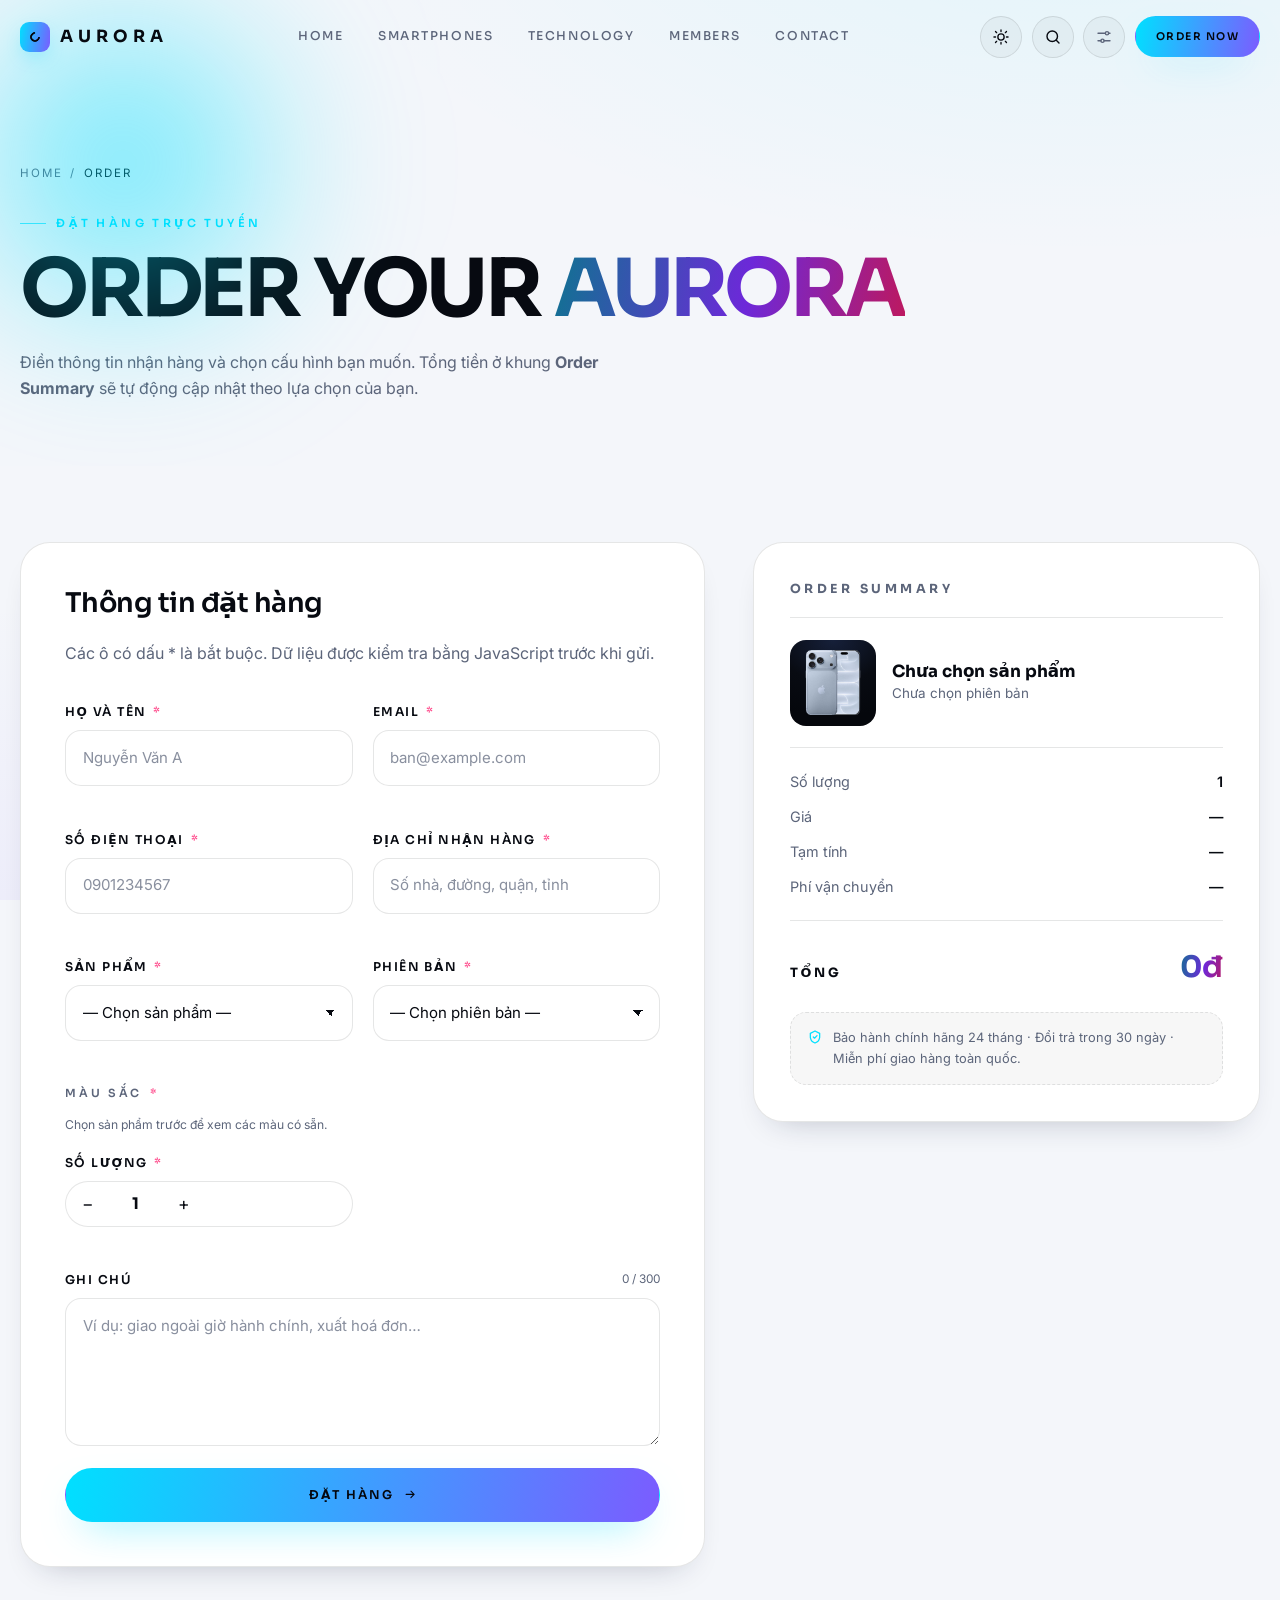
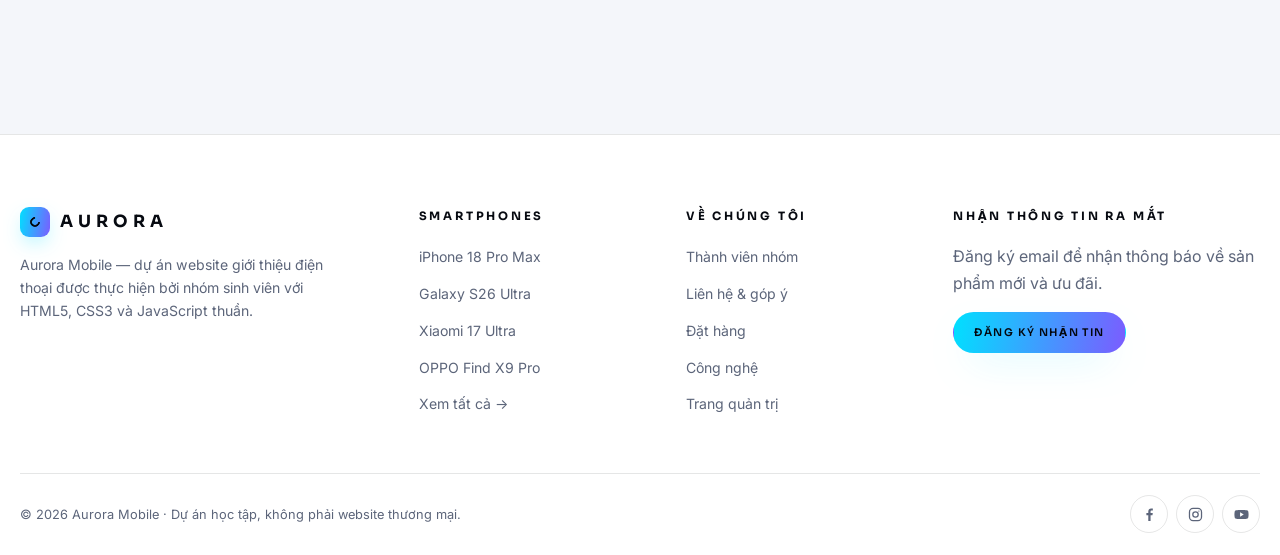
<file: order.html>
<!DOCTYPE html>
<html lang="vi" data-theme="dark">

<head>
  <meta charset="UTF-8">
  <meta name="viewport" content="width=device-width, initial-scale=1">
  <meta name="theme-color" content="#05070c">
  <link rel="icon" href="images/favicon.svg" type="image/svg+xml">
  <meta name="description"
    content="Đặt hàng Aurora Mobile — chọn sản phẩm, phiên bản, màu sắc và số lượng. Tổng tiền tự động cập nhật, dữ liệu được kiểm tra bằng JavaScript.">
  <title>Order — AURORA MOBILE</title>

  <script>
    (function () {
      try {
        var t = localStorage.getItem('aurora-theme');
        if (t === 'light' || t === 'dark') document.documentElement.setAttribute('data-theme', t);
      } catch (e) { }
    })();
  </script>

  <link rel="preconnect" href="https://fonts.googleapis.com">
  <link rel="preconnect" href="https://fonts.gstatic.com" crossorigin>
  <link
    href="https://fonts.googleapis.com/css2?family=Inter:wght@400;500;600;700&family=Sora:wght@300;400;500;600;700;800&display=swap"
    rel="stylesheet">
  <link rel="stylesheet" href="css/style.css">
</head>

<body data-page="order">

  <!-- HEADER -->
  <header class="site-header" id="siteHeader">
    <div class="header-inner">
      <a class="brand" href="index.html" aria-label="Aurora Mobile — Trang chủ">
        <span class="brand__mark" aria-hidden="true"></span>
        <span class="brand__name">Aurora</span>
      </a>

      <nav class="nav" id="primaryNav" aria-label="Điều hướng chính">
        <ul class="nav-list">
          <li><a href="index.html" data-nav="home">Home</a></li>
          <li><a href="products.html" data-nav="products">Smartphones</a></li>
          <li><a href="index.html#technology" data-nav="technology">Technology</a></li>
          <li><a href="members.html" data-nav="members">Members</a></li>
          <li><a href="contact.html" data-nav="contact">Contact</a></li>
        </ul>
      </nav>

      <div class="header-actions">
        <button class="icon-btn theme-toggle" id="themeToggle" type="button" aria-label="Đổi chế độ sáng tối">
          <svg class="ico-sun" viewBox="0 0 24 24" fill="none" stroke="currentColor" stroke-width="1.8"
            stroke-linecap="round">
            <circle cx="12" cy="12" r="4.2" />
            <path
              d="M12 2.6v2.1M12 19.3v2.1M4.7 4.7l1.5 1.5M17.8 17.8l1.5 1.5M2.6 12h2.1M19.3 12h2.1M4.7 19.3l1.5-1.5M17.8 6.2l1.5-1.5" />
          </svg>
          <svg class="ico-moon" viewBox="0 0 24 24" fill="none" stroke="currentColor" stroke-width="1.8"
            stroke-linecap="round" stroke-linejoin="round">
            <path d="M20 14.5A8.5 8.5 0 019.5 4a8.5 8.5 0 1010.5 10.5z" />
          </svg>
        </button>

        <button class="icon-btn" id="searchToggle" type="button" aria-label="Tìm kiếm sản phẩm">
          <svg viewBox="0 0 24 24" fill="none" stroke="currentColor" stroke-width="1.9" stroke-linecap="round">
            <circle cx="11" cy="11" r="7" />
            <path d="M20 20l-3.6-3.6" />
          </svg>
        </button>

        <a class="icon-btn icon-btn--admin" href="admin.html" aria-label="Trang quản trị" title="Trang quản trị">
          <svg viewBox="0 0 24 24" fill="none" stroke="currentColor" stroke-width="1.8" stroke-linecap="round" stroke-linejoin="round"><path d="M4 7h10M18 7h2M4 17h4M12 17h8"/><circle cx="16" cy="7" r="2.2"/><circle cx="10" cy="17" r="2.2"/></svg>
        </a>

        <a class="btn btn--primary btn--sm btn--order" href="order.html">Order Now</a>

        <button class="hamburger" id="navToggle" type="button" aria-label="Mở menu" aria-expanded="false"
          aria-controls="primaryNav">
          <span></span><span></span><span></span>
        </button>
      </div>
    </div>

    <div class="header-search" id="headerSearch">
      <div class="container">
        <div class="search-form" role="search">
          <svg viewBox="0 0 24 24" fill="none" stroke="currentColor" stroke-width="1.9" stroke-linecap="round">
            <circle cx="11" cy="11" r="7" />
            <path d="M20 20l-3.6-3.6" />
          </svg>
          <input type="search" id="globalSearch" placeholder="Tìm điện thoại…" autocomplete="off"
            aria-label="Tìm kiếm sản phẩm">
          <button class="icon-btn" id="searchClose" type="button" aria-label="Đóng tìm kiếm">
            <svg viewBox="0 0 24 24" fill="none" stroke="currentColor" stroke-width="2" stroke-linecap="round">
              <path d="M18 6L6 18M6 6l12 12" />
            </svg>
          </button>
        </div>
        <div class="search-results" id="searchResults"></div>
      </div>
    </div>
  </header>

  <main>

    <!-- PAGE HERO -->
    <section class="page-hero">
      <span class="glow glow--cyan glow--md glow--top-left" aria-hidden="true"></span>
      <div class="container">
        <nav class="breadcrumb" aria-label="Breadcrumb">
          <a href="index.html">Home</a>
          <span aria-hidden="true">/</span>
          <span aria-current="page">Order</span>
        </nav>

        <span class="eyebrow">Đặt hàng trực tuyến</span>
        <h1 class="page-hero__title">Order Your <span class="gradient-text">Aurora</span></h1>
        <p class="lead mt-xs">
          Điền thông tin nhận hàng và chọn cấu hình bạn muốn. Tổng tiền ở khung
          <strong>Order Summary</strong> sẽ tự động cập nhật theo lựa chọn của bạn.
        </p>
      </div>
    </section>

    <!-- FORM ĐẶT HÀNG + ORDER SUMMARY -->
    <section class="section section--tight" id="order">
      <div class="container">
        <div class="order-layout">

          <!-- FORM -->
          <div class="form-card" data-reveal="left">
            <h2 class="h-sub">Thông tin đặt hàng</h2>
            <p class="muted mt-xs">Các ô có dấu <span class="req">*</span> là bắt buộc. Dữ liệu được kiểm tra bằng
              JavaScript trước khi gửi.</p>

            <form id="orderForm" class="mt-sm" novalidate>
              <div class="form-grid">

                <div class="field">
                  <label for="o-name">Họ và tên <span class="req">*</span></label>
                  <input class="input" type="text" id="o-name" name="o-name" placeholder="Nguyễn Văn A"
                    autocomplete="name">
                  <p class="msg" role="alert"></p>
                </div>

                <div class="field">
                  <label for="o-email">Email <span class="req">*</span></label>
                  <input class="input" type="email" id="o-email" name="o-email" placeholder="ban@example.com"
                    autocomplete="email">
                  <p class="msg" role="alert"></p>
                </div>

                <div class="field">
                  <label for="o-phone">Số điện thoại <span class="req">*</span></label>
                  <input class="input" type="tel" id="o-phone" name="o-phone" placeholder="0901234567"
                    autocomplete="tel">
                  <p class="msg" role="alert"></p>
                </div>

                <div class="field">
                  <label for="o-address">Địa chỉ nhận hàng <span class="req">*</span></label>
                  <input class="input" type="text" id="o-address" name="o-address" placeholder="Số nhà, đường, quận, tỉnh"
                    autocomplete="street-address">
                  <p class="msg" role="alert"></p>
                </div>

                <div class="field">
                  <label for="o-product">Sản phẩm <span class="req">*</span></label>
                  <!-- JS đổ danh sách sản phẩm vào đây -->
                  <select class="select" id="o-product" name="o-product"></select>
                  <p class="msg" role="alert"></p>
                </div>

                <div class="field">
                  <label for="o-storage">Phiên bản <span class="req">*</span></label>
                  <!-- JS đổ danh sách phiên bản vào đây -->
                  <select class="select" id="o-storage" name="o-storage"></select>
                  <p class="msg" role="alert"></p>
                </div>

                <!-- MÀU SẮC (radio group, JS kiểm tra riêng) -->
                <div class="field field--full">
                  <div class="opt-group" id="o-colorGroup">
                    <div class="opt-group__head">
                      <span class="opt-group__label">Màu sắc <span class="req">*</span></span>
                    </div>
                    <!-- JS dựng các nút chọn màu -->
                    <div class="swatches" id="o-colors" role="radiogroup" aria-label="Chọn màu sắc"></div>
                    <p class="group-error" role="alert"></p>
                  </div>
                </div>

                <div class="field">
                  <label for="o-qty">Số lượng <span class="req">*</span></label>
                  <div class="qty">
                    <button type="button" id="o-qty-minus" aria-label="Giảm số lượng">−</button>
                    <input type="number" id="o-qty" name="o-qty" value="1" min="1" max="10" inputmode="numeric"
                      aria-label="Số lượng">
                    <button type="button" id="o-qty-plus" aria-label="Tăng số lượng">+</button>
                  </div>
                  <p class="msg" role="alert"></p>
                </div>

                <div class="field field--full">
                  <div class="field__foot">
                    <label for="o-note">Ghi chú</label>
                    <span class="counter" id="o-note-count">0 / 300</span>
                  </div>
                  <textarea class="textarea" id="o-note" name="o-note" maxlength="300"
                    placeholder="Ví dụ: giao ngoài giờ hành chính, xuất hoá đơn…"></textarea>
                </div>

              </div>

              <button class="btn btn--primary btn--block mt-md" type="submit">
                Đặt hàng
                <svg viewBox="0 0 24 24" fill="none" stroke="currentColor" stroke-width="2" stroke-linecap="round"
                  stroke-linejoin="round">
                  <path d="M4 12h15M13 6l6 6-6 6" />
                </svg>
              </button>
            </form>
          </div>

          <!-- ORDER SUMMARY -->
          <aside class="summary" data-reveal="right" data-delay="1" aria-live="polite">
            <h2 class="summary__title">Order Summary</h2>

            <div class="summary__device">
              <div class="summary__thumb">
                <img id="sumImage" src="images/iphone-18-pro-max-xanh.png" alt="Ảnh sản phẩm đang chọn">
              </div>
              <div>
                <p class="summary__name" id="sumName">Chưa chọn sản phẩm</p>
                <p class="summary__variant" id="sumVariant">Chưa chọn phiên bản</p>
              </div>
            </div>

            <dl class="summary__lines">
              <div class="summary__line">
                <dt>Số lượng</dt>
                <dd id="sumQty">1</dd>
              </div>
              <div class="summary__line">
                <dt>Giá</dt>
                <dd id="sumUnit">—</dd>
              </div>
              <div class="summary__line">
                <dt>Tạm tính</dt>
                <dd id="sumSubtotal">—</dd>
              </div>
              <div class="summary__line">
                <dt>Phí vận chuyển</dt>
                <dd id="sumShip">—</dd>
              </div>
            </dl>

            <dl class="summary__total">
              <dt>Tổng</dt>
              <dd id="sumTotal">0đ</dd>
            </dl>

            <p class="summary__note">
              <svg viewBox="0 0 24 24" fill="none" stroke="currentColor" stroke-width="1.9" stroke-linecap="round"
                stroke-linejoin="round">
                <path d="M12 3l7 3.5v5c0 4.4-3 8.2-7 9.5-4-1.3-7-5.1-7-9.5v-5L12 3z" />
                <path d="M9.5 12l1.8 1.8L15 10" />
              </svg>
              <span>Bảo hành chính hãng 24 tháng · Đổi trả trong 30 ngày · Miễn phí giao hàng toàn quốc.</span>
            </p>
          </aside>

        </div>
      </div>
    </section>

  </main>

  <!-- FOOTER -->
  <footer class="site-footer">
    <div class="container">
      <div class="footer-grid">
        <div class="footer-brand">
          <a class="brand" href="index.html">
            <span class="brand__mark" aria-hidden="true"></span>
            <span class="brand__name">Aurora</span>
          </a>
          <p>Aurora Mobile — dự án website giới thiệu điện thoại được thực hiện bởi nhóm sinh viên với HTML5, CSS3 và
            JavaScript thuần.</p>
        </div>

        <div class="footer-col">
          <h4>Smartphones</h4>
          <ul>
            <li><a href="product-detail.html?id=iphone-18-pro-max">iPhone 18 Pro Max</a></li>
            <li><a href="product-detail.html?id=galaxy-s26-ultra">Galaxy S26 Ultra</a></li>
            <li><a href="product-detail.html?id=xiaomi-17-ultra">Xiaomi 17 Ultra</a></li>
            <li><a href="product-detail.html?id=oppo-find-x9-pro">OPPO Find X9 Pro</a></li>
            <li><a href="products.html">Xem tất cả →</a></li>
          </ul>
        </div>

        <div class="footer-col">
          <h4>Về chúng tôi</h4>
          <ul>
            <li><a href="members.html">Thành viên nhóm</a></li>
            <li><a href="contact.html">Liên hệ &amp; góp ý</a></li>
            <li><a href="order.html">Đặt hàng</a></li>
            <li><a href="index.html#technology">Công nghệ</a></li>
            <li><a href="admin.html">Trang quản trị</a></li>
          </ul>
        </div>

        <div class="footer-col">
          <h4>Nhận thông tin ra mắt</h4>
          <p class="muted">Đăng ký email để nhận thông báo về sản phẩm mới và ưu đãi.</p>
          <div class="newsletter">
            <button class="btn btn--primary btn--sm" type="button" data-open-modal="notify">Đăng ký nhận tin</button>
          </div>
        </div>
      </div>

      <div class="footer-bottom">
        <span>© 2026 Aurora Mobile · Dự án học tập, không phải website thương mại.</span>
        <div class="footer-social">
          <a href="contact.html" aria-label="Facebook">
            <svg viewBox="0 0 24 24" fill="currentColor">
              <path
                d="M13.5 21v-8h2.7l.4-3.1h-3.1V7.9c0-.9.25-1.5 1.55-1.5h1.65V3.6A22 22 0 0014.3 3.5c-2.4 0-4 1.45-4 4.1v2.3H7.6V13h2.7v8h3.2z" />
            </svg>
          </a>
          <a href="contact.html" aria-label="Instagram">
            <svg viewBox="0 0 24 24" fill="none" stroke="currentColor" stroke-width="1.8">
              <rect x="3.5" y="3.5" width="17" height="17" rx="5" />
              <circle cx="12" cy="12" r="3.8" />
              <path d="M16.8 7.2v.01" stroke-linecap="round" />
            </svg>
          </a>
          <a href="contact.html" aria-label="YouTube">
            <svg viewBox="0 0 24 24" fill="currentColor">
              <path
                d="M21.6 7.9a2.5 2.5 0 00-1.75-1.77C18.25 5.7 12 5.7 12 5.7s-6.25 0-7.85.43A2.5 2.5 0 002.4 7.9 26 26 0 002 12a26 26 0 00.4 4.1 2.5 2.5 0 001.75 1.77c1.6.43 7.85.43 7.85.43s6.25 0 7.85-.43a2.5 2.5 0 001.75-1.77A26 26 0 0022 12a26 26 0 00-.4-4.1zM10 15.1V8.9l5.2 3.1-5.2 3.1z" />
            </svg>
          </a>
        </div>
      </div>
    </div>
  </footer>

  <button class="to-top" id="toTop" type="button" aria-label="Về đầu trang">
    <svg class="to-top__ring" viewBox="0 0 52 52" aria-hidden="true">
      <circle class="track" cx="26" cy="26" r="26"></circle>
      <circle class="bar" cx="26" cy="26" r="26"></circle>
    </svg>
    <svg viewBox="0 0 24 24" fill="none" stroke="currentColor" stroke-width="2" stroke-linecap="round"
      stroke-linejoin="round">
      <path d="M12 19V5M6 11l6-6 6 6" />
    </svg>
  </button>

  <div class="toast-stack" id="toastStack" aria-live="polite" aria-atomic="false"></div>

  <!-- MODAL nhận thông báo -->
  <div class="modal" id="notifyModal" role="dialog" aria-modal="true" aria-labelledby="notifyTitle" aria-hidden="true">
    <div class="modal__dialog">
      <button class="modal__close" type="button" aria-label="Đóng">
        <svg viewBox="0 0 24 24" fill="none" stroke="currentColor" stroke-width="2" stroke-linecap="round">
          <path d="M18 6L6 18M6 6l12 12" />
        </svg>
      </button>

      <span class="modal__eyebrow">Aurora Launch</span>
      <h2 class="modal__title" id="notifyTitle">Nhận thông báo mở bán</h2>
      <p class="modal__desc">Để lại email, chúng tôi sẽ thông báo cho bạn ngay khi sản phẩm mới chính thức mở bán.</p>

      <form id="notifyForm" novalidate>
        <div class="form-grid form-grid--single">
          <div class="field">
            <label for="n-email">Email <span class="req">*</span></label>
            <input class="input" type="email" id="n-email" name="n-email" placeholder="ban@example.com"
              autocomplete="email">
            <p class="msg" role="alert"></p>
          </div>
        </div>

        <button class="btn btn--primary btn--block mt-md" type="submit">Đăng ký</button>
      </form>
    </div>
  </div>

  <script src="js/script.js"></script>
</body>

</html>
</file>
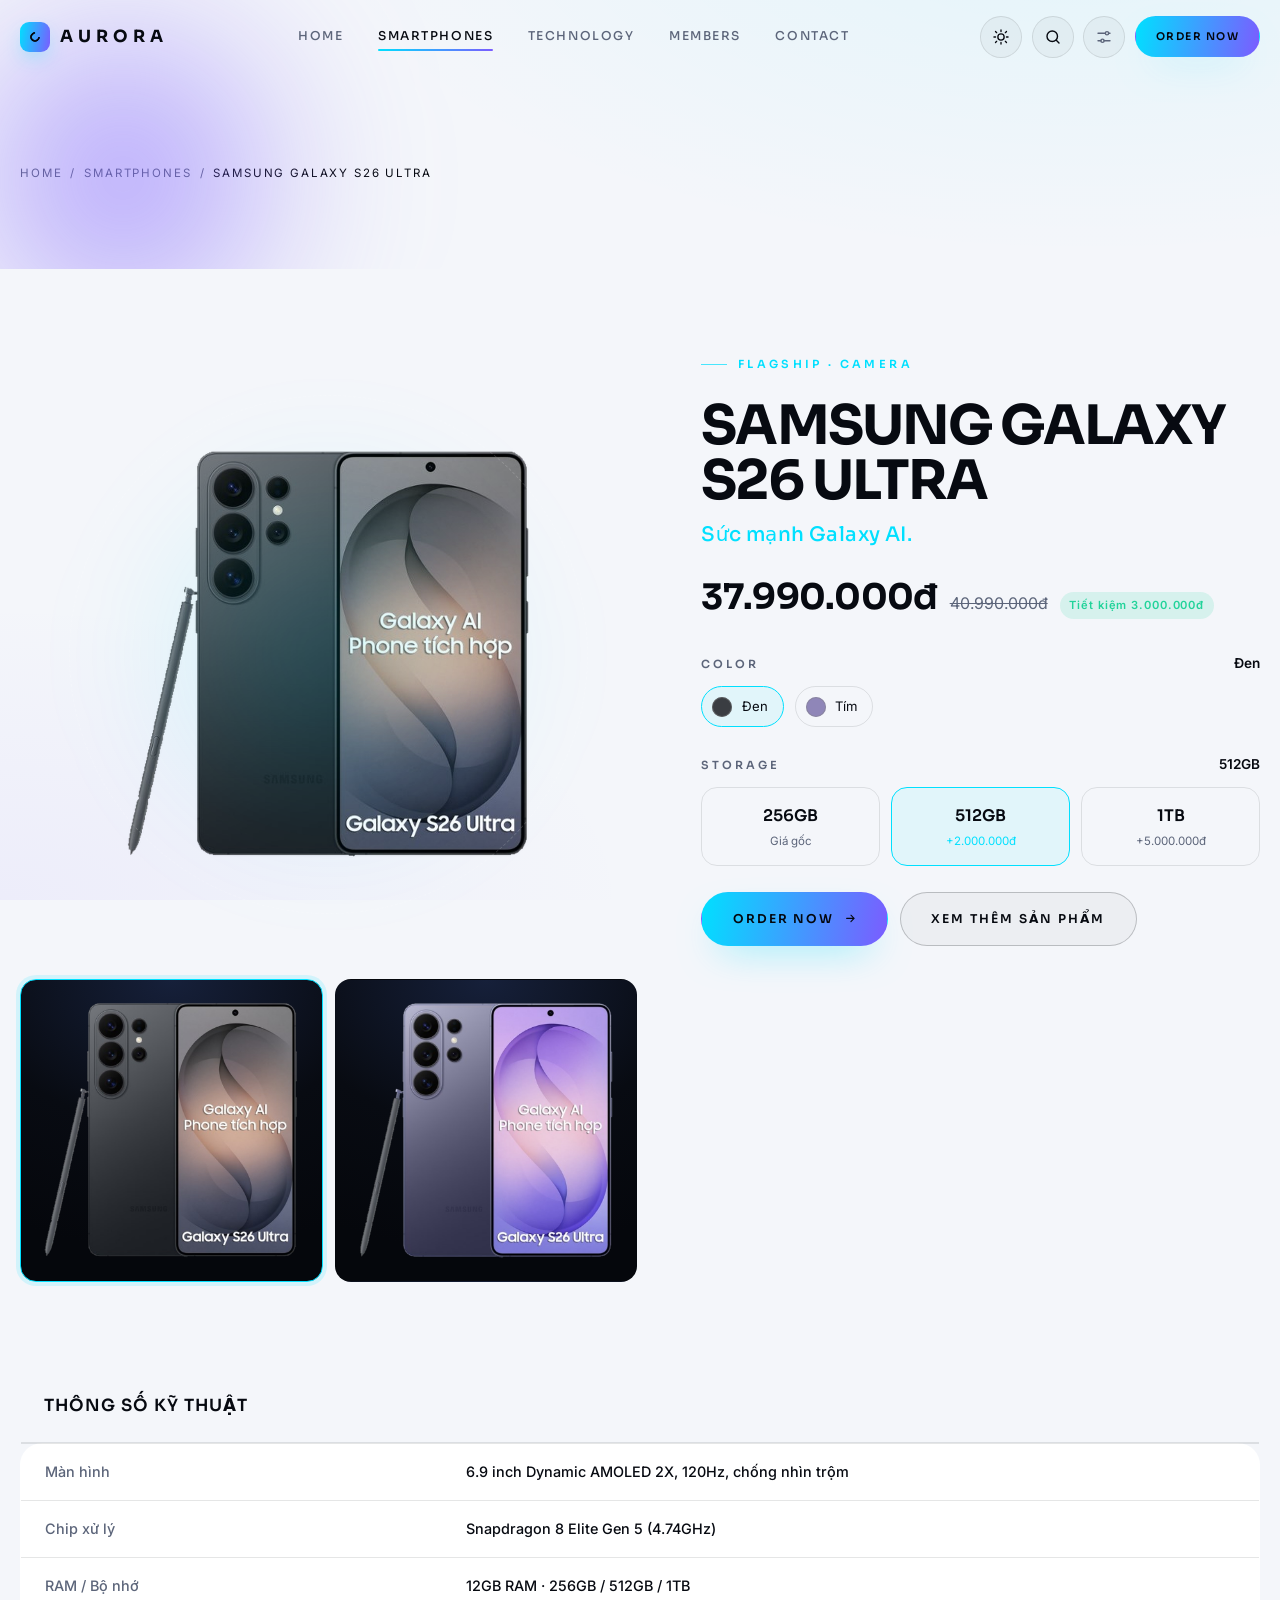
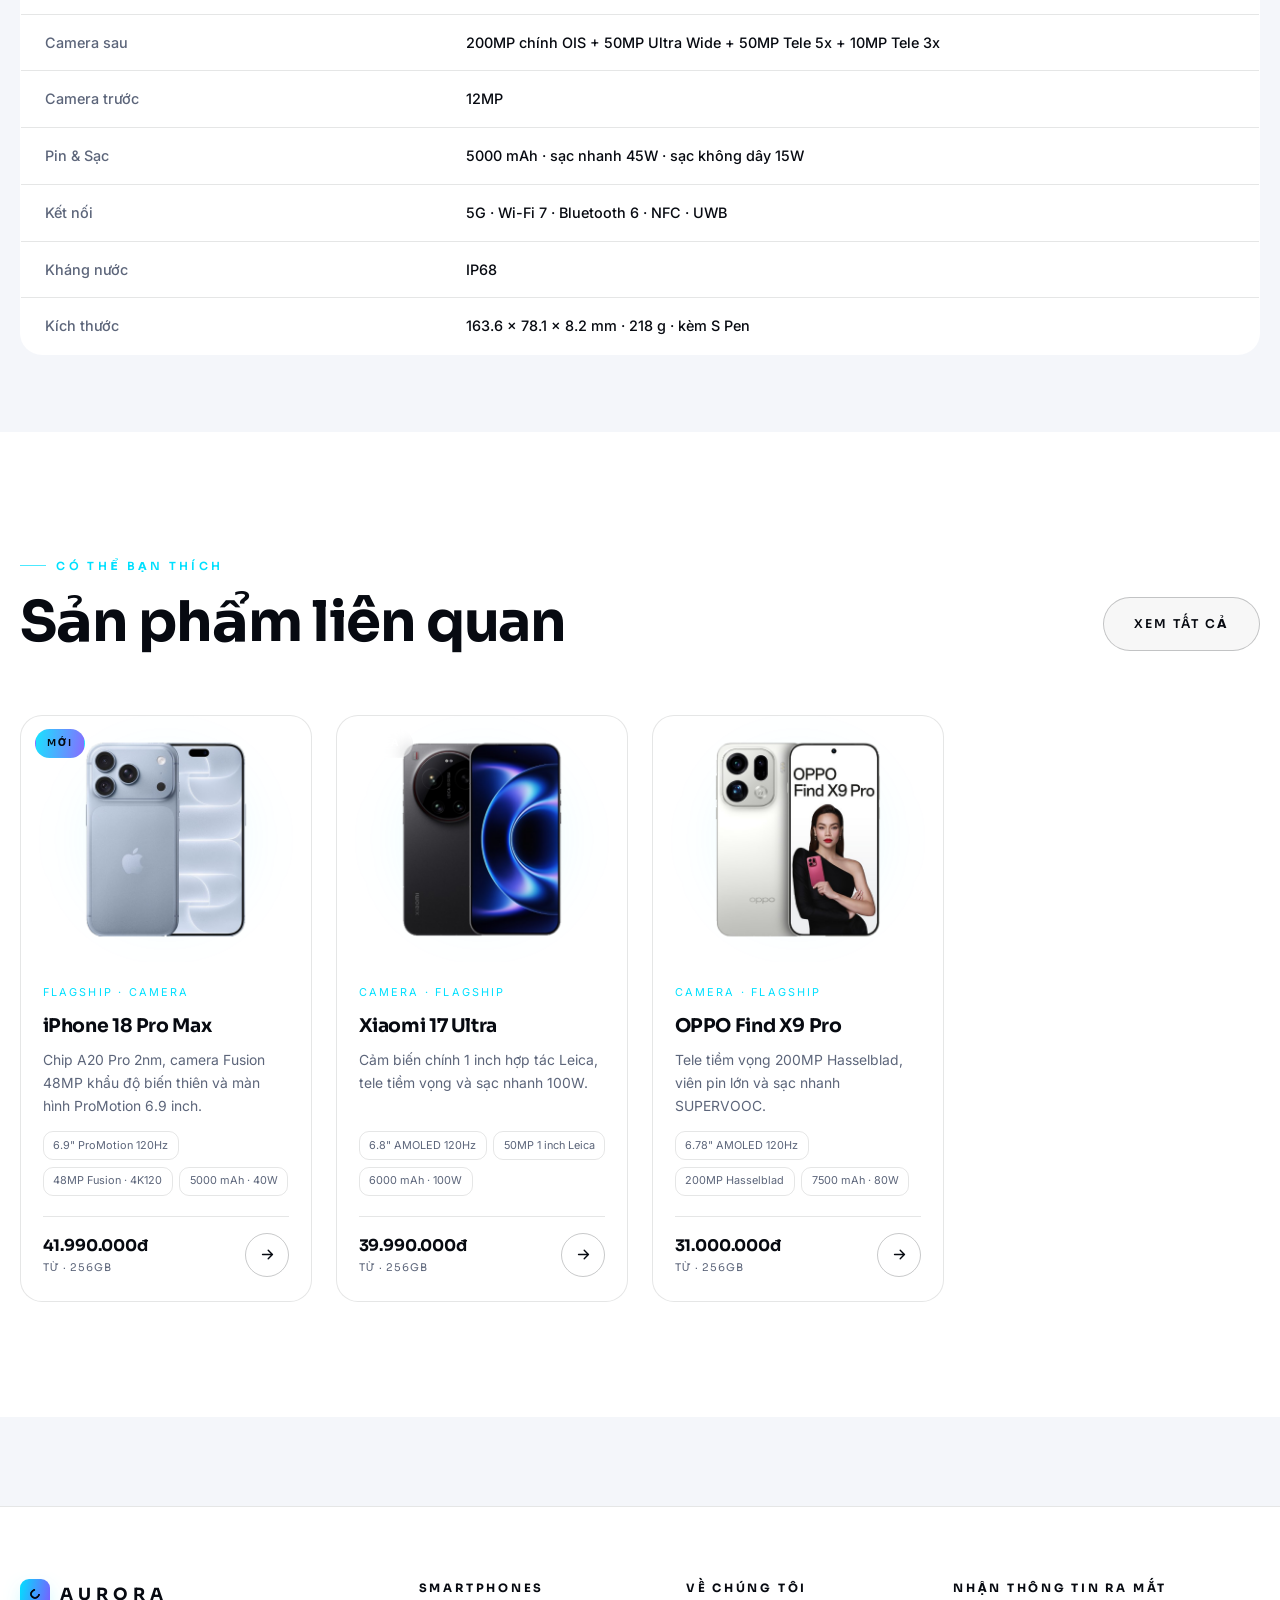
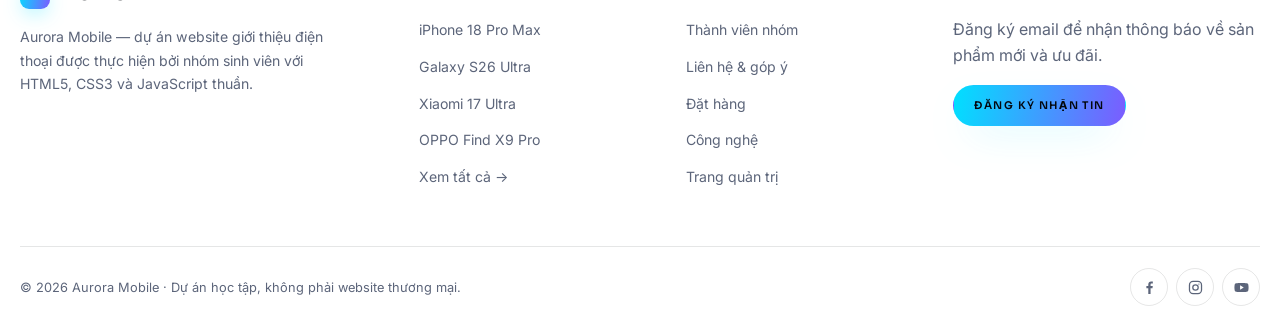
<file: product-detail.html>
<!DOCTYPE html>
<html lang="vi" data-theme="dark">

<head>
  <meta charset="UTF-8">
  <meta name="viewport" content="width=device-width, initial-scale=1">
  <meta name="theme-color" content="#05070c">
  <link rel="icon" href="images/favicon.svg" type="image/svg+xml">
  <meta name="description"
    content="Chi tiết sản phẩm Aurora Mobile — chọn màu sắc, phiên bản bộ nhớ và xem giá tương ứng. Đặt hàng trực tuyến.">
  <title>Chi tiết sản phẩm — AURORA MOBILE</title>

  <script>
    (function () {
      try {
        var t = localStorage.getItem('aurora-theme');
        if (t === 'light' || t === 'dark') document.documentElement.setAttribute('data-theme', t);
      } catch (e) { }
    })();
  </script>

  <link rel="preconnect" href="https://fonts.googleapis.com">
  <link rel="preconnect" href="https://fonts.gstatic.com" crossorigin>
  <link
    href="https://fonts.googleapis.com/css2?family=Inter:wght@400;500;600;700&family=Sora:wght@300;400;500;600;700;800&display=swap"
    rel="stylesheet">
  <link rel="stylesheet" href="css/style.css">
</head>

<body data-page="detail">

  <!-- HEADER -->
  <header class="site-header" id="siteHeader">
    <div class="header-inner">
      <a class="brand" href="index.html" aria-label="Aurora Mobile — Trang chủ">
        <span class="brand__mark" aria-hidden="true"></span>
        <span class="brand__name">Aurora</span>
      </a>

      <nav class="nav" id="primaryNav" aria-label="Điều hướng chính">
        <ul class="nav-list">
          <li><a href="index.html" data-nav="home">Home</a></li>
          <li><a href="products.html" data-nav="products">Smartphones</a></li>
          <li><a href="index.html#technology" data-nav="technology">Technology</a></li>
          <li><a href="members.html" data-nav="members">Members</a></li>
          <li><a href="contact.html" data-nav="contact">Contact</a></li>
        </ul>
      </nav>

      <div class="header-actions">
        <button class="icon-btn theme-toggle" id="themeToggle" type="button" aria-label="Đổi chế độ sáng tối">
          <svg class="ico-sun" viewBox="0 0 24 24" fill="none" stroke="currentColor" stroke-width="1.8"
            stroke-linecap="round">
            <circle cx="12" cy="12" r="4.2" />
            <path
              d="M12 2.6v2.1M12 19.3v2.1M4.7 4.7l1.5 1.5M17.8 17.8l1.5 1.5M2.6 12h2.1M19.3 12h2.1M4.7 19.3l1.5-1.5M17.8 6.2l1.5-1.5" />
          </svg>
          <svg class="ico-moon" viewBox="0 0 24 24" fill="none" stroke="currentColor" stroke-width="1.8"
            stroke-linecap="round" stroke-linejoin="round">
            <path d="M20 14.5A8.5 8.5 0 019.5 4a8.5 8.5 0 1010.5 10.5z" />
          </svg>
        </button>

        <button class="icon-btn" id="searchToggle" type="button" aria-label="Tìm kiếm sản phẩm">
          <svg viewBox="0 0 24 24" fill="none" stroke="currentColor" stroke-width="1.9" stroke-linecap="round">
            <circle cx="11" cy="11" r="7" />
            <path d="M20 20l-3.6-3.6" />
          </svg>
        </button>

        <a class="icon-btn icon-btn--admin" href="admin.html" aria-label="Trang quản trị" title="Trang quản trị">
          <svg viewBox="0 0 24 24" fill="none" stroke="currentColor" stroke-width="1.8" stroke-linecap="round" stroke-linejoin="round"><path d="M4 7h10M18 7h2M4 17h4M12 17h8"/><circle cx="16" cy="7" r="2.2"/><circle cx="10" cy="17" r="2.2"/></svg>
        </a>

        <a class="btn btn--primary btn--sm btn--order" href="order.html">Order Now</a>

        <button class="hamburger" id="navToggle" type="button" aria-label="Mở menu" aria-expanded="false"
          aria-controls="primaryNav">
          <span></span><span></span><span></span>
        </button>
      </div>
    </div>

    <div class="header-search" id="headerSearch">
      <div class="container">
        <div class="search-form" role="search">
          <svg viewBox="0 0 24 24" fill="none" stroke="currentColor" stroke-width="1.9" stroke-linecap="round">
            <circle cx="11" cy="11" r="7" />
            <path d="M20 20l-3.6-3.6" />
          </svg>
          <input type="search" id="globalSearch" placeholder="Tìm điện thoại…" autocomplete="off"
            aria-label="Tìm kiếm sản phẩm">
          <button class="icon-btn" id="searchClose" type="button" aria-label="Đóng tìm kiếm">
            <svg viewBox="0 0 24 24" fill="none" stroke="currentColor" stroke-width="2" stroke-linecap="round">
              <path d="M18 6L6 18M6 6l12 12" />
            </svg>
          </button>
        </div>
        <div class="search-results" id="searchResults"></div>
      </div>
    </div>
  </header>

  <main>

    <!-- CHI TIẾT SẢN PHẨM -->
    <section class="page-hero">
      <span class="glow glow--violet glow--md glow--top-left" aria-hidden="true"></span>
      <div class="container">
        <nav class="breadcrumb" aria-label="Breadcrumb">
          <a href="index.html">Home</a>
          <span aria-hidden="true">/</span>
          <a href="products.html">Smartphones</a>
          <span aria-hidden="true">/</span>
          <span aria-current="page" id="pdBreadcrumb">iPhone 18 Pro Max</span>
        </nav>
      </div>
    </section>

    <section class="section section--tight">
      <div class="container">
        <div class="p-detail" id="productDetail">

          <!-- Ảnh lớn + thumbnail màu -->
          <div class="p-detail__media">
            <div class="p-detail__stage stage">
              <span class="stage-rings" aria-hidden="true"></span>
              <!-- ẢNH: đổi theo màu được chọn (JS cập nhật src) -->
              <img id="pdImage" src="images/iphone-18-pro-max-xanh.png" alt="Điện thoại" width="900" height="900">
            </div>
            <!-- JS dựng 4 thumbnail màu -->
            <div class="p-thumbs" id="pdThumbs"></div>
          </div>

          <!-- Thông tin + tuỳ chọn -->
          <div class="p-info">
            <span class="eyebrow" id="pdEyebrow">Flagship · Camera</span>
            <h1 class="p-info__title" id="pdName">IPHONE 18 PRO MAX</h1>
            <p class="p-info__tagline" id="pdTagline">Đỉnh cao nhiếp ảnh.</p>

            <div class="p-info__price">
              <b id="pdPrice">41.990.000đ</b>
              <s id="pdOldPrice">44.990.000đ</s>
              <span class="save" id="pdSave">Tiết kiệm 3.000.000đ</span>
            </div>

            <!-- COLOR -->
            <div class="opt-group">
              <div class="opt-group__head">
                <span class="opt-group__label">Color</span>
                <span class="opt-group__value" id="pdColorLabel">Titanium</span>
              </div>
              <!-- JS dựng các nút chọn màu -->
              <div class="swatches" id="pdColors" role="radiogroup" aria-label="Chọn màu sắc"></div>
            </div>

            <!-- STORAGE -->
            <div class="opt-group">
              <div class="opt-group__head">
                <span class="opt-group__label">Storage</span>
                <span class="opt-group__value" id="pdStorageLabel">512GB</span>
              </div>
              <!-- JS dựng các nút chọn phiên bản -->
              <div class="storage-opts" id="pdStorages" role="radiogroup" aria-label="Chọn phiên bản bộ nhớ"></div>
            </div>

            <div class="p-info__actions">
              <a class="btn btn--primary" id="pdOrderBtn" href="order.html">
                Order Now
                <svg viewBox="0 0 24 24" fill="none" stroke="currentColor" stroke-width="2" stroke-linecap="round"
                  stroke-linejoin="round">
                  <path d="M5 12h14M13 6l6 6-6 6" />
                </svg>
              </a>
              <a class="btn btn--ghost" href="products.html">Xem thêm sản phẩm</a>
            </div>
          </div>
        </div>

        <!-- BẢNG THÔNG SỐ KỸ THUẬT -->
        <table class="spec-table">
          <caption>Thông số kỹ thuật</caption>
          <tbody id="pdSpecBody"></tbody>
        </table>
      </div>
    </section>

    <!-- SẢN PHẨM LIÊN QUAN -->
    <section class="section section--soft">
      <div class="container">
        <div class="section-head">
          <div>
            <span class="eyebrow">Có thể bạn thích</span>
            <h2 class="h-section" data-reveal="up">Sản phẩm liên quan</h2>
          </div>
          <a class="btn btn--ghost" href="products.html" data-reveal="up" data-delay="1">Xem tất cả</a>
        </div>

        <div class="p-grid" id="pdRelated"></div>
      </div>
    </section>

  </main>

  <!-- FOOTER -->
  <footer class="site-footer">
    <div class="container">
      <div class="footer-grid">
        <div class="footer-brand">
          <a class="brand" href="index.html">
            <span class="brand__mark" aria-hidden="true"></span>
            <span class="brand__name">Aurora</span>
          </a>
          <p>Aurora Mobile — dự án website giới thiệu điện thoại được thực hiện bởi nhóm sinh viên với HTML5, CSS3 và
            JavaScript thuần.</p>
        </div>

        <div class="footer-col">
          <h4>Smartphones</h4>
          <ul>
            <li><a href="product-detail.html?id=iphone-18-pro-max">iPhone 18 Pro Max</a></li>
            <li><a href="product-detail.html?id=galaxy-s26-ultra">Galaxy S26 Ultra</a></li>
            <li><a href="product-detail.html?id=xiaomi-17-ultra">Xiaomi 17 Ultra</a></li>
            <li><a href="product-detail.html?id=oppo-find-x9-pro">OPPO Find X9 Pro</a></li>
            <li><a href="products.html">Xem tất cả →</a></li>
          </ul>
        </div>

        <div class="footer-col">
          <h4>Về chúng tôi</h4>
          <ul>
            <li><a href="members.html">Thành viên nhóm</a></li>
            <li><a href="contact.html">Liên hệ &amp; góp ý</a></li>
            <li><a href="order.html">Đặt hàng</a></li>
            <li><a href="index.html#technology">Công nghệ</a></li>
            <li><a href="admin.html">Trang quản trị</a></li>
          </ul>
        </div>

        <div class="footer-col">
          <h4>Nhận thông tin ra mắt</h4>
          <p class="muted">Đăng ký email để nhận thông báo về sản phẩm mới và ưu đãi.</p>
          <div class="newsletter">
            <button class="btn btn--primary btn--sm" type="button" data-open-modal="notify">Đăng ký nhận tin</button>
          </div>
        </div>
      </div>

      <div class="footer-bottom">
        <span>© 2026 Aurora Mobile · Dự án học tập, không phải website thương mại.</span>
        <div class="footer-social">
          <a href="contact.html" aria-label="Facebook">
            <svg viewBox="0 0 24 24" fill="currentColor">
              <path
                d="M13.5 21v-8h2.7l.4-3.1h-3.1V7.9c0-.9.25-1.5 1.55-1.5h1.65V3.6A22 22 0 0014.3 3.5c-2.4 0-4 1.45-4 4.1v2.3H7.6V13h2.7v8h3.2z" />
            </svg>
          </a>
          <a href="contact.html" aria-label="Instagram">
            <svg viewBox="0 0 24 24" fill="none" stroke="currentColor" stroke-width="1.8">
              <rect x="3.5" y="3.5" width="17" height="17" rx="5" />
              <circle cx="12" cy="12" r="3.8" />
              <path d="M16.8 7.2v.01" stroke-linecap="round" />
            </svg>
          </a>
          <a href="contact.html" aria-label="YouTube">
            <svg viewBox="0 0 24 24" fill="currentColor">
              <path
                d="M21.6 7.9a2.5 2.5 0 00-1.75-1.77C18.25 5.7 12 5.7 12 5.7s-6.25 0-7.85.43A2.5 2.5 0 002.4 7.9 26 26 0 002 12a26 26 0 00.4 4.1 2.5 2.5 0 001.75 1.77c1.6.43 7.85.43 7.85.43s6.25 0 7.85-.43a2.5 2.5 0 001.75-1.77A26 26 0 0022 12a26 26 0 00-.4-4.1zM10 15.1V8.9l5.2 3.1-5.2 3.1z" />
            </svg>
          </a>
        </div>
      </div>
    </div>
  </footer>

  <button class="to-top" id="toTop" type="button" aria-label="Về đầu trang">
    <svg class="to-top__ring" viewBox="0 0 52 52" aria-hidden="true">
      <circle class="track" cx="26" cy="26" r="26"></circle>
      <circle class="bar" cx="26" cy="26" r="26"></circle>
    </svg>
    <svg viewBox="0 0 24 24" fill="none" stroke="currentColor" stroke-width="2" stroke-linecap="round"
      stroke-linejoin="round">
      <path d="M12 19V5M6 11l6-6 6 6" />
    </svg>
  </button>

  <div class="toast-stack" id="toastStack" aria-live="polite" aria-atomic="false"></div>

  <!-- MODAL nhận thông báo -->
  <div class="modal" id="notifyModal" role="dialog" aria-modal="true" aria-labelledby="notifyTitle" aria-hidden="true">
    <div class="modal__dialog">
      <button class="modal__close" type="button" aria-label="Đóng">
        <svg viewBox="0 0 24 24" fill="none" stroke="currentColor" stroke-width="2" stroke-linecap="round">
          <path d="M18 6L6 18M6 6l12 12" />
        </svg>
      </button>

      <span class="modal__eyebrow">Aurora Launch</span>
      <h2 class="modal__title" id="notifyTitle">Nhận thông báo mở bán</h2>
      <p class="modal__desc">Để lại email, chúng tôi sẽ thông báo cho bạn ngay khi sản phẩm mới chính thức mở bán.</p>

      <form id="notifyForm" novalidate>
        <div class="form-grid form-grid--single">
          <div class="field">
            <label for="n-email">Email <span class="req">*</span></label>
            <input class="input" type="email" id="n-email" name="n-email" placeholder="ban@example.com"
              autocomplete="email">
            <p class="msg" role="alert"></p>
          </div>
        </div>

        <button class="btn btn--primary btn--block mt-md" type="submit">Đăng ký</button>
      </form>
    </div>
  </div>

  <script src="js/script.js"></script>
</body>

</html>
</file>
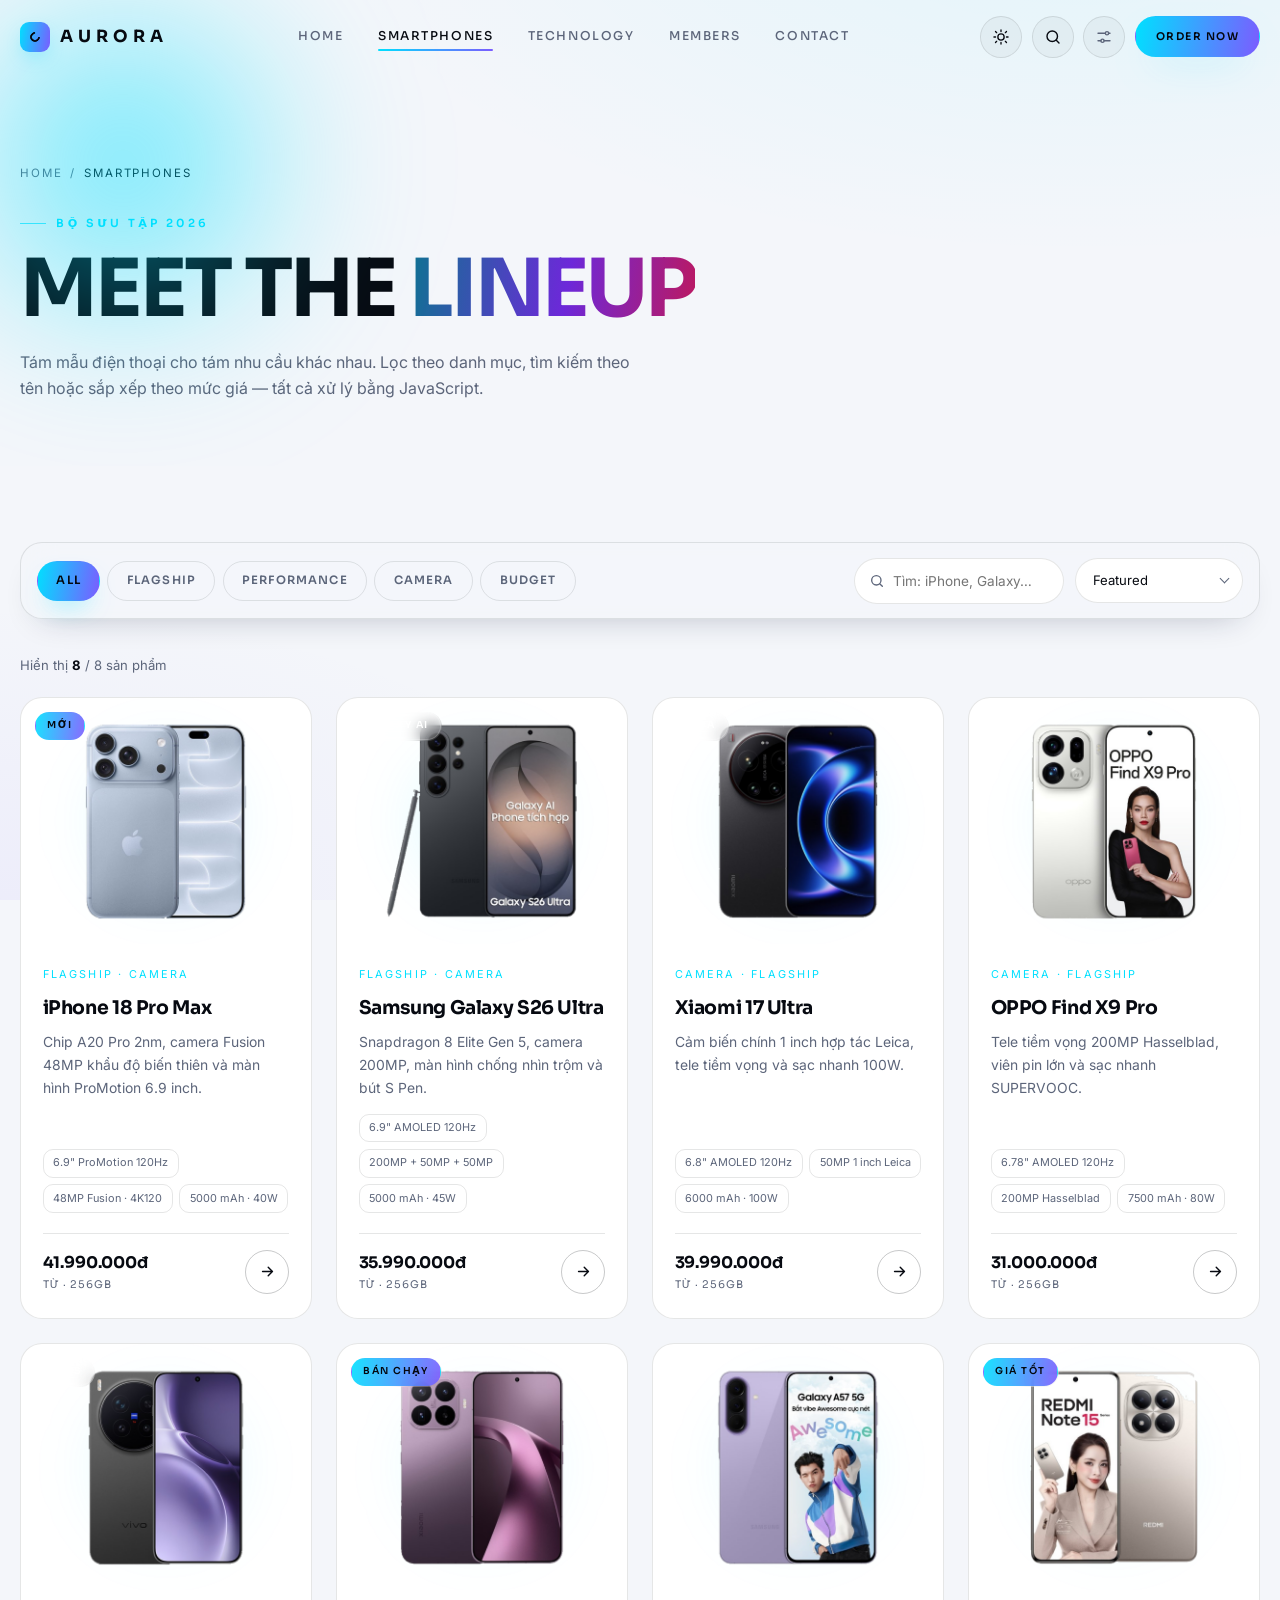
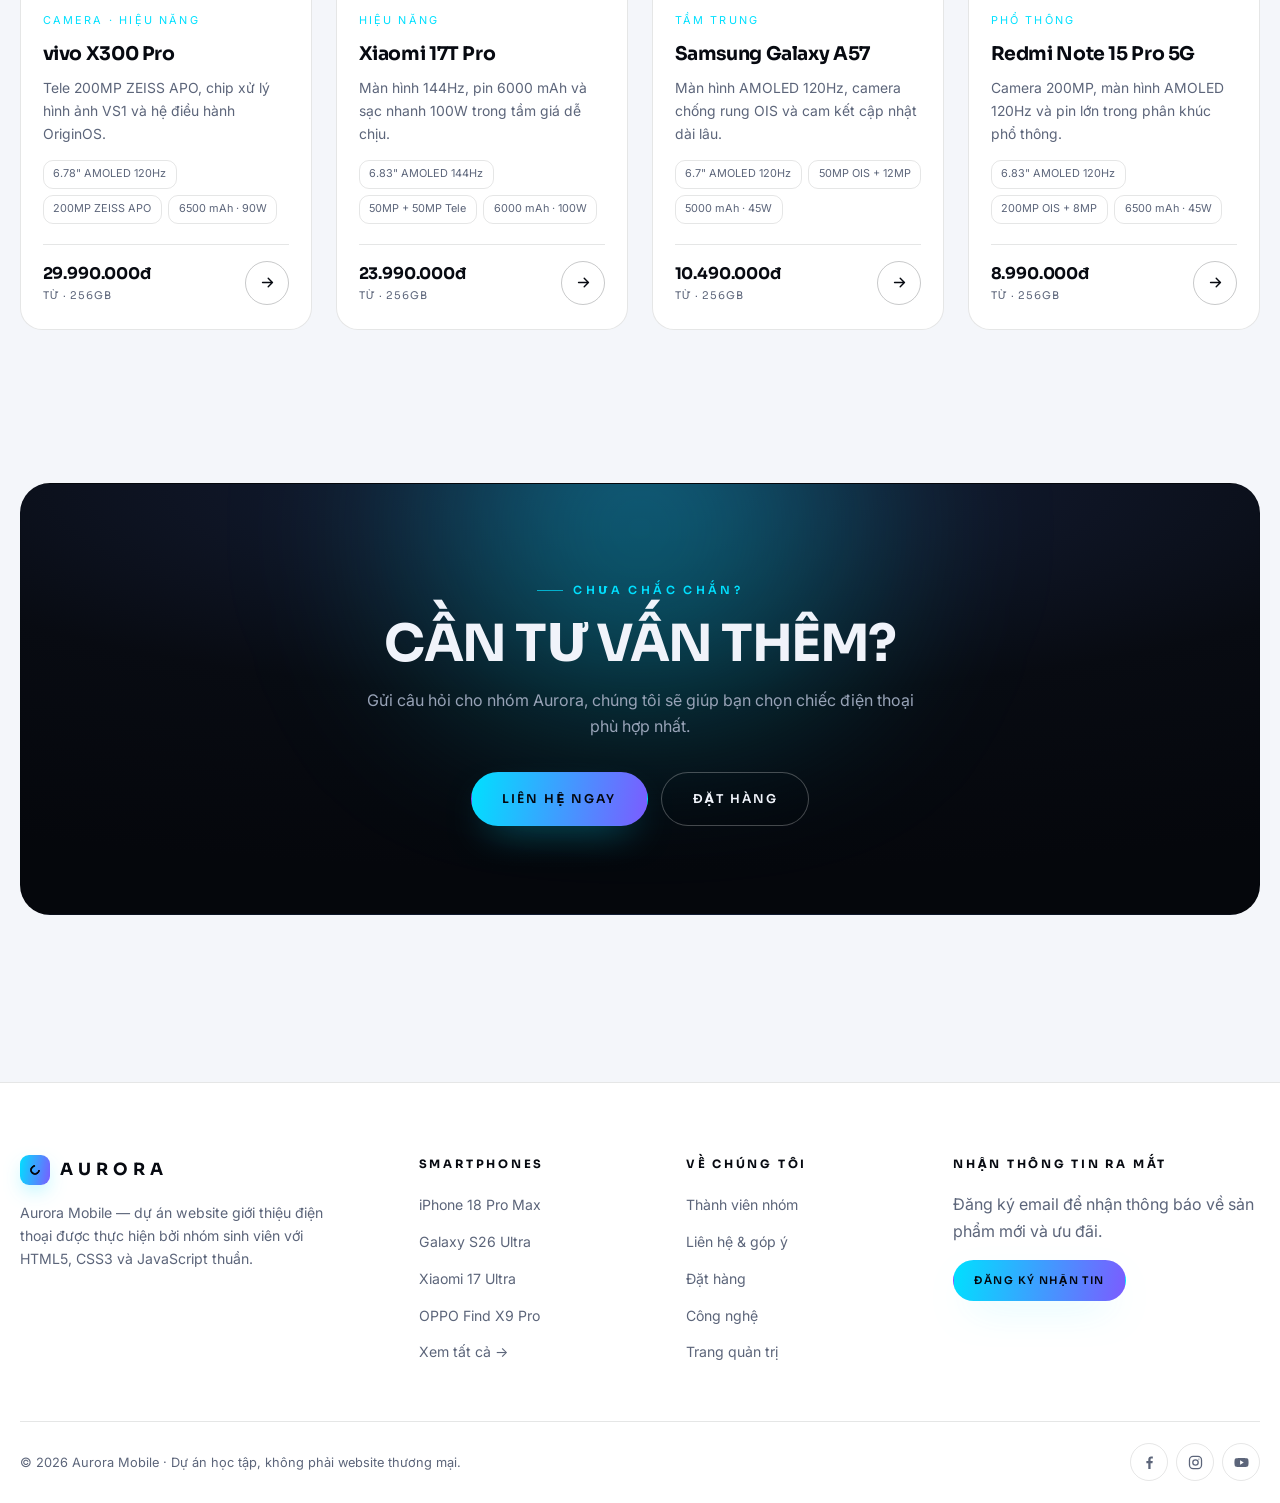
<file: products.html>
<!DOCTYPE html>
<html lang="vi" data-theme="dark">

<head>
  <meta charset="UTF-8">
  <meta name="viewport" content="width=device-width, initial-scale=1">
  <meta name="theme-color" content="#05070c">
  <link rel="icon" href="images/favicon.svg" type="image/svg+xml">
  <meta name="description"
    content="Danh sách toàn bộ điện thoại Aurora Mobile. Lọc theo danh mục Flagship, Performance, Camera, Budget; tìm kiếm và sắp xếp theo giá.">
  <title>Smartphones — AURORA MOBILE</title>

  <script>
    (function () {
      try {
        var t = localStorage.getItem('aurora-theme');
        if (t === 'light' || t === 'dark') document.documentElement.setAttribute('data-theme', t);
      } catch (e) { }
    })();
  </script>

  <link rel="preconnect" href="https://fonts.googleapis.com">
  <link rel="preconnect" href="https://fonts.gstatic.com" crossorigin>
  <link
    href="https://fonts.googleapis.com/css2?family=Inter:wght@400;500;600;700&family=Sora:wght@300;400;500;600;700;800&display=swap"
    rel="stylesheet">
  <link rel="stylesheet" href="css/style.css">
</head>

<body data-page="products">

  <!-- HEADER -->
  <header class="site-header" id="siteHeader">
    <div class="header-inner">
      <a class="brand" href="index.html" aria-label="Aurora Mobile — Trang chủ">
        <span class="brand__mark" aria-hidden="true"></span>
        <span class="brand__name">Aurora</span>
      </a>

      <nav class="nav" id="primaryNav" aria-label="Điều hướng chính">
        <ul class="nav-list">
          <li><a href="index.html" data-nav="home">Home</a></li>
          <li><a href="products.html" data-nav="products">Smartphones</a></li>
          <li><a href="index.html#technology" data-nav="technology">Technology</a></li>
          <li><a href="members.html" data-nav="members">Members</a></li>
          <li><a href="contact.html" data-nav="contact">Contact</a></li>
        </ul>
      </nav>

      <div class="header-actions">
        <button class="icon-btn theme-toggle" id="themeToggle" type="button" aria-label="Đổi chế độ sáng tối">
          <svg class="ico-sun" viewBox="0 0 24 24" fill="none" stroke="currentColor" stroke-width="1.8"
            stroke-linecap="round">
            <circle cx="12" cy="12" r="4.2" />
            <path
              d="M12 2.6v2.1M12 19.3v2.1M4.7 4.7l1.5 1.5M17.8 17.8l1.5 1.5M2.6 12h2.1M19.3 12h2.1M4.7 19.3l1.5-1.5M17.8 6.2l1.5-1.5" />
          </svg>
          <svg class="ico-moon" viewBox="0 0 24 24" fill="none" stroke="currentColor" stroke-width="1.8"
            stroke-linecap="round" stroke-linejoin="round">
            <path d="M20 14.5A8.5 8.5 0 019.5 4a8.5 8.5 0 1010.5 10.5z" />
          </svg>
        </button>

        <button class="icon-btn" id="searchToggle" type="button" aria-label="Tìm kiếm sản phẩm">
          <svg viewBox="0 0 24 24" fill="none" stroke="currentColor" stroke-width="1.9" stroke-linecap="round">
            <circle cx="11" cy="11" r="7" />
            <path d="M20 20l-3.6-3.6" />
          </svg>
        </button>

        <a class="icon-btn icon-btn--admin" href="admin.html" aria-label="Trang quản trị" title="Trang quản trị">
          <svg viewBox="0 0 24 24" fill="none" stroke="currentColor" stroke-width="1.8" stroke-linecap="round" stroke-linejoin="round"><path d="M4 7h10M18 7h2M4 17h4M12 17h8"/><circle cx="16" cy="7" r="2.2"/><circle cx="10" cy="17" r="2.2"/></svg>
        </a>

        <a class="btn btn--primary btn--sm btn--order" href="order.html">Order Now</a>

        <button class="hamburger" id="navToggle" type="button" aria-label="Mở menu" aria-expanded="false"
          aria-controls="primaryNav">
          <span></span><span></span><span></span>
        </button>
      </div>
    </div>

    <div class="header-search" id="headerSearch">
      <div class="container">
        <div class="search-form" role="search">
          <svg viewBox="0 0 24 24" fill="none" stroke="currentColor" stroke-width="1.9" stroke-linecap="round">
            <circle cx="11" cy="11" r="7" />
            <path d="M20 20l-3.6-3.6" />
          </svg>
          <input type="search" id="globalSearch" placeholder="Tìm điện thoại Aurora…" autocomplete="off"
            aria-label="Tìm kiếm sản phẩm">
          <button class="icon-btn" id="searchClose" type="button" aria-label="Đóng tìm kiếm">
            <svg viewBox="0 0 24 24" fill="none" stroke="currentColor" stroke-width="2" stroke-linecap="round">
              <path d="M18 6L6 18M6 6l12 12" />
            </svg>
          </button>
        </div>
        <div class="search-results" id="searchResults"></div>
      </div>
    </div>
  </header>

  <main>

    <!-- PAGE HERO -->
    <section class="page-hero">
      <span class="glow glow--cyan glow--md glow--top-left" aria-hidden="true"></span>
      <div class="container">
        <nav class="breadcrumb" aria-label="Breadcrumb">
          <a href="index.html">Home</a>
          <span aria-hidden="true">/</span>
          <span aria-current="page">Smartphones</span>
        </nav>

        <span class="eyebrow">Bộ sưu tập 2026</span>
        <h1 class="page-hero__title">Meet the <span class="gradient-text">Lineup</span></h1>
        <p class="lead mt-xs">
          Tám mẫu điện thoại cho tám nhu cầu khác nhau. Lọc theo danh mục, tìm kiếm theo tên
          hoặc sắp xếp theo mức giá — tất cả xử lý bằng JavaScript.
        </p>
      </div>
    </section>

    <!-- DANH SÁCH SẢN PHẨM -->
    <section class="section section--tight" id="products">
      <div class="container">

        <!-- Toolbar: Filter + Search + Sort -->
        <div class="toolbar">
          <div class="chips" id="filterChips" role="group" aria-label="Lọc theo danh mục"></div>

          <div class="toolbar__right">
            <label class="field-inline">
              <span class="sr-only">Tìm kiếm sản phẩm</span>
              <svg viewBox="0 0 24 24" fill="none" stroke="currentColor" stroke-width="2" stroke-linecap="round">
                <circle cx="11" cy="11" r="7" />
                <path d="M20 20l-3.6-3.6" />
              </svg>
              <input type="search" id="productSearch" placeholder="Tìm: iPhone, Galaxy…" autocomplete="off">
            </label>

            <div class="select-wrap">
              <label class="sr-only" for="productSort">Sắp xếp sản phẩm</label>
              <select id="productSort">
                <option value="featured">Featured</option>
                <option value="price-asc">Price Low → High</option>
                <option value="price-desc">Price High → Low</option>
                <option value="name-asc">Name A → Z</option>
              </select>
            </div>
          </div>
        </div>

        <p class="result-count" id="resultCount"></p>

        <!-- JS render danh sách vào đây -->
        <div class="p-grid" id="productGrid"></div>
      </div>
    </section>

    <!-- CTA -->
    <section class="section section--tight">
      <div class="container">
        <div class="cta-band" data-reveal="up">
          <span class="eyebrow">Chưa chắc chắn?</span>
          <h2>Cần tư vấn thêm?</h2>
          <p>Gửi câu hỏi cho nhóm Aurora, chúng tôi sẽ giúp bạn chọn chiếc điện thoại phù hợp nhất.</p>
          <div class="hero__actions center-x">
            <a class="btn btn--primary" href="contact.html">Liên hệ ngay</a>
            <a class="btn btn--ghost btn--on-dark" href="order.html">Đặt hàng</a>
          </div>
        </div>
      </div>
    </section>

  </main>

  <!-- FOOTER -->
  <footer class="site-footer">
    <div class="container">
      <div class="footer-grid">
        <div class="footer-brand">
          <a class="brand" href="index.html">
            <span class="brand__mark" aria-hidden="true"></span>
            <span class="brand__name">Aurora</span>
          </a>
          <p>Aurora Mobile — dự án website giới thiệu điện thoại được thực hiện bởi nhóm sinh viên với HTML5, CSS3 và
            JavaScript thuần.</p>
        </div>

        <div class="footer-col">
          <h4>Smartphones</h4>
          <ul>
            <li><a href="product-detail.html?id=iphone-18-pro-max">iPhone 18 Pro Max</a></li>
            <li><a href="product-detail.html?id=galaxy-s26-ultra">Galaxy S26 Ultra</a></li>
            <li><a href="product-detail.html?id=xiaomi-17-ultra">Xiaomi 17 Ultra</a></li>
            <li><a href="product-detail.html?id=oppo-find-x9-pro">OPPO Find X9 Pro</a></li>
            <li><a href="products.html">Xem tất cả →</a></li>
          </ul>
        </div>

        <div class="footer-col">
          <h4>Về chúng tôi</h4>
          <ul>
            <li><a href="members.html">Thành viên nhóm</a></li>
            <li><a href="contact.html">Liên hệ &amp; góp ý</a></li>
            <li><a href="order.html">Đặt hàng</a></li>
            <li><a href="index.html#technology">Công nghệ</a></li>
            <li><a href="admin.html">Trang quản trị</a></li>
          </ul>
        </div>

        <div class="footer-col">
          <h4>Nhận thông tin ra mắt</h4>
          <p class="muted">Đăng ký email để nhận thông báo về sản phẩm mới và ưu đãi.</p>
          <div class="newsletter">
            <button class="btn btn--primary btn--sm" type="button" data-open-modal="notify">Đăng ký nhận tin</button>
          </div>
        </div>
      </div>

      <div class="footer-bottom">
        <span>© 2026 Aurora Mobile · Dự án học tập, không phải website thương mại.</span>
        <div class="footer-social">
          <a href="contact.html" aria-label="Facebook">
            <svg viewBox="0 0 24 24" fill="currentColor">
              <path
                d="M13.5 21v-8h2.7l.4-3.1h-3.1V7.9c0-.9.25-1.5 1.55-1.5h1.65V3.6A22 22 0 0014.3 3.5c-2.4 0-4 1.45-4 4.1v2.3H7.6V13h2.7v8h3.2z" />
            </svg>
          </a>
          <a href="contact.html" aria-label="Instagram">
            <svg viewBox="0 0 24 24" fill="none" stroke="currentColor" stroke-width="1.8">
              <rect x="3.5" y="3.5" width="17" height="17" rx="5" />
              <circle cx="12" cy="12" r="3.8" />
              <path d="M16.8 7.2v.01" stroke-linecap="round" />
            </svg>
          </a>
          <a href="contact.html" aria-label="YouTube">
            <svg viewBox="0 0 24 24" fill="currentColor">
              <path
                d="M21.6 7.9a2.5 2.5 0 00-1.75-1.77C18.25 5.7 12 5.7 12 5.7s-6.25 0-7.85.43A2.5 2.5 0 002.4 7.9 26 26 0 002 12a26 26 0 00.4 4.1 2.5 2.5 0 001.75 1.77c1.6.43 7.85.43 7.85.43s6.25 0 7.85-.43a2.5 2.5 0 001.75-1.77A26 26 0 0022 12a26 26 0 00-.4-4.1zM10 15.1V8.9l5.2 3.1-5.2 3.1z" />
            </svg>
          </a>
        </div>
      </div>
    </div>
  </footer>

  <button class="to-top" id="toTop" type="button" aria-label="Về đầu trang">
    <svg class="to-top__ring" viewBox="0 0 52 52" aria-hidden="true">
      <circle class="track" cx="26" cy="26" r="26"></circle>
      <circle class="bar" cx="26" cy="26" r="26"></circle>
    </svg>
    <svg viewBox="0 0 24 24" fill="none" stroke="currentColor" stroke-width="2" stroke-linecap="round"
      stroke-linejoin="round">
      <path d="M12 19V5M6 11l6-6 6 6" />
    </svg>
  </button>

  <div class="toast-stack" id="toastStack" aria-live="polite" aria-atomic="false"></div>

  <!-- MODAL nhận thông báo -->
  <div class="modal" id="notifyModal" role="dialog" aria-modal="true" aria-labelledby="notifyTitle" aria-hidden="true">
    <div class="modal__dialog">
      <button class="modal__close" type="button" aria-label="Đóng">
        <svg viewBox="0 0 24 24" fill="none" stroke="currentColor" stroke-width="2" stroke-linecap="round">
          <path d="M18 6L6 18M6 6l12 12" />
        </svg>
      </button>

      <span class="modal__eyebrow">Aurora Launch</span>
      <h2 class="modal__title" id="notifyTitle">Nhận thông báo mở bán</h2>
      <p class="modal__desc">Để lại email, chúng tôi sẽ thông báo cho bạn ngay khi sản phẩm mới chính thức mở bán.</p>

      <form id="notifyForm" novalidate>
        <div class="form-grid form-grid--single">
          <div class="field">
            <label for="n-email">Email <span class="req">*</span></label>
            <input class="input" type="email" id="n-email" name="n-email" placeholder="ban@example.com"
              autocomplete="email">
            <p class="msg" role="alert"></p>
          </div>
        </div>

        <button class="btn btn--primary btn--block mt-md" type="submit">Đăng ký</button>
      </form>
    </div>
  </div>

  <script src="js/script.js"></script>
</body>

</html>
</file>
<file: css/style.css>
/* ==========================================================================
   AURORA MOBILE — style.css
   --------------------------------------------------------------------------
   MỤC LỤC
     01. Reset
     02. Variables  (CSS Variables + Theme Light/Dark)
     03. Global     (container, typography, button, utility)
     04. Header     (sticky, transparent → solid, mobile hamburger, search)
     05. Hero       (trang chủ + page-hero của các trang con)
     06. Products   (family cards, filter toolbar, product grid, detail)
     07. Technology (camera, display, performance, battery, why-aurora)
     08. Members    (profile card)
     09. Forms      (contact, order, summary, toast)
     10. Modal      (modal chung + lightbox gallery)
     11. Footer
     12. Responsive
     13. Animations (keyframes + scroll reveal)
     14. Admin      (đăng nhập, dashboard, quản lý sản phẩm & thành viên)
   ========================================================================== */


/* ==========================================================================
   01. RESET
   ========================================================================== */
*,
*::before,
*::after {
  box-sizing: border-box;
  margin: 0;
  padding: 0;
}

html {
  -webkit-text-size-adjust: 100%;
  scroll-behavior: smooth;
  /* chừa khoảng cho header sticky khi nhảy tới anchor */
  scroll-padding-top: 96px;
}

body {
  min-height: 100%;
  text-rendering: optimizeLegibility;
  -webkit-font-smoothing: antialiased;
}

img,
svg,
video,
canvas {
  display: block;
  max-width: 100%;
}

button,
input,
select,
textarea {
  font: inherit;
  color: inherit;
}

button {
  background: none;
  border: 0;
  cursor: pointer;
}

a {
  color: inherit;
  text-decoration: none;
}

ul,
ol {
  list-style: none;
}

table {
  border-collapse: collapse;
  width: 100%;
}

/* Thuộc tính hidden phải thắng mọi display được set trong CSS */
[hidden] {
  display: none !important;
}

:focus-visible {
  outline: 2px solid var(--accent);
  outline-offset: 3px;
  border-radius: 4px;
}

::selection {
  background: var(--accent);
  color: var(--accent-ink);
}


/* ==========================================================================
   02. VARIABLES
   ========================================================================== */
:root {
  /* --- Typography --- */
  --font-display: "Sora", "Segoe UI", system-ui, -apple-system, sans-serif;
  --font-body: "Inter", "Segoe UI", system-ui, -apple-system, sans-serif;

  /* --- Layout --- */
  --container: 1240px;
  --header-h: 74px;

  /* --- Radius --- */
  --r-sm: 10px;
  --r-md: 16px;
  --r-lg: 22px;
  --r-xl: 30px;
  --r-pill: 999px;

  /* --- Motion --- */
  --ease: cubic-bezier(0.22, 0.61, 0.36, 1);
  --ease-out: cubic-bezier(0.16, 1, 0.3, 1);
  --dur: 0.45s;

  /* --- Accent (Aurora: cyan → violet → pink) --- */
  --accent: #00e0ff;
  --accent-2: #7b5cff;
  --accent-3: #ff4d8d;
  --accent-ink: #04070e;
  --grad-accent: linear-gradient(100deg, var(--accent), var(--accent-2));
  --grad-text: linear-gradient(100deg, #7df9ff, #a78bfa 55%, #ff8fc7);

  /* --- Semantic feedback --- */
  --ok: #22d39a;
  --err: #ff5470;
}

/* ---------------------------- DARK THEME (mặc định) --------------------- */
html[data-theme="dark"] {
  --bg: #05070c;
  --bg-soft: #0a0d15;
  --surface: #0f131d;
  --surface-2: #161c29;
  --text: #eef1f8;
  --muted: #8d98ac;
  --line: rgba(255, 255, 255, 0.09);
  --line-strong: rgba(255, 255, 255, 0.2);
  --header-bg: rgba(5, 7, 12, 0.72);
  --glass: rgba(255, 255, 255, 0.04);
  --shadow-lg: 0 40px 90px -40px rgba(0, 0, 0, 0.95);
  --shadow-sm: 0 18px 40px -24px rgba(0, 0, 0, 0.9);
  --skeleton: rgba(255, 255, 255, 0.05);
}

/* ---------------------------- LIGHT THEME ------------------------------- */
html[data-theme="light"] {
  --bg: #f4f6fa;
  --bg-soft: #ffffff;
  --surface: #ffffff;
  --surface-2: #eef1f7;
  --text: #070a11;
  --muted: #5c657a;
  --line: rgba(7, 10, 17, 0.1);
  --line-strong: rgba(7, 10, 17, 0.22);
  --header-bg: rgba(244, 246, 250, 0.78);
  --glass: rgba(7, 10, 17, 0.03);
  --shadow-lg: 0 40px 80px -44px rgba(18, 28, 60, 0.42);
  --shadow-sm: 0 16px 34px -22px rgba(18, 28, 60, 0.32);
  --skeleton: rgba(7, 10, 17, 0.05);
  --grad-text: linear-gradient(100deg, #0e7490, #6d28d9 55%, #be185d);
}

/* Nền "sân khấu" luôn tối để ảnh render điện thoại (nền đen) hoà vào trang */
:root,
html[data-theme="dark"],
html[data-theme="light"] {
  /* Khối trang trí lớn (dải CTA, banner) */
  --stage: radial-gradient(120% 90% at 50% 0%, #16203a 0%, #080b12 55%, #05070c 100%);
  /* Nền phẳng cho các ô chứa ảnh điện thoại.
     Màu này trùng với nền của ảnh render (#03050a) nên ảnh hoà liền vào khung,
     không lộ ra một hình chữ nhật tối hơn nền thẻ. */
  --stage-flat: #03050a;
}


/* ==========================================================================
   03. GLOBAL
   ========================================================================== */
html {
  background: var(--bg);
}

body {
  font-family: var(--font-body);
  font-size: 16px;
  line-height: 1.65;
  color: var(--text);
  background-color: var(--bg);
  background-image:
    radial-gradient(110% 70% at 85% -10%, rgba(0, 224, 255, 0.07), transparent 55%),
    radial-gradient(90% 60% at 0% 100%, rgba(123, 92, 255, 0.06), transparent 55%);
  background-attachment: fixed;
  overflow-x: hidden;
  transition: background-color 0.4s var(--ease), color 0.4s var(--ease);
}

/* Khoá scroll khi mở modal / lightbox / menu mobile */
body.is-locked {
  overflow: hidden;
}

.container {
  width: min(100% - 2.5rem, var(--container));
  margin-inline: auto;
}

.container--narrow {
  width: min(100% - 2.5rem, 880px);
  margin-inline: auto;
}

/* ------------------------------- Section -------------------------------- */
.section {
  position: relative;
  padding: clamp(4.5rem, 9vw, 8.5rem) 0;
}

.section--soft {
  background: var(--bg-soft);
}

.section--tight {
  padding: clamp(3rem, 6vw, 5rem) 0;
}

.section-head {
  display: flex;
  align-items: flex-end;
  justify-content: space-between;
  gap: 2rem;
  flex-wrap: wrap;
  margin-bottom: clamp(2.5rem, 5vw, 4rem);
}

.section-head--center {
  flex-direction: column;
  align-items: center;
  text-align: center;
}

.section-head--center .lead {
  margin-inline: auto;
}

/* ----------------------------- Typography ------------------------------- */
.eyebrow {
  display: inline-flex;
  align-items: center;
  gap: 0.65rem;
  font-family: var(--font-display);
  font-size: 0.7rem;
  font-weight: 600;
  letter-spacing: 0.3em;
  text-transform: uppercase;
  color: var(--accent);
  margin-bottom: 1.1rem;
}

.eyebrow::before {
  content: "";
  width: 26px;
  height: 1px;
  background: currentColor;
  opacity: 0.7;
}

.section-head--center .eyebrow::after {
  content: "";
  width: 26px;
  height: 1px;
  background: currentColor;
  opacity: 0.7;
}

.h-display {
  font-family: var(--font-display);
  font-weight: 700;
  font-size: clamp(2.4rem, 6vw, 4.6rem);
  line-height: 0.98;
  letter-spacing: -0.03em;
}

.h-section {
  font-family: var(--font-display);
  font-weight: 700;
  font-size: clamp(2rem, 4.6vw, 3.5rem);
  line-height: 1.04;
  letter-spacing: -0.025em;
}

.h-sub {
  font-family: var(--font-display);
  font-weight: 600;
  font-size: clamp(1.25rem, 2.3vw, 1.7rem);
  line-height: 1.2;
  letter-spacing: -0.02em;
}

.lead {
  max-width: 62ch;
  color: var(--muted);
  font-size: clamp(1rem, 1.25vw, 1.12rem);
}

.muted {
  color: var(--muted);
}

.gradient-text {
  background: var(--grad-text);
  -webkit-background-clip: text;
  background-clip: text;
  color: transparent;
}

/* ------------------------------- Buttons -------------------------------- */
.btn {
  display: inline-flex;
  align-items: center;
  justify-content: center;
  gap: 0.6rem;
  padding: 1rem 1.9rem;
  border: 1px solid transparent;
  border-radius: var(--r-pill);
  font-family: var(--font-display);
  font-size: 0.76rem;
  font-weight: 600;
  letter-spacing: 0.16em;
  text-transform: uppercase;
  white-space: nowrap;
  cursor: pointer;
  transition: transform 0.35s var(--ease), box-shadow 0.35s var(--ease),
    background 0.35s var(--ease), color 0.35s var(--ease), border-color 0.35s var(--ease);
}

.btn svg {
  width: 1.05em;
  height: 1.05em;
  flex: none;
}

.btn:hover {
  transform: translateY(-3px);
}

.btn:active {
  transform: translateY(-1px);
}

.btn--primary {
  background: var(--grad-accent);
  color: var(--accent-ink);
  box-shadow: 0 16px 40px -18px rgba(0, 224, 255, 0.6);
}

.btn--primary:hover {
  box-shadow: 0 26px 55px -18px rgba(123, 92, 255, 0.72);
}

.btn--ghost {
  border-color: var(--line-strong);
  background: var(--glass);
  color: var(--text);
}

.btn--ghost:hover {
  border-color: var(--accent);
  color: var(--accent);
}

.btn--sm {
  padding: 0.68rem 1.25rem;
  font-size: 0.66rem;
  letter-spacing: 0.14em;
}

.btn--block {
  width: 100%;
}

.btn[disabled] {
  opacity: 0.55;
  pointer-events: none;
}

/* ------------------------------ Icon button ----------------------------- */
.icon-btn {
  display: inline-grid;
  place-items: center;
  width: 42px;
  height: 42px;
  border-radius: 50%;
  border: 1px solid var(--line);
  color: var(--text);
  background: var(--glass);
  transition: color 0.3s var(--ease), border-color 0.3s var(--ease),
    background 0.3s var(--ease), transform 0.3s var(--ease);
}

.icon-btn svg {
  width: 18px;
  height: 18px;
}

.icon-btn:hover {
  color: var(--accent);
  border-color: var(--accent);
  transform: translateY(-2px);
}

/* Nút vào trang quản trị trên header */
.icon-btn--admin {
  color: var(--muted);
}

.icon-btn--admin:hover {
  color: var(--accent);
}

/* --------------------------- Decoration helpers ------------------------- */
.glow {
  position: absolute;
  border-radius: 50%;
  filter: blur(80px);
  pointer-events: none;
  z-index: 0;
}

.glow--cyan {
  background: radial-gradient(circle, rgba(0, 224, 255, 0.75), transparent 70%);
}

.glow--violet {
  background: radial-gradient(circle, rgba(123, 92, 255, 0.75), transparent 70%);
}

.glow--pink {
  background: radial-gradient(circle, rgba(255, 77, 141, 0.6), transparent 70%);
}

/* Khối "sân khấu" chứa ảnh điện thoại.
   Ảnh sản phẩm đã tách nền trong suốt nên khung không cần nền riêng —
   chỉ cần một quầng sáng mờ phía sau để tách máy khỏi nền trang. */
.stage {
  position: relative;
  display: grid;
  place-items: center;
  overflow: hidden;
  border-radius: var(--r-xl);
  background: transparent;
  isolation: isolate;
}

.stage::before {
  content: "";
  position: absolute;
  width: 76%;
  aspect-ratio: 1;
  border-radius: 50%;
  background: radial-gradient(circle, rgba(0, 224, 255, 0.16), transparent 70%);
  filter: blur(46px);
  pointer-events: none;
}

.stage img {
  width: 100%;
  height: 100%;
  object-fit: contain;
}

/* Khối nền tối cố định — dùng lại biến màu, không phụ thuộc theme */
.dark-scope {
  --text: #f0f3fa;
  --muted: #98a3b7;
  --line: rgba(255, 255, 255, 0.1);
  --line-strong: rgba(255, 255, 255, 0.22);
  --surface: rgba(255, 255, 255, 0.05);
  --surface-2: rgba(255, 255, 255, 0.1);
  --glass: rgba(255, 255, 255, 0.05);
  --header-bg: rgba(4, 6, 10, 0.8);
  background: #04060a;
  color: var(--text);
}

.sr-only {
  position: absolute;
  width: 1px;
  height: 1px;
  padding: 0;
  margin: -1px;
  overflow: hidden;
  clip: rect(0 0 0 0);
  white-space: nowrap;
  border: 0;
}

/* --------------------------- Utility nhỏ gọn ---------------------------- */
/* Dùng thay cho inline style, giúp toàn bộ CSS tập trung trong file này */
.mt-xs {
  margin-top: 1.25rem;
}

.mt-sm {
  margin-top: 2.25rem;
}

.mt-md {
  margin-top: 1.35rem;
}

.mt-lg {
  margin-top: clamp(2.5rem, 5vw, 4rem);
}

.grid-2 {
  grid-template-columns: repeat(2, 1fr);
}

.center-x {
  justify-content: center;
}

/* Nút phụ đặt trên nền tối */
.btn--on-dark {
  border-color: rgba(255, 255, 255, 0.26);
  color: #f0f3fa;
}

.btn--on-dark:hover {
  border-color: var(--accent);
  color: var(--accent);
}

/* Vị trí & kích thước cho các khối .glow trang trí */
.glow--sm {
  width: 320px;
  height: 320px;
}

.glow--md {
  width: 400px;
  height: 400px;
}

.glow--lg {
  width: 520px;
  height: 520px;
}

.glow--top-left {
  top: -8%;
  left: -6%;
}

.glow--bottom-right {
  bottom: -10%;
  right: 4%;
}

@media (max-width: 720px) {

  .glow--md,
  .glow--lg {
    width: 300px;
    height: 300px;
  }
}


/* ==========================================================================
   04. HEADER
   ========================================================================== */
.site-header {
  position: fixed;
  inset: 0 0 auto 0;
  z-index: 100;
  height: var(--header-h);
  display: flex;
  align-items: center;
  background: transparent;
  border-bottom: 1px solid transparent;
  transition: background 0.45s var(--ease), border-color 0.45s var(--ease),
    backdrop-filter 0.45s var(--ease), box-shadow 0.45s var(--ease);
}

/* Khi cuộn: header chuyển sang nền rõ hơn + blur */
.site-header.is-scrolled,
.site-header.is-search-open {
  background: var(--header-bg);
  border-bottom-color: var(--line);
  -webkit-backdrop-filter: blur(18px) saturate(160%);
  backdrop-filter: blur(18px) saturate(160%);
  box-shadow: 0 18px 40px -34px rgba(0, 0, 0, 0.9);
}

.header-inner {
  display: flex;
  align-items: center;
  gap: 1.5rem;
  width: min(100% - 2.5rem, var(--container));
  margin-inline: auto;
}

/* --------------------------------- Brand -------------------------------- */
.brand {
  display: inline-flex;
  align-items: center;
  gap: 0.6rem;
  flex: none;
}

.brand__mark {
  position: relative;
  display: grid;
  place-items: center;
  width: 30px;
  height: 30px;
  border-radius: 9px;
  background: var(--grad-accent);
  box-shadow: 0 8px 22px -8px rgba(0, 224, 255, 0.8);
}

.brand__mark::after {
  content: "";
  width: 10px;
  height: 10px;
  border: 2px solid var(--accent-ink);
  border-radius: 50%;
  border-right-color: transparent;
  transform: rotate(-45deg);
}

.brand__name {
  font-family: var(--font-display);
  font-size: 1.05rem;
  font-weight: 700;
  letter-spacing: 0.3em;
  text-transform: uppercase;
}

/* ---------------------------------- Nav --------------------------------- */
.nav {
  flex: 1;
  display: flex;
  justify-content: center;
}

.nav-list {
  display: flex;
  align-items: center;
  gap: 0.35rem;
}

.nav-list a {
  position: relative;
  display: block;
  padding: 0.6rem 0.9rem;
  font-family: var(--font-display);
  font-size: 0.76rem;
  font-weight: 500;
  letter-spacing: 0.13em;
  text-transform: uppercase;
  color: var(--muted);
  transition: color 0.3s var(--ease);
}

.nav-list a::after {
  content: "";
  position: absolute;
  left: 0.9rem;
  right: 0.9rem;
  bottom: 0.35rem;
  height: 1.5px;
  border-radius: 2px;
  background: var(--grad-accent);
  transform: scaleX(0);
  transform-origin: left;
  transition: transform 0.4s var(--ease-out);
}

.nav-list a:hover {
  color: var(--text);
}

.nav-list a:hover::after {
  transform: scaleX(1);
}

/* Trang hiện tại được highlight tự động theo body[data-page] */
body[data-page="home"] .nav-list a[data-nav="home"],
body[data-page="products"] .nav-list a[data-nav="products"],
body[data-page="detail"] .nav-list a[data-nav="products"],
body[data-page="members"] .nav-list a[data-nav="members"],
body[data-page="contact"] .nav-list a[data-nav="contact"],
body[data-page="order"] .nav-list a[data-nav="order"] {
  color: var(--text);
}

body[data-page="home"] .nav-list a[data-nav="home"]::after,
body[data-page="products"] .nav-list a[data-nav="products"]::after,
body[data-page="detail"] .nav-list a[data-nav="products"]::after,
body[data-page="members"] .nav-list a[data-nav="members"]::after,
body[data-page="contact"] .nav-list a[data-nav="contact"]::after,
body[data-page="order"] .nav-list a[data-nav="order"]::after {
  transform: scaleX(1);
}

/* ---------------------------- Header actions ---------------------------- */
.header-actions {
  display: flex;
  align-items: center;
  gap: 0.6rem;
  flex: none;
}

/* Nút đổi theme: hiện ☀ ở dark, ☾ ở light */
.theme-toggle .ico-sun,
.theme-toggle .ico-moon {
  transition: transform 0.5s var(--ease-out), opacity 0.3s var(--ease);
}

html[data-theme="dark"] .theme-toggle .ico-sun {
  display: none;
}

html[data-theme="light"] .theme-toggle .ico-moon {
  display: none;
}

.theme-toggle:hover svg {
  transform: rotate(35deg);
}

/* ------------------------------- Hamburger ------------------------------ */
.hamburger {
  display: none;
  flex-direction: column;
  justify-content: center;
  gap: 5px;
  width: 42px;
  height: 42px;
  padding: 0 10px;
  border: 1px solid var(--line);
  border-radius: var(--r-sm);
  background: var(--glass);
}

.hamburger span {
  display: block;
  height: 1.8px;
  width: 100%;
  border-radius: 2px;
  background: var(--text);
  transition: transform 0.4s var(--ease-out), opacity 0.3s var(--ease);
}

body.nav-open .hamburger span:nth-child(1) {
  transform: translateY(6.8px) rotate(45deg);
}

body.nav-open .hamburger span:nth-child(2) {
  opacity: 0;
}

body.nav-open .hamburger span:nth-child(3) {
  transform: translateY(-6.8px) rotate(-45deg);
}

/* --------------------------- Thanh tìm kiếm ----------------------------- */
.header-search {
  position: absolute;
  inset: 100% 0 auto 0;
  background: var(--header-bg);
  -webkit-backdrop-filter: blur(18px) saturate(160%);
  backdrop-filter: blur(18px) saturate(160%);
  border-bottom: 1px solid transparent;
  max-height: 0;
  overflow: hidden;
  opacity: 0;
  visibility: hidden;
  transition: max-height 0.5s var(--ease-out), opacity 0.35s var(--ease),
    visibility 0.35s var(--ease), border-color 0.4s var(--ease);
}

.site-header.is-search-open .header-search {
  max-height: min(70svh, 520px);
  overflow-y: auto;
  opacity: 1;
  visibility: visible;
  border-bottom-color: var(--line);
}

.search-form {
  display: flex;
  align-items: center;
  gap: 0.9rem;
  padding: 1.25rem 0;
  border-bottom: 1px solid var(--line);
}

.search-form svg {
  width: 20px;
  height: 20px;
  color: var(--muted);
  flex: none;
}

.search-form input {
  flex: 1;
  min-width: 0;
  background: none;
  border: 0;
  font-family: var(--font-display);
  font-size: clamp(1rem, 2.4vw, 1.35rem);
  letter-spacing: -0.01em;
}

.search-form input:focus {
  outline: none;
}

.search-form input::placeholder {
  color: var(--muted);
  opacity: 0.65;
}

.search-results {
  padding: 0.75rem 0 1.5rem;
}

.search-results__hint {
  padding: 0.85rem 0;
  font-size: 0.85rem;
  color: var(--muted);
}

.search-result {
  display: flex;
  align-items: center;
  gap: 1rem;
  padding: 0.7rem;
  border-radius: var(--r-md);
  transition: background 0.3s var(--ease);
}

.search-result:hover {
  background: var(--glass);
}

.search-result img {
  width: 46px;
  height: 46px;
  object-fit: contain;
  border-radius: 10px;
  background: var(--stage);
  padding: 3px;
  flex: none;
}

.search-result strong {
  display: block;
  font-family: var(--font-display);
  font-size: 0.95rem;
  font-weight: 600;
}

/* Dùng class riêng thay vì `.search-result span`, vì selector hậu duệ đó có độ ưu tiên
   cao hơn `.search-result__price` và sẽ làm giá tiền mất màu accent. */
.search-result__text,
.search-result__tagline {
  font-size: 0.8rem;
  color: var(--muted);
}

.search-result__price {
  margin-left: auto;
  font-size: 0.85rem;
  font-weight: 600;
  color: var(--accent);
  white-space: nowrap;
}


/* ==========================================================================
   05. HERO
   ========================================================================== */
.hero {
  position: relative;
  display: flex;
  align-items: center;
  min-height: 100svh;
  padding: calc(var(--header-h) + 3rem) 0 4rem;
  overflow: hidden;
}

.hero__bg {
  position: absolute;
  inset: 0;
  overflow: hidden;
  z-index: 0;
}

/* Lưới kỹ thuật mờ phía sau */
.hero__grid-lines {
  position: absolute;
  inset: 0;
  background-image: linear-gradient(var(--line) 1px, transparent 1px),
    linear-gradient(90deg, var(--line) 1px, transparent 1px);
  background-size: 76px 76px;
  -webkit-mask-image: radial-gradient(72% 62% at 55% 42%, #000 0%, transparent 100%);
  mask-image: radial-gradient(72% 62% at 55% 42%, #000 0%, transparent 100%);
  opacity: 0.75;
}

/* Vòng tròn trang trí */
.hero__ring {
  position: absolute;
  border: 1px dashed var(--line-strong);
  border-radius: 50%;
  opacity: 0.32;
  animation: spin 60s linear infinite;
}

.hero__ring--1 {
  width: min(660px, 78vw);
  height: min(660px, 78vw);
  top: 8%;
  right: -6%;
}

.hero__ring--2 {
  width: min(940px, 108vw);
  height: min(940px, 108vw);
  top: -6%;
  right: -16%;
  animation-duration: 95s;
  animation-direction: reverse;
  opacity: 0.2;
}

.hero__blob {
  position: absolute;
  border-radius: 50%;
  filter: blur(95px);
  animation: float 15s ease-in-out infinite;
}

.hero__blob--1 {
  width: min(520px, 60vw);
  height: min(520px, 60vw);
  top: -12%;
  right: 6%;
  background: rgba(0, 224, 255, 0.42);
}

.hero__blob--2 {
  width: min(460px, 55vw);
  height: min(460px, 55vw);
  bottom: -16%;
  right: 24%;
  background: rgba(123, 92, 255, 0.42);
  animation-delay: -5s;
}

.hero__blob--3 {
  width: min(320px, 45vw);
  height: min(320px, 45vw);
  top: 34%;
  left: -10%;
  background: rgba(255, 77, 141, 0.28);
  animation-delay: -9s;
}

.hero__grid {
  position: relative;
  z-index: 2;
  display: grid;
  grid-template-columns: 1.04fr 0.96fr;
  align-items: center;
  gap: 2rem;
}

.hero__title {
  font-family: var(--font-display);
  font-weight: 700;
  font-size: clamp(2.7rem, 7.6vw, 6.2rem);
  line-height: 0.93;
  letter-spacing: -0.042em;
  text-transform: uppercase;
  margin-bottom: 1.6rem;
}

.hero__title span {
  display: block;
}

.hero__desc {
  max-width: 44ch;
  font-size: clamp(1rem, 1.5vw, 1.15rem);
  color: var(--muted);
  margin-bottom: 2.4rem;
}

.hero__actions {
  display: flex;
  flex-wrap: wrap;
  gap: 0.85rem;
}

.hero__meta {
  display: flex;
  flex-wrap: wrap;
  gap: clamp(1.5rem, 4vw, 3rem);
  margin-top: 3.2rem;
  padding-top: 1.75rem;
  border-top: 1px solid var(--line);
}

.hero__meta b {
  display: block;
  font-family: var(--font-display);
  font-size: 1.5rem;
  font-weight: 700;
  letter-spacing: -0.02em;
}

.hero__meta small {
  font-size: 0.72rem;
  letter-spacing: 0.18em;
  text-transform: uppercase;
  color: var(--muted);
}

/* ------------------------------ Ảnh điện thoại --------------------------- */
.hero__phone {
  position: relative;
  display: grid;
  place-items: center;
}

.hero__phone::before {
  content: "";
  position: absolute;
  width: 68%;
  aspect-ratio: 1;
  border-radius: 50%;
  background: radial-gradient(circle, rgba(0, 224, 255, 0.32), transparent 68%);
  filter: blur(50px);
}

.hero__phone img {
  position: relative;
  width: min(100%, 470px);
  /* Bắt buộc: nếu không khai báo height, thuộc tính height trong HTML
     sẽ được dùng làm chiều cao thật và làm ảnh bị bóp méo. */
  height: auto;
  /* Ảnh sản phẩm đã tách nền nên chỉ cần đổ bóng, không cần mask hay bo góc */
  filter: drop-shadow(0 40px 80px rgba(0, 224, 255, 0.18));
  animation: heroFloat 7.5s ease-in-out infinite;
}

/* Chỉ báo cuộn xuống */
.hero__scroll {
  position: absolute;
  left: 50%;
  bottom: 1.75rem;
  transform: translateX(-50%);
  z-index: 3;
  display: flex;
  flex-direction: column;
  align-items: center;
  gap: 0.55rem;
  font-size: 0.62rem;
  letter-spacing: 0.28em;
  text-transform: uppercase;
  color: var(--muted);
}

.hero__scroll i {
  display: block;
  width: 1px;
  height: 46px;
  background: linear-gradient(to bottom, var(--accent), transparent);
  animation: scrollPulse 2.4s ease-in-out infinite;
}

/* ---------------------------- Page hero (trang con) --------------------- */
.page-hero {
  position: relative;
  padding: calc(var(--header-h) + clamp(3rem, 7vw, 6rem)) 0 clamp(2.5rem, 5vw, 4rem);
  overflow: hidden;
}

.page-hero__title {
  font-family: var(--font-display);
  font-weight: 700;
  font-size: clamp(2.3rem, 6.6vw, 5rem);
  line-height: 0.98;
  letter-spacing: -0.04em;
  text-transform: uppercase;
}

.breadcrumb {
  display: flex;
  flex-wrap: wrap;
  align-items: center;
  gap: 0.5rem;
  margin-bottom: 1.4rem;
  font-size: 0.72rem;
  letter-spacing: 0.16em;
  text-transform: uppercase;
  color: var(--muted);
}

.breadcrumb a:hover {
  color: var(--accent);
}

.breadcrumb span[aria-current] {
  color: var(--text);
}


/* ==========================================================================
   06. PRODUCTS
   ========================================================================== */
/* ------------------------ Family grid (trang chủ) ----------------------- */
.family {
  display: grid;
  grid-template-columns: repeat(12, 1fr);
  gap: 1.25rem;
}

.family__item {
  position: relative;
  display: flex;
  overflow: hidden;
  min-height: 340px;
  padding: clamp(1.5rem, 2.6vw, 2.5rem);
  background: var(--surface);
  border: 1px solid var(--line);
  border-radius: var(--r-xl);
  transition: transform 0.5s var(--ease-out), border-color 0.4s var(--ease),
    box-shadow 0.5s var(--ease);
}

.family__item:hover {
  transform: translateY(-6px);
  border-color: var(--line-strong);
  box-shadow: var(--shadow-lg);
}

.family__item--wide {
  grid-column: span 7;
  align-items: center;
  gap: 1.5rem;
}

.family__item--narrow {
  grid-column: span 5;
  flex-direction: column;
  gap: 1rem;
}

.family__item--full {
  grid-column: span 12;
  align-items: center;
  gap: 2rem;
  min-height: 380px;
}

/* Card lớn đảo chiều: ảnh nằm bên trái, nội dung bên phải */
.family__item--reverse {
  flex-direction: row-reverse;
}

.family__copy {
  position: relative;
  z-index: 2;
  display: flex;
  flex-direction: column;
  gap: 0.6rem;
  flex: 1;
  min-width: 0;
}

.family__index {
  font-family: var(--font-display);
  font-size: 0.68rem;
  letter-spacing: 0.3em;
  color: var(--accent);
}

.family__name {
  font-family: var(--font-display);
  font-size: clamp(1.4rem, 2.6vw, 2.1rem);
  font-weight: 700;
  letter-spacing: -0.025em;
  line-height: 1.05;
}

.family__tag {
  font-size: 0.82rem;
  letter-spacing: 0.1em;
  text-transform: uppercase;
  color: var(--muted);
}

.family__desc {
  font-size: 0.92rem;
  color: var(--muted);
  max-width: 40ch;
}

.family__price {
  font-family: var(--font-display);
  font-size: 1.05rem;
  font-weight: 600;
  margin-top: 0.35rem;
}

.family__price small {
  font-weight: 400;
  color: var(--muted);
}

.family__cta {
  display: inline-flex;
  align-items: center;
  gap: 0.5rem;
  margin-top: 0.9rem;
  font-family: var(--font-display);
  font-size: 0.72rem;
  font-weight: 600;
  letter-spacing: 0.18em;
  text-transform: uppercase;
  color: var(--text);
  align-self: flex-start;
}

.family__cta svg {
  width: 16px;
  height: 16px;
  transition: transform 0.4s var(--ease-out);
}

.family__item:hover .family__cta svg {
  transform: translateX(6px);
}

.family__cta::after {
  content: "";
  position: absolute;
  inset: 0;
}

.family__media {
  position: relative;
  flex: none;
  display: grid;
  place-items: center;
  align-self: stretch;
  overflow: hidden;
  border-radius: var(--r-lg);
}

.family__item--wide .family__media {
  width: 44%;
  align-self: stretch;
  min-height: 300px;
}

.family__item--full .family__media {
  width: 46%;
  align-self: stretch;
  min-height: 320px;
}

.family__item--narrow .family__media {
  width: 100%;
  height: 230px;
  margin-top: auto;
}

.family__media::before {
  content: "";
  position: absolute;
  width: 74%;
  aspect-ratio: 1;
  border-radius: 50%;
  background: radial-gradient(circle, rgba(0, 224, 255, 0.22), transparent 70%);
  filter: blur(34px);
}

.family__media img {
  position: absolute;
  inset: 0;
  width: 100%;
  height: 100%;
  object-fit: contain;
  transition: transform 0.7s var(--ease-out);
}

.family__item:hover .family__media img {
  transform: translateY(-8px) scale(1.04);
}

/* ------------------------------ Filter toolbar -------------------------- */
.toolbar {
  position: sticky;
  top: calc(var(--header-h) + 0.5rem);
  z-index: 30;
  display: flex;
  flex-wrap: wrap;
  align-items: center;
  gap: 1rem;
  padding: 0.9rem 1rem;
  margin-bottom: 2.25rem;
  background: var(--header-bg);
  border: 1px solid var(--line);
  border-radius: var(--r-lg);
  -webkit-backdrop-filter: blur(16px) saturate(150%);
  backdrop-filter: blur(16px) saturate(150%);
  box-shadow: var(--shadow-sm);
}

.chips {
  display: flex;
  flex-wrap: wrap;
  gap: 0.45rem;
}

.chip {
  padding: 0.6rem 1.15rem;
  border: 1px solid var(--line);
  border-radius: var(--r-pill);
  font-family: var(--font-display);
  font-size: 0.72rem;
  font-weight: 600;
  letter-spacing: 0.1em;
  text-transform: uppercase;
  color: var(--muted);
  transition: color 0.3s var(--ease), border-color 0.3s var(--ease),
    background 0.3s var(--ease), transform 0.3s var(--ease);
}

.chip:hover {
  color: var(--text);
  border-color: var(--line-strong);
  transform: translateY(-2px);
}

.chip.is-active {
  background: var(--grad-accent);
  border-color: transparent;
  color: var(--accent-ink);
  box-shadow: 0 12px 28px -14px rgba(0, 224, 255, 0.75);
}

.toolbar__right {
  display: flex;
  align-items: center;
  gap: 0.7rem;
  margin-left: auto;
  flex-wrap: wrap;
}

/* Ô tìm kiếm trong toolbar */
.field-inline {
  position: relative;
  display: flex;
  align-items: center;
}

.field-inline svg {
  position: absolute;
  left: 0.95rem;
  width: 16px;
  height: 16px;
  color: var(--muted);
  pointer-events: none;
}

.field-inline input {
  width: 210px;
  padding: 0.68rem 0.9rem 0.68rem 2.4rem;
  background: var(--surface);
  border: 1px solid var(--line);
  border-radius: var(--r-pill);
  font-size: 0.85rem;
  transition: border-color 0.3s var(--ease), box-shadow 0.3s var(--ease),
    width 0.35s var(--ease);
}

.field-inline input:focus {
  outline: none;
  width: 250px;
  border-color: var(--accent);
  box-shadow: 0 0 0 4px rgba(0, 224, 255, 0.14);
}

/* Select có mũi tên tuỳ biến */
.select-wrap {
  position: relative;
  display: inline-flex;
  align-items: center;
}

.select-wrap::after {
  content: "";
  position: absolute;
  right: 0.95rem;
  width: 7px;
  height: 7px;
  border-right: 1.6px solid var(--muted);
  border-bottom: 1.6px solid var(--muted);
  transform: translateY(-2px) rotate(45deg);
  pointer-events: none;
}

.select-wrap select {
  appearance: none;
  -webkit-appearance: none;
  padding: 0.68rem 2.4rem 0.68rem 1.05rem;
  background: var(--surface);
  border: 1px solid var(--line);
  border-radius: var(--r-pill);
  font-size: 0.82rem;
  cursor: pointer;
}

.select-wrap select:focus {
  outline: none;
  border-color: var(--accent);
  box-shadow: 0 0 0 4px rgba(0, 224, 255, 0.14);
}

/* ----------------------------- Product grid ----------------------------- */
.p-grid {
  display: grid;
  grid-template-columns: repeat(auto-fill, minmax(268px, 1fr));
  gap: 1.5rem;
}

.p-card {
  position: relative;
  display: flex;
  flex-direction: column;
  overflow: hidden;
  background: var(--surface);
  border: 1px solid var(--line);
  border-radius: var(--r-lg);
  transition: transform 0.5s var(--ease-out), box-shadow 0.5s var(--ease);
  animation: cardIn 0.55s var(--ease-out) both;
}

.p-card:hover {
  transform: translateY(-7px);
  box-shadow: var(--shadow-lg);
}

/* Viền gradient chỉ hiện khi hover */
.p-card::after {
  content: "";
  position: absolute;
  inset: 0;
  border-radius: inherit;
  padding: 1px;
  background: linear-gradient(140deg, rgba(0, 224, 255, 0.75), transparent 42%,
      transparent 58%, rgba(123, 92, 255, 0.75));
  -webkit-mask: linear-gradient(#000 0 0) content-box, linear-gradient(#000 0 0);
  -webkit-mask-composite: xor;
  mask: linear-gradient(#000 0 0) content-box, linear-gradient(#000 0 0);
  mask-composite: exclude;
  opacity: 0;
  pointer-events: none;
  transition: opacity 0.45s var(--ease);
}

.p-card:hover::after {
  opacity: 1;
}

.p-card__media {
  position: relative;
  display: grid;
  place-items: center;
  aspect-ratio: 4 / 3.4;
  background: transparent;
  overflow: hidden;
}

.p-card__media::before {
  content: "";
  position: absolute;
  width: 62%;
  aspect-ratio: 1;
  border-radius: 50%;
  background: radial-gradient(circle, rgba(0, 224, 255, 0.2), transparent 70%);
  filter: blur(30px);
}

.p-card__media img {
  position: relative;
  width: 78%;
  height: 88%;
  object-fit: contain;
  transition: transform 0.7s var(--ease-out);
}

.p-card:hover .p-card__media img {
  transform: scale(1.06) translateY(-6px);
}

.p-badge {
  position: absolute;
  top: 0.85rem;
  left: 0.85rem;
  z-index: 2;
  padding: 0.34rem 0.72rem;
  border-radius: var(--r-pill);
  background: rgba(255, 255, 255, 0.12);
  border: 1px solid rgba(255, 255, 255, 0.2);
  -webkit-backdrop-filter: blur(8px);
  backdrop-filter: blur(8px);
  color: #fff;
  font-family: var(--font-display);
  font-size: 0.6rem;
  font-weight: 600;
  letter-spacing: 0.16em;
  text-transform: uppercase;
}

.p-badge--hot {
  background: linear-gradient(100deg, rgba(0, 224, 255, 0.9), rgba(123, 92, 255, 0.9));
  border-color: transparent;
  color: var(--accent-ink);
}

.p-card__body {
  display: flex;
  flex-direction: column;
  gap: 0.5rem;
  padding: 1.35rem 1.35rem 1.5rem;
  flex: 1;
}

.p-card__cat {
  font-size: 0.68rem;
  letter-spacing: 0.2em;
  text-transform: uppercase;
  color: var(--accent);
}

.p-card__name {
  font-family: var(--font-display);
  font-size: 1.18rem;
  font-weight: 700;
  letter-spacing: -0.02em;
}

.p-card__desc {
  font-size: 0.87rem;
  color: var(--muted);
  flex: 1;
}

.p-card__specs {
  display: flex;
  flex-wrap: wrap;
  gap: 0.4rem;
  margin-top: 0.35rem;
}

.p-card__specs li {
  padding: 0.28rem 0.6rem;
  border: 1px solid var(--line);
  border-radius: var(--r-sm);
  font-size: 0.68rem;
  color: var(--muted);
  white-space: nowrap;
}

.p-card__foot {
  display: flex;
  align-items: center;
  justify-content: space-between;
  gap: 0.75rem;
  margin-top: 0.75rem;
  padding-top: 1rem;
  border-top: 1px solid var(--line);
}

.p-card__price {
  font-family: var(--font-display);
  font-size: 1rem;
  font-weight: 700;
  letter-spacing: -0.01em;
}

.p-card__price small {
  display: block;
  font-size: 0.66rem;
  font-weight: 400;
  letter-spacing: 0.1em;
  text-transform: uppercase;
  color: var(--muted);
}

/* Nút Explore tròn */
.p-card__go {
  display: inline-grid;
  place-items: center;
  width: 44px;
  height: 44px;
  flex: none;
  border-radius: 50%;
  border: 1px solid var(--line-strong);
  color: var(--text);
  transition: background 0.35s var(--ease), color 0.35s var(--ease),
    transform 0.35s var(--ease), border-color 0.35s var(--ease);
}

.p-card__go svg {
  width: 17px;
  height: 17px;
}

.p-card:hover .p-card__go {
  background: var(--grad-accent);
  border-color: transparent;
  color: var(--accent-ink);
  transform: rotate(-45deg);
}

/* Trạng thái rỗng */
.p-empty {
  grid-column: 1 / -1;
  display: flex;
  flex-direction: column;
  align-items: center;
  gap: 0.6rem;
  padding: clamp(3rem, 8vw, 5rem) 1.5rem;
  text-align: center;
  border: 1px dashed var(--line-strong);
  border-radius: var(--r-lg);
  color: var(--muted);
}

.p-empty strong {
  font-family: var(--font-display);
  font-size: 1.1rem;
  color: var(--text);
}

.result-count {
  font-size: 0.82rem;
  color: var(--muted);
  margin-bottom: 1.25rem;
}

.result-count b {
  color: var(--text);
}

/* ---------------------------- Product detail ---------------------------- */
.p-detail {
  display: grid;
  grid-template-columns: 1.05fr 0.95fr;
  gap: clamp(2rem, 5vw, 4.5rem);
  align-items: start;
}

.p-detail__stage {
  position: relative;
  aspect-ratio: 1 / 1;
  border-radius: var(--r-xl);
}

.p-detail__stage .stage-rings {
  position: absolute;
  inset: 8%;
  border: 1px dashed rgba(255, 255, 255, 0.16);
  border-radius: 50%;
  animation: spin 70s linear infinite;
  pointer-events: none;
}

.p-detail__stage img {
  width: 74%;
  height: 86%;
  transition: opacity 0.4s var(--ease), transform 0.6s var(--ease-out);
}

.p-detail__stage.is-swapping img {
  opacity: 0;
  transform: scale(0.94);
}

.p-thumbs {
  display: flex;
  gap: 0.75rem;
  margin-top: 1rem;
}

.p-thumbs button {
  flex: 1;
  aspect-ratio: 1;
  display: grid;
  place-items: center;
  padding: 0.4rem;
  background: var(--stage);
  border: 1px solid var(--line);
  border-radius: var(--r-md);
  transition: border-color 0.3s var(--ease), transform 0.3s var(--ease);
}

.p-thumbs button img {
  width: 100%;
  height: 100%;
  object-fit: contain;
}

.p-thumbs button:hover {
  transform: translateY(-3px);
}

.p-thumbs button.is-active {
  border-color: var(--accent);
  box-shadow: 0 0 0 4px rgba(0, 224, 255, 0.14);
}

.p-info__title {
  font-family: var(--font-display);
  font-size: clamp(2.1rem, 5vw, 3.4rem);
  font-weight: 700;
  line-height: 1;
  letter-spacing: -0.035em;
  text-transform: uppercase;
  margin: 0.5rem 0 0.6rem;
}

.p-info__tagline {
  font-family: var(--font-display);
  font-size: clamp(1rem, 2vw, 1.25rem);
  font-weight: 500;
  letter-spacing: 0.02em;
  color: var(--accent);
  margin-bottom: 1.1rem;
}

.p-info__price {
  display: flex;
  align-items: baseline;
  gap: 0.75rem;
  flex-wrap: wrap;
  margin-bottom: 1.6rem;
}

.p-info__price b {
  font-family: var(--font-display);
  font-size: clamp(1.6rem, 3.4vw, 2.2rem);
  font-weight: 700;
  letter-spacing: -0.02em;
}

.p-info__price s {
  color: var(--muted);
  font-size: 1rem;
}

.p-info__price .save {
  padding: 0.25rem 0.6rem;
  border-radius: var(--r-pill);
  background: rgba(34, 211, 154, 0.14);
  color: var(--ok);
  font-size: 0.7rem;
  font-weight: 600;
  letter-spacing: 0.08em;
}

.opt-group {
  margin-bottom: 1.6rem;
}

.opt-group__head {
  display: flex;
  align-items: baseline;
  justify-content: space-between;
  gap: 1rem;
  margin-bottom: 0.75rem;
}

.opt-group__label {
  font-family: var(--font-display);
  font-size: 0.7rem;
  font-weight: 600;
  letter-spacing: 0.26em;
  text-transform: uppercase;
  color: var(--muted);
}

.opt-group__value {
  font-size: 0.85rem;
  font-weight: 600;
}

.swatches {
  display: flex;
  flex-wrap: wrap;
  gap: 0.7rem;
}

.swatch {
  position: relative;
  display: inline-flex;
  align-items: center;
  gap: 0.6rem;
  padding: 0.55rem 0.95rem 0.55rem 0.6rem;
  border: 1px solid var(--line);
  border-radius: var(--r-pill);
  font-size: 0.82rem;
  cursor: pointer;
  transition: border-color 0.3s var(--ease), background 0.3s var(--ease),
    transform 0.3s var(--ease);
}

.swatch:hover {
  transform: translateY(-2px);
  border-color: var(--line-strong);
}

.swatch input {
  position: absolute;
  opacity: 0;
  pointer-events: none;
}

.swatch__dot {
  width: 20px;
  height: 20px;
  border-radius: 50%;
  flex: none;
  /* Màu lấy từ biến --dot do JS gán, vì mỗi hãng có bảng màu riêng */
  background: var(--dot, #8d98ac);
  box-shadow: inset 0 0 0 1px rgba(128, 128, 128, 0.45);
}

.swatch:has(input:checked) {
  border-color: var(--accent);
  background: rgba(0, 224, 255, 0.08);
}

.swatch:has(input:focus-visible) {
  outline: 2px solid var(--accent);
  outline-offset: 3px;
}

/* Nhóm chọn phiên bản (dạng thanh ngang) */
.storage-opts {
  display: flex;
  gap: 0.7rem;
  flex-wrap: wrap;
}

.storage-opt {
  position: relative;
  flex: 1;
  min-width: 96px;
  padding: 0.9rem 0.75rem;
  text-align: center;
  border: 1px solid var(--line);
  border-radius: var(--r-md);
  cursor: pointer;
  transition: border-color 0.3s var(--ease), background 0.3s var(--ease),
    transform 0.3s var(--ease);
}

.storage-opt:hover {
  transform: translateY(-3px);
  border-color: var(--line-strong);
}

.storage-opt input {
  position: absolute;
  opacity: 0;
  pointer-events: none;
}

.storage-opt b {
  display: block;
  font-family: var(--font-display);
  font-size: 1rem;
  font-weight: 600;
}

.storage-opt small {
  display: block;
  font-size: 0.72rem;
  color: var(--muted);
  margin-top: 0.15rem;
}

.storage-opt:has(input:checked) {
  border-color: var(--accent);
  background: rgba(0, 224, 255, 0.08);
}

.storage-opt:has(input:checked) small {
  color: var(--accent);
}

.storage-opt:has(input:focus-visible) {
  outline: 2px solid var(--accent);
  outline-offset: 3px;
}

.p-info__actions {
  display: flex;
  flex-wrap: wrap;
  gap: 0.75rem;
  margin-top: 0.5rem;
}

/* Bảng thông số */
.spec-table {
  margin-top: clamp(3rem, 7vw, 5.5rem);
  border: 1px solid var(--line);
  border-radius: var(--r-lg);
  overflow: hidden;
  background: var(--surface);
}

.spec-table caption {
  padding: 1.4rem 1.5rem;
  text-align: left;
  font-family: var(--font-display);
  font-size: 1.05rem;
  font-weight: 600;
  letter-spacing: 0.06em;
  text-transform: uppercase;
  border-bottom: 1px solid var(--line);
}

.spec-table th,
.spec-table td {
  padding: 1rem 1.5rem;
  text-align: left;
  font-size: 0.9rem;
  border-bottom: 1px solid var(--line);
  vertical-align: top;
}

.spec-table tr:last-child th,
.spec-table tr:last-child td {
  border-bottom: 0;
}

.spec-table th {
  width: 34%;
  font-weight: 500;
  color: var(--muted);
  white-space: nowrap;
}

.spec-table td {
  font-weight: 500;
}


/* ==========================================================================
   07. TECHNOLOGY
   ========================================================================== */
/* ------------------------------- Camera --------------------------------- */
.camera {
  position: relative;
  overflow: hidden;
}

.camera__layout {
  display: grid;
  grid-template-columns: 0.92fr 1.08fr;
  gap: clamp(2rem, 5vw, 4.5rem);
  align-items: center;
}

.camera__stats {
  display: grid;
  gap: 0.5rem;
  margin-top: 2.25rem;
}

.camera__stat {
  display: flex;
  align-items: baseline;
  gap: 1.1rem;
  padding: 1.1rem 0;
  border-bottom: 1px solid var(--line);
}

.camera__stat b {
  font-family: var(--font-display);
  font-size: clamp(1.8rem, 4vw, 2.6rem);
  font-weight: 700;
  letter-spacing: -0.03em;
  min-width: 5.6ch;
  background: var(--grad-text);
  -webkit-background-clip: text;
  background-clip: text;
  color: transparent;
}

.camera__stat>span {
  font-size: 0.86rem;
  letter-spacing: 0.16em;
  text-transform: uppercase;
  color: var(--muted);
}

/* Gallery dạng lưới 2x2 */
.gallery {
  display: grid;
  grid-template-columns: repeat(2, 1fr);
  gap: 0.9rem;
}

.gallery__item {
  position: relative;
  overflow: hidden;
  border-radius: var(--r-lg);
  border: 1px solid var(--line);
  aspect-ratio: 4 / 3;
  cursor: zoom-in;
  background: var(--surface-2);
}

.gallery__item img {
  width: 100%;
  height: 100%;
  object-fit: cover;
  transition: transform 0.8s var(--ease-out), filter 0.5s var(--ease);
}

.gallery__item:hover img {
  transform: scale(1.08);
  filter: brightness(1.08);
}

.gallery__item::after {
  content: "";
  position: absolute;
  inset: 0;
  background: linear-gradient(to top, rgba(0, 0, 0, 0.6), transparent 55%);
  opacity: 0;
  transition: opacity 0.4s var(--ease);
}

.gallery__item:hover::after {
  opacity: 1;
}

.gallery__cap {
  position: absolute;
  left: 0.9rem;
  right: 0.9rem;
  bottom: 0.8rem;
  z-index: 2;
  display: flex;
  align-items: center;
  justify-content: space-between;
  gap: 0.5rem;
  font-size: 0.72rem;
  letter-spacing: 0.1em;
  text-transform: uppercase;
  color: #fff;
  opacity: 0;
  transform: translateY(8px);
  transition: opacity 0.4s var(--ease), transform 0.4s var(--ease-out);
}

.gallery__item:hover .gallery__cap {
  opacity: 1;
  transform: none;
}

.gallery__cap svg {
  width: 15px;
  height: 15px;
}

/* ------------------------------- Display -------------------------------- */
.display__layout {
  display: grid;
  grid-template-columns: 1fr 1fr;
  gap: clamp(2rem, 5vw, 4.5rem);
  align-items: center;
}

.display__stats {
  display: grid;
  grid-template-columns: repeat(3, 1fr);
  gap: 1rem;
  margin-top: 2.5rem;
}

.display__stat {
  padding: 1.5rem 1.25rem;
  border: 1px solid var(--line);
  border-radius: var(--r-lg);
  background: var(--surface);
  transition: transform 0.45s var(--ease-out), border-color 0.4s var(--ease);
}

.display__stat:hover {
  transform: translateY(-5px);
  border-color: var(--line-strong);
}

.display__stat b {
  display: block;
  font-family: var(--font-display);
  font-size: clamp(1.5rem, 3.2vw, 2.1rem);
  font-weight: 700;
  letter-spacing: -0.03em;
  background: var(--grad-text);
  -webkit-background-clip: text;
  background-clip: text;
  color: transparent;
}

/* Dùng ">" để chỉ nhắm vào nhãn bên dưới, KHÔNG nhắm vào thẻ <span> đếm số
   nằm trong <b> phía trên (nếu không sẽ làm số bị đổi cỡ chữ, màu và xuống dòng) */
.display__stat>span {
  display: block;
  margin-top: 0.3rem;
  font-size: 0.75rem;
  letter-spacing: 0.14em;
  text-transform: uppercase;
  color: var(--muted);
}

.display__screen {
  position: relative;
  aspect-ratio: 3 / 4;
  border-radius: var(--r-xl);
  overflow: hidden;
}

.display__screen img {
  width: 100%;
  height: 100%;
  /* Ảnh sản phẩm đã tách nền nên dùng contain để không cắt mất máy */
  object-fit: contain;
  padding: 9%;
}

/* Vệt sáng chạy ngang màn hình */
.display__screen::after {
  content: "";
  position: absolute;
  inset: 0;
  background: linear-gradient(105deg, transparent 34%, rgba(255, 255, 255, 0.34) 50%,
      transparent 66%);
  transform: translateX(-130%);
  animation: sweep 5.5s ease-in-out infinite;
  pointer-events: none;
}

/* ----------------------------- Performance ------------------------------ */
.perf__layout {
  display: grid;
  grid-template-columns: 1fr 1fr;
  gap: clamp(2rem, 5vw, 4.5rem);
  align-items: center;
}

.chip-card {
  position: relative;
  display: grid;
  place-items: center;
  padding: clamp(2rem, 5vw, 3.5rem);
  border: 1px solid var(--line);
  border-radius: var(--r-xl);
  background: var(--surface);
  overflow: hidden;
}

.chip-card__die {
  position: relative;
  display: grid;
  place-items: center;
  width: min(260px, 62%);
  aspect-ratio: 1;
  border-radius: 26px;
  background: linear-gradient(150deg, #131a29, #0a0e17);
  border: 1px solid rgba(0, 224, 255, 0.28);
  box-shadow: 0 0 0 1px rgba(123, 92, 255, 0.18),
    0 30px 70px -30px rgba(0, 224, 255, 0.55), inset 0 0 60px rgba(0, 224, 255, 0.08);
}

.chip-card__die::before,
.chip-card__die::after {
  content: "";
  position: absolute;
  inset: 12%;
  border: 1px solid rgba(0, 224, 255, 0.18);
  border-radius: 14px;
}

.chip-card__die::after {
  inset: 26%;
  border-radius: 8px;
  border-color: rgba(123, 92, 255, 0.28);
}

.chip-card__label {
  position: relative;
  z-index: 2;
  font-family: var(--font-display);
  font-size: clamp(1rem, 2.2vw, 1.35rem);
  font-weight: 700;
  letter-spacing: 0.22em;
  text-transform: uppercase;
  text-align: center;
  background: var(--grad-text);
  -webkit-background-clip: text;
  background-clip: text;
  color: transparent;
}

.chip-card__note {
  position: relative;
  z-index: 2;
  margin-top: 0.5rem;
  font-size: 0.74rem;
  letter-spacing: 0.2em;
  text-transform: uppercase;
  color: var(--muted);
  text-align: center;
}

.chip-list {
  display: grid;
  grid-template-columns: repeat(2, 1fr);
  gap: 0.7rem;
  margin-top: 2rem;
}

.chip-list li {
  display: flex;
  align-items: center;
  gap: 0.6rem;
  padding: 0.75rem 0.95rem;
  border: 1px solid var(--line);
  border-radius: var(--r-md);
  background: var(--surface);
  font-size: 0.86rem;
}

.chip-list svg {
  width: 16px;
  height: 16px;
  color: var(--accent);
  flex: none;
}

/* Thanh tiến trình hiệu năng */
.bars {
  display: grid;
  gap: 1.6rem;
}

.bar__head {
  display: flex;
  align-items: baseline;
  justify-content: space-between;
  margin-bottom: 0.6rem;
}

.bar__name {
  font-family: var(--font-display);
  font-size: 0.78rem;
  font-weight: 600;
  letter-spacing: 0.22em;
  text-transform: uppercase;
}

.bar__val {
  font-family: var(--font-display);
  font-size: 0.95rem;
  font-weight: 700;
  color: var(--accent);
}

.bar__track {
  position: relative;
  height: 8px;
  border-radius: var(--r-pill);
  background: var(--surface-2);
  overflow: hidden;
}

.bar__fill {
  display: block;
  height: 100%;
  width: 0;
  border-radius: var(--r-pill);
  background: var(--grad-accent);
  box-shadow: 0 0 22px rgba(0, 224, 255, 0.55);
  transition: width 1.5s var(--ease-out);
}

.bar.is-active .bar__fill {
  width: var(--val, 0%);
}

/* -------------------------------- Battery ------------------------------- */
.battery__layout {
  display: grid;
  grid-template-columns: 1fr 1fr;
  gap: clamp(2rem, 5vw, 4.5rem);
  align-items: center;
}

.battery {
  display: flex;
  align-items: center;
  gap: 0.7rem;
}

.battery__body {
  position: relative;
  flex: 1;
  height: clamp(120px, 22vw, 170px);
  padding: 11px;
  border: 2px solid var(--line-strong);
  border-radius: 24px;
  overflow: hidden;
}

.battery__cap {
  width: 11px;
  height: 46px;
  border: 2px solid var(--line-strong);
  border-left: 0;
  border-radius: 0 10px 10px 0;
  flex: none;
}

.battery__fill {
  height: 100%;
  width: 0;
  border-radius: 15px;
  background: linear-gradient(90deg, #00e0ff, #7b5cff 70%, #ff4d8d);
  box-shadow: 0 0 44px rgba(0, 224, 255, 0.55);
  transition: width 0.75s var(--ease-out);
}

.battery__pct {
  position: absolute;
  inset: 0;
  display: grid;
  place-items: center;
  font-family: var(--font-display);
  font-size: clamp(1.8rem, 5vw, 3rem);
  font-weight: 700;
  letter-spacing: -0.03em;
}

.battery__steps {
  display: flex;
  gap: 0.5rem;
  margin-top: 1.1rem;
}

.battery__steps li {
  flex: 1;
  height: 3px;
  border-radius: var(--r-pill);
  background: var(--surface-2);
  transition: background 0.4s var(--ease);
}

.battery__steps li.is-on {
  background: var(--grad-accent);
}

/* ------------------------------- Why Aurora ----------------------------- */
.why-grid {
  display: grid;
  grid-template-columns: repeat(auto-fit, minmax(230px, 1fr));
  gap: 1.25rem;
}

.why-card {
  position: relative;
  padding: clamp(1.6rem, 3vw, 2.2rem);
  border: 1px solid var(--line);
  border-radius: var(--r-lg);
  background: var(--surface);
  overflow: hidden;
  transition: transform 0.5s var(--ease-out), border-color 0.4s var(--ease),
    box-shadow 0.5s var(--ease);
}

.why-card:hover {
  transform: translateY(-6px);
  border-color: var(--line-strong);
  box-shadow: var(--shadow-lg);
}

.why-card__icon {
  display: grid;
  place-items: center;
  width: 54px;
  height: 54px;
  margin-bottom: 1.2rem;
  border-radius: var(--r-md);
  background: var(--glass);
  border: 1px solid var(--line);
  color: var(--accent);
  transition: background 0.4s var(--ease), color 0.4s var(--ease),
    transform 0.5s var(--ease-out);
}

.why-card__icon svg {
  width: 24px;
  height: 24px;
}

.why-card:hover .why-card__icon {
  background: var(--grad-accent);
  color: var(--accent-ink);
  transform: rotate(-6deg) scale(1.06);
}

.why-card h3 {
  font-family: var(--font-display);
  font-size: 0.86rem;
  font-weight: 700;
  letter-spacing: 0.2em;
  text-transform: uppercase;
  margin-bottom: 0.5rem;
}

.why-card p {
  font-size: 0.9rem;
  color: var(--muted);
}

/* Dải CTA cuối trang chủ */
.cta-band {
  position: relative;
  overflow: hidden;
  padding: clamp(3rem, 7vw, 5.5rem) clamp(1.5rem, 5vw, 4rem);
  border: 1px solid var(--line);
  border-radius: var(--r-xl);
  background: var(--stage);
  color: #f0f3fa;
  text-align: center;
}

.cta-band::before {
  content: "";
  position: absolute;
  width: 70%;
  aspect-ratio: 2 / 1;
  top: -40%;
  left: 50%;
  transform: translateX(-50%);
  background: radial-gradient(circle, rgba(0, 224, 255, 0.4), transparent 65%);
  filter: blur(70px);
}

.cta-band>* {
  position: relative;
  z-index: 2;
}

.cta-band h2 {
  font-family: var(--font-display);
  font-size: clamp(1.9rem, 4.6vw, 3.2rem);
  font-weight: 700;
  line-height: 1.05;
  letter-spacing: -0.03em;
  text-transform: uppercase;
  margin-bottom: 1rem;
}

.cta-band p {
  max-width: 56ch;
  margin: 0 auto 2rem;
  color: #98a3b7;
}


/* ------------------- Bố cục 2 cột dùng chung cho section ---------------- */
.split {
  display: grid;
  grid-template-columns: 1fr 1fr;
  gap: clamp(2rem, 5vw, 4.5rem);
  align-items: center;
}

.split--reverse .split__media {
  order: 2;
}

.split__media {
  position: relative;
}

.split__media .stage {
  aspect-ratio: 4 / 5;
  max-height: 620px;
}

.split__media .stage img {
  padding: 6%;
}

/* Danh sách thông số dạng dòng */
.spec-rows {
  display: grid;
}

.spec-row {
  display: flex;
  flex-direction: column;
  gap: 0.35rem;
  padding: 1.5rem 0;
  border-bottom: 1px solid var(--line);
}

.spec-row:first-child {
  border-top: 1px solid var(--line);
}

.spec-row b {
  font-family: var(--font-display);
  font-size: clamp(2rem, 4.4vw, 3rem);
  font-weight: 700;
  letter-spacing: -0.03em;
  line-height: 1;
  background: var(--grad-text);
  -webkit-background-clip: text;
  background-clip: text;
  color: transparent;
}

.spec-row>span {
  font-size: 0.8rem;
  letter-spacing: 0.2em;
  text-transform: uppercase;
  color: var(--muted);
}

@media (max-width: 1080px) {
  .split {
    grid-template-columns: 1fr;
    gap: 2.5rem;
  }

  .split--reverse .split__media {
    order: 0;
  }

  .split__media .stage {
    max-height: 460px;
  }
}


/* ==========================================================================
   08. MEMBERS
   ========================================================================== */
.team {
  display: grid;
  grid-template-columns: repeat(auto-fit, minmax(258px, 1fr));
  gap: 1.5rem;
}

.member {
  position: relative;
  overflow: hidden;
  border: 1px solid var(--line);
  border-radius: var(--r-xl);
  background: var(--surface);
  transition: transform 0.5s var(--ease-out), border-color 0.4s var(--ease),
    box-shadow 0.5s var(--ease);
}

.member:hover {
  transform: translateY(-8px);
  border-color: var(--line-strong);
  box-shadow: var(--shadow-lg);
}

.member__photo {
  position: relative;
  aspect-ratio: 1 / 1;
  overflow: hidden;
  background: var(--surface-2);
}

.member__photo img {
  width: 100%;
  height: 100%;
  object-fit: cover;
  transition: transform 0.9s var(--ease-out), filter 0.6s var(--ease);
}

.member:hover .member__photo img {
  transform: scale(1.07);
}

/* Lớp phủ + giới thiệu ngắn hiện khi hover */
.member__overlay {
  position: absolute;
  inset: 0;
  display: flex;
  align-items: flex-end;
  padding: 1.25rem;
  background: linear-gradient(to top, rgba(4, 6, 11, 0.95) 6%,
      rgba(4, 6, 11, 0.55) 45%, transparent 78%);
  opacity: 0;
  transition: opacity 0.5s var(--ease);
}

.member:hover .member__overlay,
.member:focus-within .member__overlay {
  opacity: 1;
}

.member__overlay p {
  color: #e8ecf4;
  font-size: 0.86rem;
  line-height: 1.6;
  transform: translateY(14px);
  transition: transform 0.55s var(--ease-out);
}

.member:hover .member__overlay p,
.member:focus-within .member__overlay p {
  transform: none;
}

.member__body {
  display: flex;
  flex-direction: column;
  gap: 0.75rem;
  padding: 1.4rem 1.35rem 1.5rem;
}

.member__code {
  display: inline-flex;
  align-items: center;
  gap: 0.45rem;
  align-self: flex-start;
  padding: 0.28rem 0.7rem;
  border-radius: var(--r-pill);
  background: var(--glass);
  border: 1px solid var(--line);
  font-family: var(--font-display);
  font-size: 0.68rem;
  font-weight: 600;
  letter-spacing: 0.14em;
  color: var(--accent);
}

.member__name {
  font-family: var(--font-display);
  font-size: 1.12rem;
  font-weight: 700;
  letter-spacing: -0.01em;
  line-height: 1.25;
}

.member__row {
  display: flex;
  gap: 0.55rem;
  font-size: 0.84rem;
  line-height: 1.5;
}

.member__row dt {
  flex: none;
  width: 5.6rem;
  color: var(--muted);
  font-size: 0.76rem;
  letter-spacing: 0.06em;
  text-transform: uppercase;
  padding-top: 0.1rem;
}

.member__row dd {
  color: var(--text);
}

.member__tags {
  display: flex;
  flex-wrap: wrap;
  gap: 0.35rem;
}

.member__tags span {
  padding: 0.24rem 0.6rem;
  border-radius: var(--r-pill);
  background: var(--surface-2);
  font-size: 0.7rem;
  color: var(--muted);
}

.member__hint {
  display: flex;
  align-items: center;
  gap: 0.4rem;
  font-size: 0.68rem;
  letter-spacing: 0.16em;
  text-transform: uppercase;
  color: var(--muted);
}

.member__hint svg {
  width: 14px;
  height: 14px;
}

/* Khối ghi chú hướng dẫn sửa dữ liệu */
.note-box {
  display: flex;
  gap: 1rem;
  margin-top: 2.5rem;
  padding: 1.25rem 1.5rem;
  border: 1px dashed var(--line-strong);
  border-radius: var(--r-lg);
  background: var(--glass);
  font-size: 0.87rem;
  color: var(--muted);
}

.note-box svg {
  width: 20px;
  height: 20px;
  flex: none;
  color: var(--accent);
  margin-top: 2px;
}

.note-box code {
  padding: 0.12rem 0.4rem;
  border-radius: 6px;
  background: var(--surface-2);
  color: var(--text);
  font-size: 0.82rem;
}


/* ==========================================================================
   09. FORMS
   ========================================================================== */
.form-layout {
  display: grid;
  grid-template-columns: 0.86fr 1.14fr;
  gap: clamp(2rem, 5vw, 4rem);
  align-items: start;
}

.form-card {
  padding: clamp(1.6rem, 3.5vw, 2.75rem);
  border: 1px solid var(--line);
  border-radius: var(--r-xl);
  background: var(--surface);
  box-shadow: var(--shadow-sm);
}

.form-grid {
  display: grid;
  grid-template-columns: repeat(2, 1fr);
  gap: 1.15rem 1.25rem;
}

.form-grid--single {
  grid-template-columns: 1fr;
}

.field {
  display: flex;
  flex-direction: column;
  gap: 0.5rem;
  min-width: 0;
}

.field--full {
  grid-column: 1 / -1;
}

.field label {
  font-family: var(--font-display);
  font-size: 0.76rem;
  font-weight: 600;
  letter-spacing: 0.12em;
  text-transform: uppercase;
}

.field .req {
  color: var(--accent-3);
  margin-left: 0.15rem;
}

.input,
.select,
.textarea {
  width: 100%;
  padding: 0.92rem 1.05rem;
  background: var(--bg-soft);
  border: 1px solid var(--line);
  border-radius: var(--r-md);
  font-size: 0.94rem;
  transition: border-color 0.3s var(--ease), box-shadow 0.3s var(--ease),
    background 0.3s var(--ease);
}

html[data-theme="dark"] .input,
html[data-theme="dark"] .select,
html[data-theme="dark"] .textarea {
  background: rgba(255, 255, 255, 0.03);
}

.input::placeholder,
.textarea::placeholder {
  color: var(--muted);
  opacity: 0.72;
}

.input:focus,
.select:focus,
.textarea:focus {
  outline: none;
  border-color: var(--accent);
  box-shadow: 0 0 0 4px rgba(0, 224, 255, 0.14);
}

.textarea {
  min-height: 148px;
  resize: vertical;
  line-height: 1.6;
}

.select {
  appearance: none;
  -webkit-appearance: none;
  cursor: pointer;
  padding-right: 2.6rem;
  background-image: linear-gradient(45deg, transparent 50%, currentColor 50%),
    linear-gradient(135deg, currentColor 50%, transparent 50%);
  background-position: calc(100% - 1.25rem) 50%, calc(100% - 1.05rem) 50%;
  background-size: 6px 6px, 6px 6px;
  background-repeat: no-repeat;
}

.select option {
  background: var(--bg-soft);
  color: var(--text);
}

/* --- Trạng thái lỗi / hợp lệ (JS gán class trực tiếp lên input) --- */
.field.error .input,
.field.error .select,
.field.error .textarea,
.input.error,
.select.error,
.textarea.error {
  border-color: var(--err);
  box-shadow: 0 0 0 4px rgba(255, 84, 112, 0.14);
}

.field.valid .input,
.field.valid .select,
.field.valid .textarea,
.input.valid,
.select.valid,
.textarea.valid {
  border-color: var(--ok);
  box-shadow: 0 0 0 4px rgba(34, 211, 154, 0.12);
}

.msg {
  display: flex;
  align-items: center;
  gap: 0.35rem;
  min-height: 1.05rem;
  font-size: 0.79rem;
  line-height: 1.4;
  color: var(--err);
}

.msg::before {
  content: "";
  width: 13px;
  height: 13px;
  flex: none;
  opacity: 0;
  background: currentColor;
  -webkit-mask: no-repeat center / contain;
  mask: no-repeat center / contain;
}

.field.error .msg::before {
  opacity: 1;
  -webkit-mask-image: url("data:image/svg+xml,%3Csvg xmlns='http://www.w3.org/2000/svg' viewBox='0 0 24 24' fill='none' stroke='%23000' stroke-width='2.4' stroke-linecap='round'%3E%3Ccircle cx='12' cy='12' r='9'/%3E%3Cpath d='M12 8v5M12 16.5v.01'/%3E%3C/svg%3E");
  mask-image: url("data:image/svg+xml,%3Csvg xmlns='http://www.w3.org/2000/svg' viewBox='0 0 24 24' fill='none' stroke='%23000' stroke-width='2.4' stroke-linecap='round'%3E%3Ccircle cx='12' cy='12' r='9'/%3E%3Cpath d='M12 8v5M12 16.5v.01'/%3E%3C/svg%3E");
}

.field.valid .msg {
  color: var(--ok);
}

.field.valid .msg::before {
  opacity: 1;
  -webkit-mask-image: url("data:image/svg+xml,%3Csvg xmlns='http://www.w3.org/2000/svg' viewBox='0 0 24 24' fill='none' stroke='%23000' stroke-width='2.6' stroke-linecap='round' stroke-linejoin='round'%3E%3Cpath d='M20 6L9 17l-5-5'/%3E%3C/svg%3E");
  mask-image: url("data:image/svg+xml,%3Csvg xmlns='http://www.w3.org/2000/svg' viewBox='0 0 24 24' fill='none' stroke='%23000' stroke-width='2.6' stroke-linecap='round' stroke-linejoin='round'%3E%3Cpath d='M20 6L9 17l-5-5'/%3E%3C/svg%3E");
}

/* Lỗi của nhóm radio (màu sắc) */
.group-error {
  display: none;
  font-size: 0.79rem;
  color: var(--err);
}

.opt-group.has-error .swatch,
.opt-group.has-error .storage-opt {
  border-color: var(--err);
}

.opt-group.has-error .group-error {
  display: block;
}

/* --- Checkbox điều khoản --- */
.check {
  display: flex;
  align-items: flex-start;
  gap: 0.7rem;
  cursor: pointer;
  font-size: 0.88rem;
  color: var(--muted);
}

.check input {
  width: 20px;
  height: 20px;
  margin-top: 1px;
  flex: none;
  accent-color: var(--accent);
  cursor: pointer;
}

.check a {
  color: var(--accent);
  text-decoration: underline;
  text-underline-offset: 3px;
}

.field.error .check input {
  outline: 2px solid var(--err);
  outline-offset: 2px;
  border-radius: 4px;
}

/* --- Bộ đếm ký tự --- */
.field__foot {
  display: flex;
  align-items: center;
  justify-content: space-between;
  gap: 1rem;
}

.counter {
  font-size: 0.74rem;
  color: var(--muted);
  white-space: nowrap;
}

/* --- Thông tin liên hệ --- */
.info-list {
  display: grid;
  gap: 0.75rem;
}

.info-item {
  display: flex;
  align-items: center;
  gap: 1rem;
  padding: 1.05rem 1.2rem;
  border: 1px solid var(--line);
  border-radius: var(--r-lg);
  background: var(--surface);
  transition: transform 0.4s var(--ease-out), border-color 0.35s var(--ease);
}

.info-item:hover {
  transform: translateX(5px);
  border-color: var(--line-strong);
}

.info-item__icon {
  display: grid;
  place-items: center;
  width: 44px;
  height: 44px;
  flex: none;
  border-radius: 13px;
  background: var(--glass);
  border: 1px solid var(--line);
  color: var(--accent);
}

.info-item__icon svg {
  width: 19px;
  height: 19px;
}

.info-item__label {
  display: block;
  font-size: 0.7rem;
  letter-spacing: 0.18em;
  text-transform: uppercase;
  color: var(--muted);
}

.info-item__value {
  display: block;
  font-weight: 600;
  font-size: 0.95rem;
  word-break: break-word;
}

/* --- Trang đặt hàng --- */
.order-layout {
  display: grid;
  grid-template-columns: 1.15fr 0.85fr;
  gap: clamp(1.75rem, 4vw, 3rem);
  align-items: start;
}

.summary {
  position: sticky;
  top: calc(var(--header-h) + 1.5rem);
  padding: clamp(1.5rem, 3vw, 2.25rem);
  border: 1px solid var(--line);
  border-radius: var(--r-xl);
  background: var(--surface);
  box-shadow: var(--shadow-sm);
}

.summary__title {
  font-family: var(--font-display);
  font-size: 0.78rem;
  font-weight: 700;
  letter-spacing: 0.28em;
  text-transform: uppercase;
  color: var(--muted);
  padding-bottom: 1.1rem;
  border-bottom: 1px solid var(--line);
}

.summary__device {
  display: flex;
  gap: 1rem;
  align-items: center;
  padding: 1.35rem 0;
  border-bottom: 1px solid var(--line);
}

.summary__thumb {
  display: grid;
  place-items: center;
  width: 86px;
  height: 86px;
  flex: none;
  padding: 0.4rem;
  border-radius: var(--r-md);
  background: var(--stage);
}

.summary__thumb img {
  width: 100%;
  height: 100%;
  object-fit: contain;
  transition: opacity 0.3s var(--ease);
}

.summary__thumb.is-swapping img {
  opacity: 0;
}

.summary__name {
  font-family: var(--font-display);
  font-size: 1.05rem;
  font-weight: 700;
  line-height: 1.25;
}

.summary__variant {
  font-size: 0.84rem;
  color: var(--muted);
}

.summary__lines {
  display: grid;
  gap: 0.7rem;
  padding: 1.35rem 0;
  border-bottom: 1px solid var(--line);
}

.summary__line {
  display: flex;
  align-items: baseline;
  justify-content: space-between;
  gap: 1rem;
  font-size: 0.9rem;
}

.summary__line dt {
  color: var(--muted);
}

.summary__line dd {
  font-weight: 600;
  text-align: right;
}

.summary__total {
  display: flex;
  align-items: baseline;
  justify-content: space-between;
  gap: 1rem;
  padding-top: 1.35rem;
}

.summary__total dt {
  font-family: var(--font-display);
  font-size: 0.8rem;
  font-weight: 700;
  letter-spacing: 0.2em;
  text-transform: uppercase;
}

.summary__total dd {
  font-family: var(--font-display);
  font-size: clamp(1.4rem, 3vw, 1.85rem);
  font-weight: 700;
  letter-spacing: -0.02em;
  background: var(--grad-text);
  -webkit-background-clip: text;
  background-clip: text;
  color: transparent;
}

.summary__note {
  margin-top: 1.25rem;
  padding: 0.9rem 1rem;
  border-radius: var(--r-md);
  background: var(--glass);
  border: 1px dashed var(--line);
  font-size: 0.8rem;
  color: var(--muted);
  display: flex;
  gap: 0.6rem;
}

.summary__note svg {
  width: 16px;
  height: 16px;
  flex: none;
  margin-top: 2px;
  color: var(--accent);
}

/* Bộ chọn số lượng */
.qty {
  display: inline-flex;
  align-items: center;
  gap: 0.25rem;
  padding: 0.3rem;
  border: 1px solid var(--line);
  border-radius: var(--r-pill);
  background: var(--bg-soft);
}

html[data-theme="dark"] .qty {
  background: rgba(255, 255, 255, 0.03);
}

.qty button {
  display: grid;
  place-items: center;
  width: 34px;
  height: 34px;
  border-radius: 50%;
  color: var(--text);
  font-size: 1.1rem;
  line-height: 1;
  transition: background 0.3s var(--ease), color 0.3s var(--ease);
}

.qty button:hover {
  background: var(--grad-accent);
  color: var(--accent-ink);
}

.qty input {
  width: 54px;
  text-align: center;
  background: none;
  border: 0;
  font-family: var(--font-display);
  font-weight: 700;
  font-size: 1rem;
  -moz-appearance: textfield;
}

.qty input::-webkit-outer-spin-button,
.qty input::-webkit-inner-spin-button {
  -webkit-appearance: none;
  margin: 0;
}

.qty input:focus {
  outline: none;
}

/* Trạng thái lỗi / hợp lệ cho bộ chọn số lượng */
.field.error .qty {
  border-color: var(--err);
  box-shadow: 0 0 0 4px rgba(255, 84, 112, 0.14);
}

.field.valid .qty {
  border-color: var(--ok);
  box-shadow: 0 0 0 4px rgba(34, 211, 154, 0.12);
}

/* Nhóm tuỳ chọn đặt trong form thì không cần khoảng cách dưới */
.form-grid .opt-group {
  margin-bottom: 0;
}

/* --- Khối bao ngoài mang tính cấu trúc --- */
/* min-width:0 để nội dung dài bên trong grid/flex không đẩy tràn layout */
.hero__copy {
  position: relative;
  z-index: 2;
  min-width: 0;
}

.split__body,
.camera__copy,
.display__copy,
.battery__copy,
.perf__bars,
.battery__visual,
.p-detail__media,
.p-info {
  min-width: 0;
}

/* --- Toast notification --- */
.toast-stack {
  position: fixed;
  top: calc(var(--header-h) + 1rem);
  right: 1.25rem;
  z-index: 300;
  display: flex;
  flex-direction: column;
  gap: 0.7rem;
  width: min(360px, calc(100vw - 2.5rem));
  pointer-events: none;
}

.toast {
  position: relative;
  display: flex;
  align-items: flex-start;
  gap: 0.85rem;
  overflow: hidden;
  padding: 1rem 1.15rem 1.15rem;
  border: 1px solid var(--line);
  border-radius: var(--r-md);
  background: var(--surface);
  box-shadow: var(--shadow-lg);
  pointer-events: auto;
  cursor: pointer;
  animation: toastIn 0.45s var(--ease-out) both;
}

.toast.is-out {
  animation: toastOut 0.35s var(--ease) forwards;
}

.toast__icon {
  display: grid;
  place-items: center;
  width: 34px;
  height: 34px;
  flex: none;
  border-radius: 50%;
}

.toast__icon svg {
  width: 17px;
  height: 17px;
}

.toast--success .toast__icon {
  background: rgba(34, 211, 154, 0.16);
  color: var(--ok);
}

.toast--error .toast__icon {
  background: rgba(255, 84, 112, 0.16);
  color: var(--err);
}

.toast--info .toast__icon {
  background: rgba(0, 224, 255, 0.16);
  color: var(--accent);
}

.toast__title {
  font-family: var(--font-display);
  font-size: 0.92rem;
  font-weight: 600;
  line-height: 1.35;
}

.toast__text {
  font-size: 0.82rem;
  color: var(--muted);
  line-height: 1.45;
}

.toast__bar {
  position: absolute;
  left: 0;
  bottom: 0;
  height: 2px;
  width: 100%;
  background: var(--grad-accent);
  transform-origin: left;
  animation: toastBar 4s linear forwards;
}

.toast--error .toast__bar {
  background: var(--err);
}

/* --- Back to top --- */
.to-top {
  position: fixed;
  right: 1.25rem;
  bottom: 1.25rem;
  z-index: 90;
  display: grid;
  place-items: center;
  width: 52px;
  height: 52px;
  border-radius: 50%;
  border: 1px solid var(--line);
  background: var(--surface);
  color: var(--text);
  box-shadow: var(--shadow-sm);
  opacity: 0;
  visibility: hidden;
  transform: translateY(14px) scale(0.9);
  transition: opacity 0.4s var(--ease), transform 0.4s var(--ease-out),
    visibility 0.4s var(--ease), color 0.3s var(--ease), border-color 0.3s var(--ease);
}

.to-top.is-visible {
  opacity: 1;
  visibility: visible;
  transform: none;
}

.to-top:hover {
  color: var(--accent);
  border-color: var(--accent);
}

.to-top svg {
  width: 19px;
  height: 19px;
}

/* Vòng tiến trình cuộn */
.to-top__ring {
  position: absolute;
  inset: -1px;
  transform: rotate(-90deg);
}

.to-top__ring circle {
  fill: none;
  stroke-width: 2;
}

.to-top__ring .track {
  stroke: transparent;
}

.to-top__ring .bar {
  stroke: var(--accent);
  stroke-linecap: round;
  stroke-dasharray: 163.4;
  stroke-dashoffset: 163.4;
  transition: stroke-dashoffset 0.15s linear;
}


/* ==========================================================================
   10. MODAL & LIGHTBOX
   ========================================================================== */
.lightbox,
.modal {
  position: fixed;
  inset: 0;
  z-index: 200;
  display: grid;
  place-items: center;
  padding: 1.25rem;
  background: rgba(3, 5, 10, 0.9);
  -webkit-backdrop-filter: blur(12px);
  backdrop-filter: blur(12px);
  opacity: 0;
  visibility: hidden;
  transition: opacity 0.35s var(--ease), visibility 0.35s var(--ease);
}

.lightbox.is-open,
.modal.is-open {
  opacity: 1;
  visibility: visible;
}

/* ------------------------------- Lightbox ------------------------------- */
.lightbox__figure {
  position: relative;
  max-width: min(1080px, 100%);
  transform: scale(0.96);
  transition: transform 0.45s var(--ease-out);
}

.lightbox.is-open .lightbox__figure {
  transform: none;
}

.lightbox__img {
  width: 100%;
  max-height: 74svh;
  object-fit: contain;
  border-radius: var(--r-lg);
  background: #05070c;
}

.lightbox__cap {
  display: flex;
  align-items: center;
  justify-content: space-between;
  gap: 1rem;
  padding: 1rem 0.25rem 0;
  color: #eef1f8;
  font-size: 0.86rem;
}

/* Dùng ">" để chỉ nhắm tiêu đề ảnh, không nhắm vào span con bên trong phần đếm ảnh */
.lightbox__cap>span:first-child {
  font-weight: 600;
}

.lightbox__count {
  font-family: var(--font-display);
  font-size: 0.78rem;
  letter-spacing: 0.18em;
  color: #98a3b7;
}

.lightbox__nav {
  position: absolute;
  top: 50%;
  transform: translateY(-50%);
  display: grid;
  place-items: center;
  width: 50px;
  height: 50px;
  border-radius: 50%;
  border: 1px solid rgba(255, 255, 255, 0.22);
  background: rgba(10, 14, 22, 0.7);
  color: #fff;
  -webkit-backdrop-filter: blur(8px);
  backdrop-filter: blur(8px);
  transition: background 0.3s var(--ease), transform 0.3s var(--ease),
    border-color 0.3s var(--ease);
}

.lightbox__nav svg {
  width: 20px;
  height: 20px;
}

.lightbox__nav:hover {
  background: var(--grad-accent);
  border-color: transparent;
  color: var(--accent-ink);
}

.lightbox__nav--prev {
  left: -1.1rem;
}

.lightbox__nav--next {
  right: -1.1rem;
}

.lightbox__nav--prev:hover {
  transform: translateY(-50%) translateX(-3px);
}

.lightbox__nav--next:hover {
  transform: translateY(-50%) translateX(3px);
}

.lightbox__close {
  position: absolute;
  top: -3.4rem;
  right: 0;
}

.modal__close {
  position: absolute;
  top: 1rem;
  right: 1rem;
}

.lightbox__close,
.modal__close {
  display: grid;
  place-items: center;
  width: 44px;
  height: 44px;
  border-radius: 50%;
  border: 1px solid rgba(255, 255, 255, 0.22);
  background: rgba(10, 14, 22, 0.7);
  color: #fff;
  transition: background 0.3s var(--ease), transform 0.3s var(--ease),
    border-color 0.3s var(--ease), color 0.3s var(--ease);
}

.modal__close {
  border-color: var(--line);
  background: var(--glass);
  color: var(--text);
}

.lightbox__close svg,
.modal__close svg {
  width: 18px;
  height: 18px;
}

.lightbox__close:hover,
.modal__close:hover {
  background: var(--grad-accent);
  border-color: transparent;
  color: var(--accent-ink);
  transform: rotate(90deg);
}

/* -------------------------------- Modal --------------------------------- */
.modal__dialog {
  position: relative;
  width: min(520px, 100%);
  max-height: 90svh;
  overflow-y: auto;
  padding: clamp(1.6rem, 4vw, 2.5rem);
  border: 1px solid var(--line);
  border-radius: var(--r-xl);
  background: var(--surface);
  color: var(--text);
  box-shadow: var(--shadow-lg);
  transform: translateY(18px) scale(0.97);
  transition: transform 0.45s var(--ease-out);
}

.modal.is-open .modal__dialog {
  transform: none;
}

.modal__eyebrow {
  font-family: var(--font-display);
  font-size: 0.68rem;
  font-weight: 600;
  letter-spacing: 0.28em;
  text-transform: uppercase;
  color: var(--accent);
}

.modal__title {
  font-family: var(--font-display);
  font-size: clamp(1.4rem, 3.5vw, 1.9rem);
  font-weight: 700;
  letter-spacing: -0.025em;
  line-height: 1.15;
  margin: 0.5rem 0 0.7rem;
}

.modal__desc {
  font-size: 0.9rem;
  color: var(--muted);
  margin-bottom: 1.5rem;
}


/* ==========================================================================
   11. FOOTER
   ========================================================================== */
.site-footer {
  position: relative;
  margin-top: clamp(3rem, 7vw, 6rem);
  padding: clamp(3rem, 6vw, 4.5rem) 0 0;
  border-top: 1px solid var(--line);
  background: var(--bg-soft);
}

.footer-grid {
  display: grid;
  grid-template-columns: 1.6fr 1fr 1fr 1.4fr;
  gap: clamp(1.75rem, 4vw, 3rem);
  padding-bottom: clamp(2.5rem, 5vw, 3.5rem);
}

.footer-brand p {
  max-width: 34ch;
  margin-top: 1rem;
  font-size: 0.88rem;
  color: var(--muted);
}

.footer-col h4 {
  font-family: var(--font-display);
  font-size: 0.72rem;
  font-weight: 700;
  letter-spacing: 0.24em;
  text-transform: uppercase;
  margin-bottom: 1.1rem;
}

.footer-col ul {
  display: grid;
  gap: 0.65rem;
}

.footer-col a {
  font-size: 0.88rem;
  color: var(--muted);
  transition: color 0.3s var(--ease), transform 0.3s var(--ease);
  display: inline-block;
}

.footer-col a:hover {
  color: var(--accent);
  transform: translateX(4px);
}

/* Link vào trang quản trị — làm nổi bật để dễ tìm */
.footer-col a.footer-admin-link {
  display: inline-flex;
  align-items: center;
  gap: 0.45rem;
  color: var(--accent);
  font-weight: 600;
}

.footer-col a.footer-admin-link svg {
  width: 15px;
  height: 15px;
  flex: none;
}

.footer-col a.footer-admin-link:hover {
  color: var(--text);
}

.newsletter {
  display: flex;
  gap: 0.5rem;
  margin-top: 1rem;
}

.newsletter input {
  flex: 1;
  min-width: 0;
  padding: 0.85rem 1rem;
  background: var(--surface);
  border: 1px solid var(--line);
  border-radius: var(--r-pill);
  font-size: 0.88rem;
}

.newsletter input:focus {
  outline: none;
  border-color: var(--accent);
  box-shadow: 0 0 0 4px rgba(0, 224, 255, 0.14);
}

.footer-bottom {
  display: flex;
  flex-wrap: wrap;
  align-items: center;
  justify-content: space-between;
  gap: 1rem;
  padding: 1.35rem 0;
  border-top: 1px solid var(--line);
  font-size: 0.8rem;
  color: var(--muted);
}

.footer-social {
  display: flex;
  gap: 0.5rem;
}

.footer-social a {
  display: grid;
  place-items: center;
  width: 38px;
  height: 38px;
  border-radius: 50%;
  border: 1px solid var(--line);
  color: var(--muted);
  transition: color 0.3s var(--ease), border-color 0.3s var(--ease),
    transform 0.3s var(--ease);
}

.footer-social svg {
  width: 17px;
  height: 17px;
}

.footer-social a:hover {
  color: var(--accent);
  border-color: var(--accent);
  transform: translateY(-3px);
}


/* ==========================================================================
   12. RESPONSIVE
   ========================================================================== */
/* ------------------------------- ≤ 1080px ------------------------------- */
@media (max-width: 1080px) {
  .hero__grid {
    grid-template-columns: 1fr;
    gap: 3rem;
    text-align: left;
  }

  .hero__phone {

    order: -1;
  }

  .hero__phone img {
    width: min(100%, 330px);
    border-radius: 30px;
  }

  .hero__ring--2 {
    display: none;
  }

  .camera__layout,
  .display__layout,
  .perf__layout,
  .battery__layout {
    grid-template-columns: 1fr;
    gap: 2.75rem;
  }

  .display__layout .display__screen {
    order: -1;
    max-width: 420px;
    margin-inline: auto;
    width: 100%;
  }

  .family__item--wide,
  .family__item--narrow {
    grid-column: span 6;
    flex-direction: column;
    align-items: flex-start;
  }

  .family__item--wide .family__media,
  .family__item--narrow .family__media {
    width: 100%;
    min-height: 210px;
    margin-top: 1.25rem;
  }

  .p-detail,
  .form-layout,
  .order-layout {
    grid-template-columns: 1fr;
    gap: 2.5rem;
  }

  .summary {
    position: static;
  }

  .p-detail__stage {
    max-width: 460px;
    margin-inline: auto;
    width: 100%;
  }

  .footer-grid {
    grid-template-columns: 1fr 1fr;
  }
}

/* -------------------------------- ≤ 900px ------------------------------- */
@media (max-width: 900px) {
  :root {
    --header-h: 66px;
  }

  /* Hamburger + menu trượt xuống */
  .hamburger {
    display: inline-flex;
  }

  .nav {
    position: fixed;
    top: var(--header-h);
    left: 0;
    right: 0;
    display: block;
    max-height: calc(100svh - var(--header-h));
    overflow-y: auto;
    padding: 0.75rem 1.25rem 1.75rem;
    background: var(--bg);
    border-bottom: 1px solid var(--line);
    box-shadow: var(--shadow-lg);
    opacity: 0;
    visibility: hidden;
    transform: translateY(-14px);
    transition: opacity 0.4s var(--ease), transform 0.45s var(--ease-out),
      visibility 0.4s var(--ease);
  }

  body.nav-open .nav {
    opacity: 1;
    visibility: visible;
    transform: none;
  }

  .nav-list {
    flex-direction: column;
    align-items: stretch;
    gap: 0;
  }

  .nav-list a {
    padding: 1rem 0.25rem;
    font-size: 0.95rem;
    letter-spacing: 0.16em;
    border-bottom: 1px solid var(--line);
  }

  .nav-list a::after {
    display: none;
  }

  .nav-list a:hover {
    color: var(--accent);
  }

  .header-actions .btn--order {
    display: none;
  }

  .section-head {
    flex-direction: column;
    align-items: flex-start;
  }

  .family__item--wide,
  .family__item--narrow,
  .family__item--full {
    grid-column: span 12;
    flex-direction: column;
    align-items: flex-start;
  }

  .family__item--full .family__media,
  .family__item--wide .family__media {
    width: 100%;
  }

  .display__stats {
    grid-template-columns: 1fr;
  }

  .chip-list {
    grid-template-columns: 1fr;
  }

  .toolbar {
    position: static;
    flex-direction: column;
    align-items: stretch;
  }

  .toolbar__right {
    margin-left: 0;
    justify-content: space-between;
  }

  .field-inline {
    flex: 1;
  }

  .field-inline input,
  .field-inline input:focus {
    width: 100%;
  }

  .form-grid {
    grid-template-columns: 1fr;
  }

  .footer-grid {
    grid-template-columns: 1fr;
  }
}

/* -------------------------------- ≤ 720px ------------------------------- */
@media (max-width: 720px) {
  body {
    font-size: 15.5px;
  }

  .container,
  .header-inner {
    width: min(100% - 2rem, var(--container));
  }

  .p-grid {
    grid-template-columns: 1fr;
  }

  .gallery {
    grid-template-columns: 1fr;
  }

  .gallery__item {
    aspect-ratio: 16 / 10;
  }

  .hero {
    min-height: auto;
    padding-top: calc(var(--header-h) + 2.5rem);
  }

  .hero__title {
    font-size: clamp(2.4rem, 12vw, 3.4rem);
  }

  .hero__actions .btn {
    flex: 1;
    min-width: 0;
  }

  .hero__meta {
    gap: 1.5rem 2rem;
  }

  .hero__scroll {
    display: none;
  }

  .lightbox__nav--prev {
    left: 0.35rem;
  }

  .lightbox__nav--next {
    right: 0.35rem;
  }

  .lightbox__nav {
    width: 44px;
    height: 44px;
  }

  .lightbox__close {
    top: -3rem;
  }

  .toast-stack {
    left: 1rem;
    right: 1rem;
    width: auto;
  }

  .to-top {
    right: 1rem;
    bottom: 1rem;
    width: 46px;
    height: 46px;
  }

  .spec-table th,
  .spec-table td {
    display: block;
    width: 100%;
    padding: 0.6rem 1.15rem;
  }

  .spec-table th {
    border-bottom: 0;
    padding-bottom: 0;
  }

  .member__row {
    flex-direction: column;
    gap: 0.1rem;
  }

  .member__row dt {
    width: auto;
  }

  .footer-bottom {
    flex-direction: column;
    align-items: flex-start;
  }
}

/* -------------------------------- ≤ 520px ------------------------------- */
@media (max-width: 520px) {
  .toolbar__right {
    flex-direction: column;
    align-items: stretch;
  }

  .select-wrap,
  .select-wrap select {
    width: 100%;
  }

  .summary__device {
    flex-direction: column;
    align-items: flex-start;
  }

  .cta-band {
    padding-inline: 1.25rem;
  }

  .chip-list li {
    font-size: 0.82rem;
  }
}


/* ==========================================================================
   13. ANIMATIONS
   ========================================================================== */
@keyframes spin {
  to {
    transform: rotate(360deg);
  }
}

@keyframes float {

  0%,
  100% {
    transform: translate3d(0, 0, 0) scale(1);
  }

  50% {
    transform: translate3d(0, -26px, 0) scale(1.05);
  }
}

@keyframes heroFloat {

  0%,
  100% {
    transform: translateY(0) rotate(0deg);
  }

  50% {
    transform: translateY(-18px) rotate(-0.6deg);
  }
}

@keyframes scrollPulse {

  0%,
  100% {
    opacity: 0.25;
    transform: scaleY(0.6);
    transform-origin: top;
  }

  50% {
    opacity: 1;
    transform: scaleY(1);
    transform-origin: top;
  }
}

@keyframes sweep {
  0% {
    transform: translateX(-130%);
  }

  55%,
  100% {
    transform: translateX(130%);
  }
}

@keyframes cardIn {
  from {
    opacity: 0;
    transform: translateY(22px);
  }

  to {
    opacity: 1;
    transform: none;
  }
}

@keyframes toastIn {
  from {
    opacity: 0;
    transform: translateX(38px) scale(0.96);
  }

  to {
    opacity: 1;
    transform: none;
  }
}

@keyframes toastOut {
  to {
    opacity: 0;
    transform: translateX(38px) scale(0.96);
  }
}

@keyframes toastBar {
  from {
    transform: scaleX(1);
  }

  to {
    transform: scaleX(0);
  }
}

@keyframes riseIn {
  from {
    opacity: 0;
    transform: translateY(34px);
  }

  to {
    opacity: 1;
    transform: none;
  }
}

@keyframes fadeIn {
  from {
    opacity: 0;
  }

  to {
    opacity: 1;
  }
}

@keyframes popIn {
  from {
    opacity: 0;
    transform: scale(0.82);
  }

  to {
    opacity: 1;
    transform: none;
  }
}

/* --- Hiệu ứng xuất hiện khi tải trang chủ --- */
.anim-rise {
  animation: riseIn 1s var(--ease-out) both;
}

.anim-fade {
  animation: fadeIn 1.2s var(--ease-out) both;
}

.anim-pop {
  animation: popIn 1.2s var(--ease-out) both;
}

.d-1 {
  animation-delay: 0.12s;
}

.d-2 {
  animation-delay: 0.24s;
}

.d-3 {
  animation-delay: 0.36s;
}

.d-4 {
  animation-delay: 0.5s;
}

.d-5 {
  animation-delay: 0.64s;
}

.d-6 {
  animation-delay: 0.8s;
}

/* --- Scroll reveal (JS gắn class .is-visible) --- */
[data-reveal] {
  opacity: 0;
  will-change: opacity, transform;
  transition: opacity 0.9s var(--ease-out), transform 0.9s var(--ease-out);
}

[data-reveal="up"] {
  transform: translateY(38px);
}

[data-reveal="left"] {
  transform: translateX(-52px);
}

[data-reveal="right"] {
  transform: translateX(52px);
}

[data-reveal="zoom"] {
  transform: scale(0.93);
}

[data-reveal].is-visible {
  opacity: 1;
  transform: none;
}

[data-delay="1"] {
  transition-delay: 0.09s;
}

[data-delay="2"] {
  transition-delay: 0.18s;
}

[data-delay="3"] {
  transition-delay: 0.27s;
}

[data-delay="4"] {
  transition-delay: 0.36s;
}

[data-delay="5"] {
  transition-delay: 0.45s;
}

[data-delay="6"] {
  transition-delay: 0.54s;
}

/* --- Tôn trọng người dùng tắt animation --- */
@media (prefers-reduced-motion: reduce) {

  *,
  *::before,
  *::after {
    animation-duration: 0.001ms !important;
    animation-iteration-count: 1 !important;
    transition-duration: 0.001ms !important;
    scroll-behavior: auto !important;
  }

  [data-reveal] {
    opacity: 1;
    transform: none;
  }
}


/* ==========================================================================
   14. ADMIN
   ========================================================================== */

/* ----------------------------- 14.1 Đăng nhập --------------------------- */
.admin-login {
  min-height: 100svh;
  display: grid;
  place-items: center;
  padding: 2rem 1.25rem;
}

.login-card {
  width: min(440px, 100%);
  padding: clamp(1.75rem, 4vw, 2.75rem);
  border: 1px solid var(--line);
  border-radius: var(--r-xl);
  background: var(--surface);
  box-shadow: var(--shadow-lg);
  animation: riseIn 0.7s var(--ease-out) both;
}

.login-card .brand {
  margin-bottom: 1.75rem;
}

.login-card h1 {
  font-family: var(--font-display);
  font-size: clamp(1.4rem, 3.6vw, 1.85rem);
  font-weight: 700;
  letter-spacing: -0.025em;
  line-height: 1.15;
  margin-bottom: 0.5rem;
}

.login-hint {
  display: flex;
  gap: 0.6rem;
  margin-top: 1.35rem;
  padding: 0.85rem 1rem;
  border: 1px dashed var(--line-strong);
  border-radius: var(--r-md);
  background: var(--glass);
  font-size: 0.82rem;
  color: var(--muted);
}

.login-hint svg {
  width: 16px;
  height: 16px;
  flex: none;
  margin-top: 2px;
  color: var(--accent);
}

.login-hint code {
  padding: 0.1rem 0.4rem;
  border-radius: 6px;
  background: var(--surface-2);
  color: var(--text);
  font-size: 0.8rem;
}

/* --------------------------- 14.2 Khung ứng dụng ------------------------ */
.admin-shell {
  display: grid;
  grid-template-columns: 264px 1fr;
  min-height: 100svh;
}

.admin-side {
  position: sticky;
  top: 0;
  align-self: start;
  height: 100svh;
  display: flex;
  flex-direction: column;
  gap: 1.5rem;
  padding: 1.5rem 1.15rem;
  border-right: 1px solid var(--line);
  background: var(--bg-soft);
}

.admin-side__label {
  font-family: var(--font-display);
  font-size: 0.64rem;
  font-weight: 600;
  letter-spacing: 0.26em;
  text-transform: uppercase;
  color: var(--muted);
  padding-left: 0.95rem;
  margin-bottom: 0.6rem;
}

/* Khối bao quanh nhãn + menu (cần cho bố cục grid ở mobile) */
.admin-side__navwrap {
  min-width: 0;
}

/* Nhãn chữ trong nút — ẩn ở mobile để nút chỉ còn icon */
.btn__label {
  display: inline;
}

.admin-nav {
  display: grid;
  gap: 0.3rem;
}

.admin-nav button {
  display: flex;
  align-items: center;
  gap: 0.75rem;
  width: 100%;
  padding: 0.78rem 0.95rem;
  border: 1px solid transparent;
  border-radius: var(--r-md);
  color: var(--muted);
  font-size: 0.9rem;
  font-weight: 500;
  text-align: left;
  transition: color 0.3s var(--ease), background 0.3s var(--ease),
    border-color 0.3s var(--ease);
}

.admin-nav button svg {
  width: 18px;
  height: 18px;
  flex: none;
}

.admin-nav button:hover {
  color: var(--text);
  background: var(--glass);
}

.admin-nav button.is-active {
  color: var(--text);
  background: var(--glass);
  border-color: var(--line);
  box-shadow: inset 3px 0 0 var(--accent);
}

.admin-nav__count {
  margin-left: auto;
  padding: 0.1rem 0.5rem;
  border-radius: var(--r-pill);
  background: var(--surface-2);
  font-size: 0.7rem;
  font-weight: 600;
  color: var(--muted);
}

.admin-side__foot {
  margin-top: auto;
  display: grid;
  gap: 0.55rem;
  padding-top: 1.25rem;
  border-top: 1px solid var(--line);
}

.admin-side__foot .btn {
  width: 100%;
}

/* --------------------------------- Main -------------------------------- */
.admin-main {
  min-width: 0;
  display: flex;
  flex-direction: column;
}

.admin-top {
  position: sticky;
  top: 0;
  z-index: 20;
  display: flex;
  align-items: center;
  gap: 1rem;
  flex-wrap: wrap;
  padding: 1rem clamp(1.25rem, 3vw, 2.25rem);
  border-bottom: 1px solid var(--line);
  background: var(--header-bg);
  -webkit-backdrop-filter: blur(16px) saturate(150%);
  backdrop-filter: blur(16px) saturate(150%);
}

.admin-top__title {
  font-family: var(--font-display);
  font-size: 1.15rem;
  font-weight: 700;
  letter-spacing: -0.02em;
}

.admin-top__sub {
  display: block;
  font-family: var(--font-body);
  font-size: 0.78rem;
  font-weight: 400;
  letter-spacing: 0;
  color: var(--muted);
}

.admin-top__actions {
  display: flex;
  align-items: center;
  gap: 0.6rem;
  margin-left: auto;
  flex-wrap: wrap;
}

.admin-panel {
  padding: clamp(1.25rem, 3vw, 2.25rem);
  display: grid;
  gap: 1.25rem;
  align-content: start;
}

.admin-section-title {
  display: flex;
  align-items: baseline;
  justify-content: space-between;
  gap: 1rem;
  flex-wrap: wrap;
  font-family: var(--font-display);
  font-size: 0.98rem;
  font-weight: 600;
}

.admin-section-title span {
  font-family: var(--font-body);
  font-size: 0.8rem;
  font-weight: 400;
  color: var(--muted);
}

/* ------------------------------ 14.3 Thống kê --------------------------- */
/* 6 thẻ chia 3 cột × 2 hàng cho cân đối.
   Không dùng auto-fit vì sẽ ra 5-6 cột, thẻ quá hẹp làm số tiền kiểu
   "19.490.000đ" tràn ra ngoài. */
.stat-grid {
  display: grid;
  grid-template-columns: repeat(3, 1fr);
  gap: 1rem;
}

.stat-card {
  position: relative;
  padding: 1.35rem;
  border: 1px solid var(--line);
  border-radius: var(--r-lg);
  background: var(--surface);
  overflow: hidden;
  transition: transform 0.45s var(--ease-out), border-color 0.35s var(--ease);
}

.stat-card:hover {
  transform: translateY(-4px);
  border-color: var(--line-strong);
}

.stat-card__icon {
  display: grid;
  place-items: center;
  width: 40px;
  height: 40px;
  margin-bottom: 0.9rem;
  border-radius: 12px;
  background: var(--glass);
  border: 1px solid var(--line);
  color: var(--accent);
}

.stat-card__icon svg {
  width: 19px;
  height: 19px;
}

.stat-card b {
  display: block;
  font-family: var(--font-display);
  font-size: clamp(1.5rem, 2.4vw, 1.9rem);
  font-weight: 700;
  letter-spacing: -0.03em;
  line-height: 1.15;
  /* Lưới an toàn: giá trị dài sẽ xuống dòng thay vì tràn khỏi thẻ */
  overflow-wrap: break-word;
}

/* Dùng class riêng thay vì `.stat-card > span`, vì selector đó có độ ưu tiên cao hơn
   `.stat-card__icon` và sẽ ghi đè display:grid + color của khung icon,
   làm icon dính lên mép trên và mất màu accent. */
.stat-card__label {
  display: block;
  margin-top: 0.3rem;
  font-size: 0.72rem;
  letter-spacing: 0.15em;
  text-transform: uppercase;
  color: var(--muted);
}

/* --- Biểu đồ dạng thanh thuần CSS --- */
.chart {
  display: grid;
  gap: 0.85rem;
  padding: 1.35rem;
  border: 1px solid var(--line);
  border-radius: var(--r-lg);
  background: var(--surface);
}

.chart__rows {
  display: grid;
  gap: 0.85rem;
}

/* Căn phải cho ô trong bảng admin */
.ta-r {
  text-align: right;
}

.chart__row {
  display: grid;
  /* Cột cuối dùng "auto" để vừa đủ chỗ cho số tiền dài nhất,
     nếu để kích thước cố định thì "16.990.000đ" sẽ tràn ra ngoài. */
  grid-template-columns: 140px 1fr auto;
  align-items: center;
  gap: 0.9rem;
  font-size: 0.84rem;
}

.chart__label {
  white-space: nowrap;
  overflow: hidden;
  text-overflow: ellipsis;
  color: var(--muted);
}

.chart__track {
  height: 10px;
  border-radius: var(--r-pill);
  background: var(--surface-2);
  overflow: hidden;
}

.chart__bar {
  display: block;
  height: 100%;
  width: 0;
  border-radius: var(--r-pill);
  background: var(--grad-accent);
  transition: width 1s var(--ease-out);
}

.chart__val {
  text-align: right;
  font-weight: 600;
  font-variant-numeric: tabular-nums;
  white-space: nowrap;
}

.admin-grid-2 {
  display: grid;
  grid-template-columns: repeat(auto-fit, minmax(320px, 1fr));
  gap: 1.25rem;
  align-items: start;
}

/* ------------------------------- 14.4 Bảng ------------------------------ */
.table-wrap {
  overflow-x: auto;
  border: 1px solid var(--line);
  border-radius: var(--r-lg);
  background: var(--surface);
}

.data-table {
  min-width: 720px;
}

.data-table th,
.data-table td {
  padding: 0.9rem 1rem;
  text-align: left;
  font-size: 0.87rem;
  border-bottom: 1px solid var(--line);
  vertical-align: middle;
}

.data-table thead th {
  font-family: var(--font-display);
  font-size: 0.68rem;
  font-weight: 600;
  letter-spacing: 0.16em;
  text-transform: uppercase;
  color: var(--muted);
  background: var(--glass);
  white-space: nowrap;
}

.data-table tbody tr:last-child td {
  border-bottom: 0;
}

.data-table tbody tr {
  transition: background 0.25s var(--ease);
}

.data-table tbody tr:hover {
  background: var(--glass);
}

.data-table img {
  width: 48px;
  height: 48px;
  object-fit: contain;
  border-radius: 11px;
  background: var(--stage-flat);
  padding: 3px;
}

.data-table__name {
  font-weight: 600;
}

.data-table__meta {
  display: block;
  font-size: 0.76rem;
  color: var(--muted);
  font-weight: 400;
}

.data-table__actions {
  display: flex;
  gap: 0.4rem;
  justify-content: flex-end;
}

.row-btn {
  display: grid;
  place-items: center;
  width: 34px;
  height: 34px;
  border-radius: 10px;
  border: 1px solid var(--line);
  color: var(--muted);
  transition: color 0.3s var(--ease), border-color 0.3s var(--ease),
    background 0.3s var(--ease);
}

.row-btn svg {
  width: 16px;
  height: 16px;
}

.row-btn:hover {
  color: var(--accent);
  border-color: var(--accent);
}

.row-btn--danger:hover {
  color: var(--err);
  border-color: var(--err);
}

.tag {
  display: inline-block;
  padding: 0.22rem 0.6rem;
  border-radius: var(--r-pill);
  border: 1px solid var(--line);
  background: var(--glass);
  font-size: 0.68rem;
  letter-spacing: 0.06em;
  color: var(--muted);
  white-space: nowrap;
}

.tag+.tag {
  margin-left: 0.3rem;
}

.tag--accent {
  color: var(--accent);
  border-color: rgba(0, 224, 255, 0.35);
}

/* ------------------------------ 14.5 Toolbar ---------------------------- */
.admin-toolbar {
  display: flex;
  flex-wrap: wrap;
  align-items: center;
  gap: 0.75rem;
}

.admin-toolbar .field-inline {
  flex: 1;
  min-width: 200px;
}

.admin-toolbar .field-inline input {
  width: 100%;
}

.admin-toolbar__spacer {
  margin-left: auto;
}

/* ------------------------------ 14.6 Hộp thư ---------------------------- */
.inbox-list {
  display: grid;
  gap: 0.85rem;
}

.inbox-item {
  padding: 1.1rem 1.25rem;
  border: 1px solid var(--line);
  border-radius: var(--r-lg);
  background: var(--surface);
  transition: border-color 0.3s var(--ease);
}

.inbox-item:hover {
  border-color: var(--line-strong);
}

.inbox-item__head {
  display: flex;
  align-items: baseline;
  gap: 0.75rem;
  flex-wrap: wrap;
  margin-bottom: 0.5rem;
}

.inbox-item__name {
  font-family: var(--font-display);
  font-weight: 600;
  font-size: 0.98rem;
}

.inbox-item__time {
  margin-left: auto;
  font-size: 0.74rem;
  color: var(--muted);
  white-space: nowrap;
}

.inbox-item__meta {
  display: flex;
  flex-wrap: wrap;
  gap: 0.4rem 1.1rem;
  font-size: 0.8rem;
  color: var(--muted);
  margin-bottom: 0.6rem;
}

.inbox-item__body {
  font-size: 0.88rem;
  padding-top: 0.7rem;
  border-top: 1px dashed var(--line);
}

.inbox-item__body dl {
  display: grid;
  grid-template-columns: auto 1fr;
  gap: 0.3rem 1rem;
  font-size: 0.85rem;
}

.inbox-item__body dt {
  color: var(--muted);
}

.inbox-item__total {
  font-family: var(--font-display);
  font-weight: 700;
  color: var(--accent);
}

.empty-state {
  display: flex;
  flex-direction: column;
  align-items: center;
  gap: 0.5rem;
  padding: clamp(2.5rem, 6vw, 4rem) 1.5rem;
  text-align: center;
  border: 1px dashed var(--line-strong);
  border-radius: var(--r-lg);
  color: var(--muted);
}

.empty-state svg {
  width: 30px;
  height: 30px;
  opacity: 0.6;
}

.empty-state strong {
  font-family: var(--font-display);
  font-size: 1rem;
  color: var(--text);
}

/* ------------------------------- 14.7 Modal ----------------------------- */
.modal__dialog--wide {
  width: min(760px, 100%);
}

.modal__head {
  display: flex;
  align-items: flex-start;
  gap: 1rem;
  margin-bottom: 1.35rem;
}

.modal__head .modal__title {
  margin: 0;
}

.form-grid--3 {
  grid-template-columns: repeat(3, 1fr);
}

.check-group {
  display: flex;
  flex-wrap: wrap;
  gap: 0.5rem;
}

.check-chip {
  position: relative;
  display: inline-flex;
  align-items: center;
  gap: 0.45rem;
  padding: 0.5rem 0.9rem;
  border: 1px solid var(--line);
  border-radius: var(--r-pill);
  font-size: 0.82rem;
  cursor: pointer;
  transition: border-color 0.3s var(--ease), background 0.3s var(--ease);
}

.check-chip input {
  accent-color: var(--accent);
  width: 15px;
  height: 15px;
  margin: 0;
}

.check-chip:hover {
  border-color: var(--line-strong);
}

.check-chip:has(input:checked) {
  border-color: var(--accent);
  background: rgba(0, 224, 255, 0.08);
}

.field__hint {
  font-size: 0.76rem;
  color: var(--muted);
}

.field__hint code {
  padding: 0.1rem 0.35rem;
  border-radius: 5px;
  background: var(--surface-2);
  color: var(--text);
}

.field__hint a {
  color: var(--accent);
  text-decoration: underline;
  text-underline-offset: 3px;
}

/* Textarea thấp hơn cho các form gọn trong admin */
.textarea--sm {
  min-height: 110px;
}

/* ---------------------------- 14.8 Responsive --------------------------- */

/* Trang admin: đẩy toast xuống dưới để không che thanh điều hướng trên mobile */
body[data-page="admin"] .toast-stack {
  top: auto;
  bottom: 1.25rem;
}

@media (max-width: 1080px) {
  .form-grid--3 {
    grid-template-columns: 1fr 1fr;
  }

  .stat-grid {
    grid-template-columns: repeat(2, 1fr);
  }
}

@media (max-width: 900px) {
  .admin-shell {
    grid-template-columns: 1fr;
  }

  /* Sidebar thành thanh ngang 2 hàng:
     hàng 1 = logo + các nút, hàng 2 = menu cuộn ngang */
  .admin-side {
    position: static;
    height: auto;
    display: grid;
    grid-template-columns: auto 1fr;
    align-items: center;
    gap: 0.75rem 1rem;
    padding: 0.9rem 1rem;
    border-right: 0;
    border-bottom: 1px solid var(--line);
    overflow: visible;
  }

  .admin-side>.brand {
    grid-column: 1;
    grid-row: 1;
  }

  .admin-side__navwrap {
    grid-column: 1 / -1;
    grid-row: 2;
    min-width: 0;
  }

  .admin-side__label {
    display: none;
  }

  .admin-nav {
    display: flex;
    gap: 0.35rem;
    overflow-x: auto;
    scrollbar-width: none;
  }

  .admin-nav::-webkit-scrollbar {
    display: none;
  }

  .admin-nav button {
    flex: none;
    width: auto;
    white-space: nowrap;
    padding: 0.6rem 0.9rem;
  }

  .admin-nav button.is-active {
    box-shadow: inset 0 -3px 0 var(--accent);
  }

  .admin-nav__count {
    display: none;
  }

  .admin-side__foot {
    grid-column: 2;
    grid-row: 1;
    justify-self: end;
    display: flex;
    gap: 0.4rem;
    margin: 0;
    padding: 0;
    border-top: 0;
  }

  .admin-side__foot .btn {
    width: auto;
    padding: 0.62rem;
  }

  /* Mobile: nút trong sidebar chỉ hiện icon cho gọn */
  .admin-side__foot .btn__label {
    display: none;
  }

  .chart__row {
    grid-template-columns: 110px 1fr auto;
    font-size: 0.8rem;
  }

  .admin-top {
    position: static;
  }
}

@media (max-width: 620px) {
  .form-grid--3 {
    grid-template-columns: 1fr;
  }

  .stat-grid {
    grid-template-columns: 1fr;
  }

  .admin-toolbar__spacer {
    margin-left: 0;
  }

  .admin-toolbar .btn {
    flex: 1;
  }

  .chart__row {
    grid-template-columns: 88px 1fr auto;
  }
}
</file>
